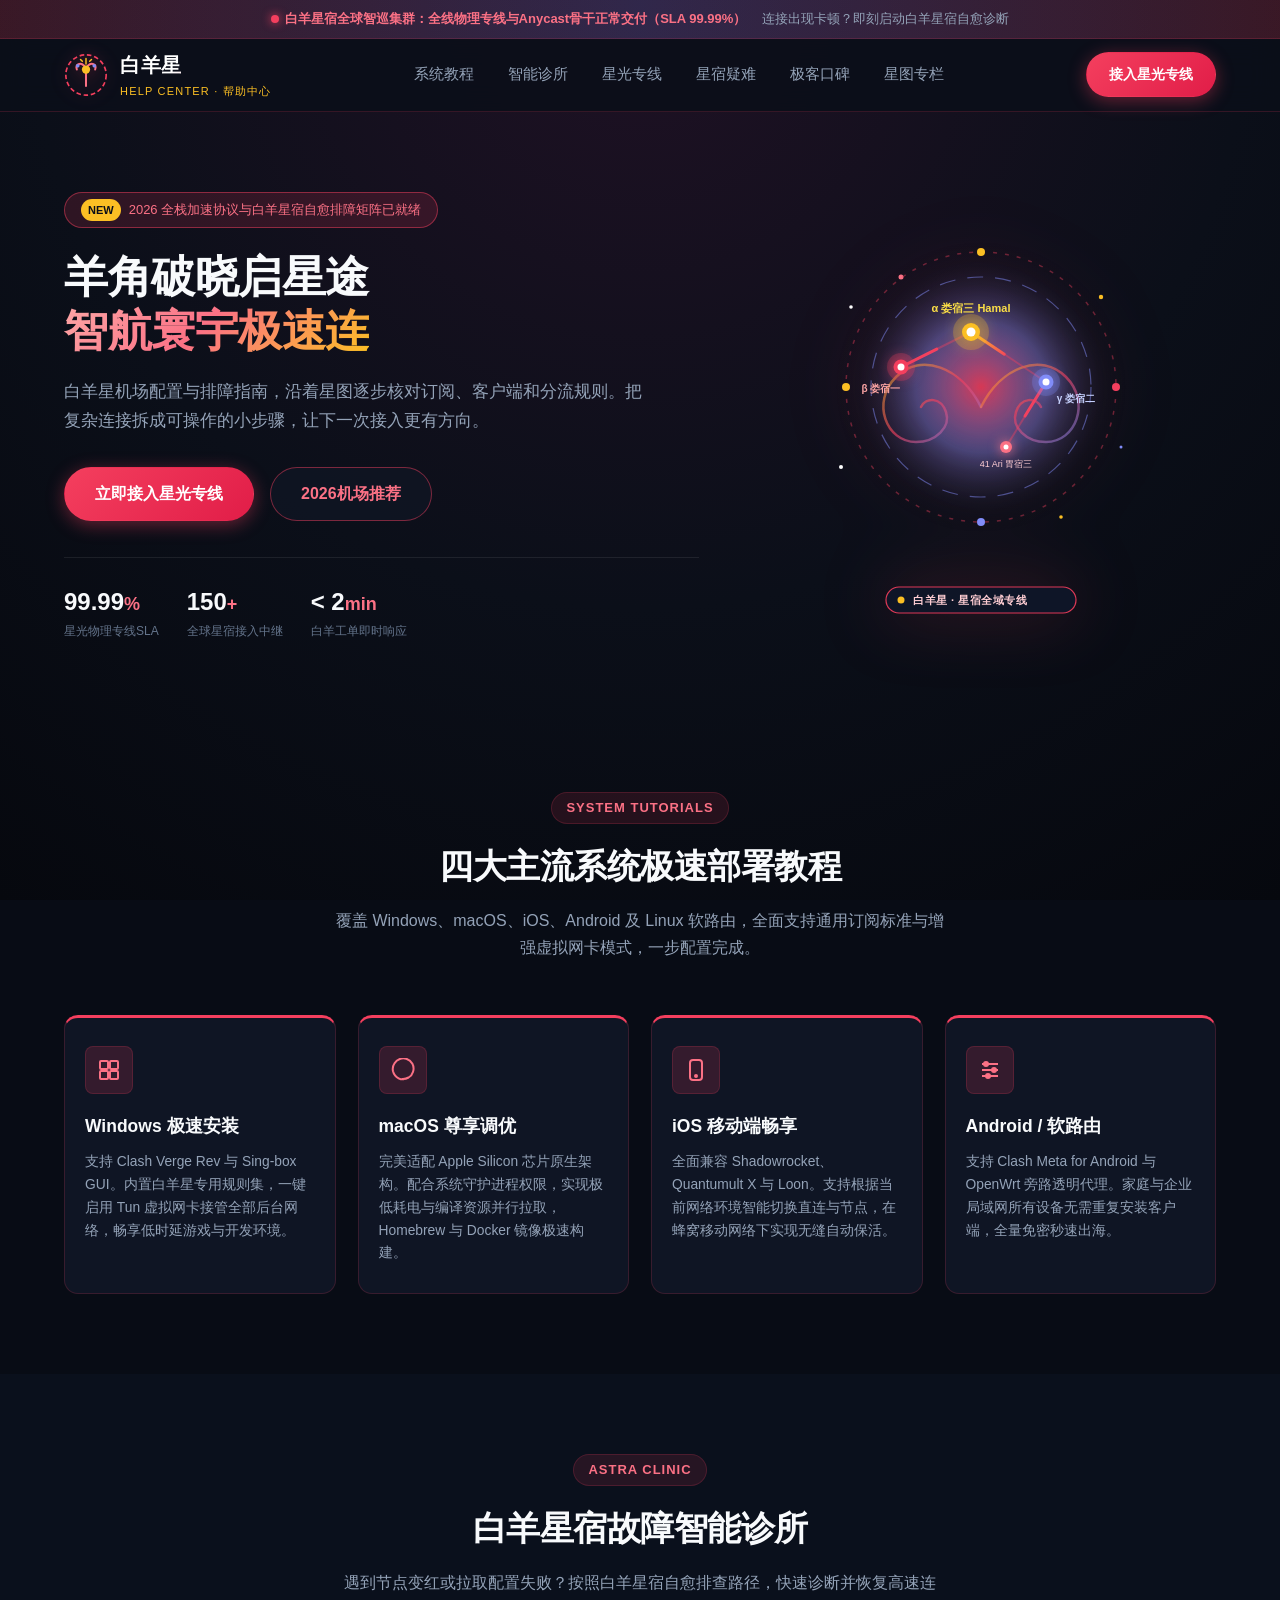
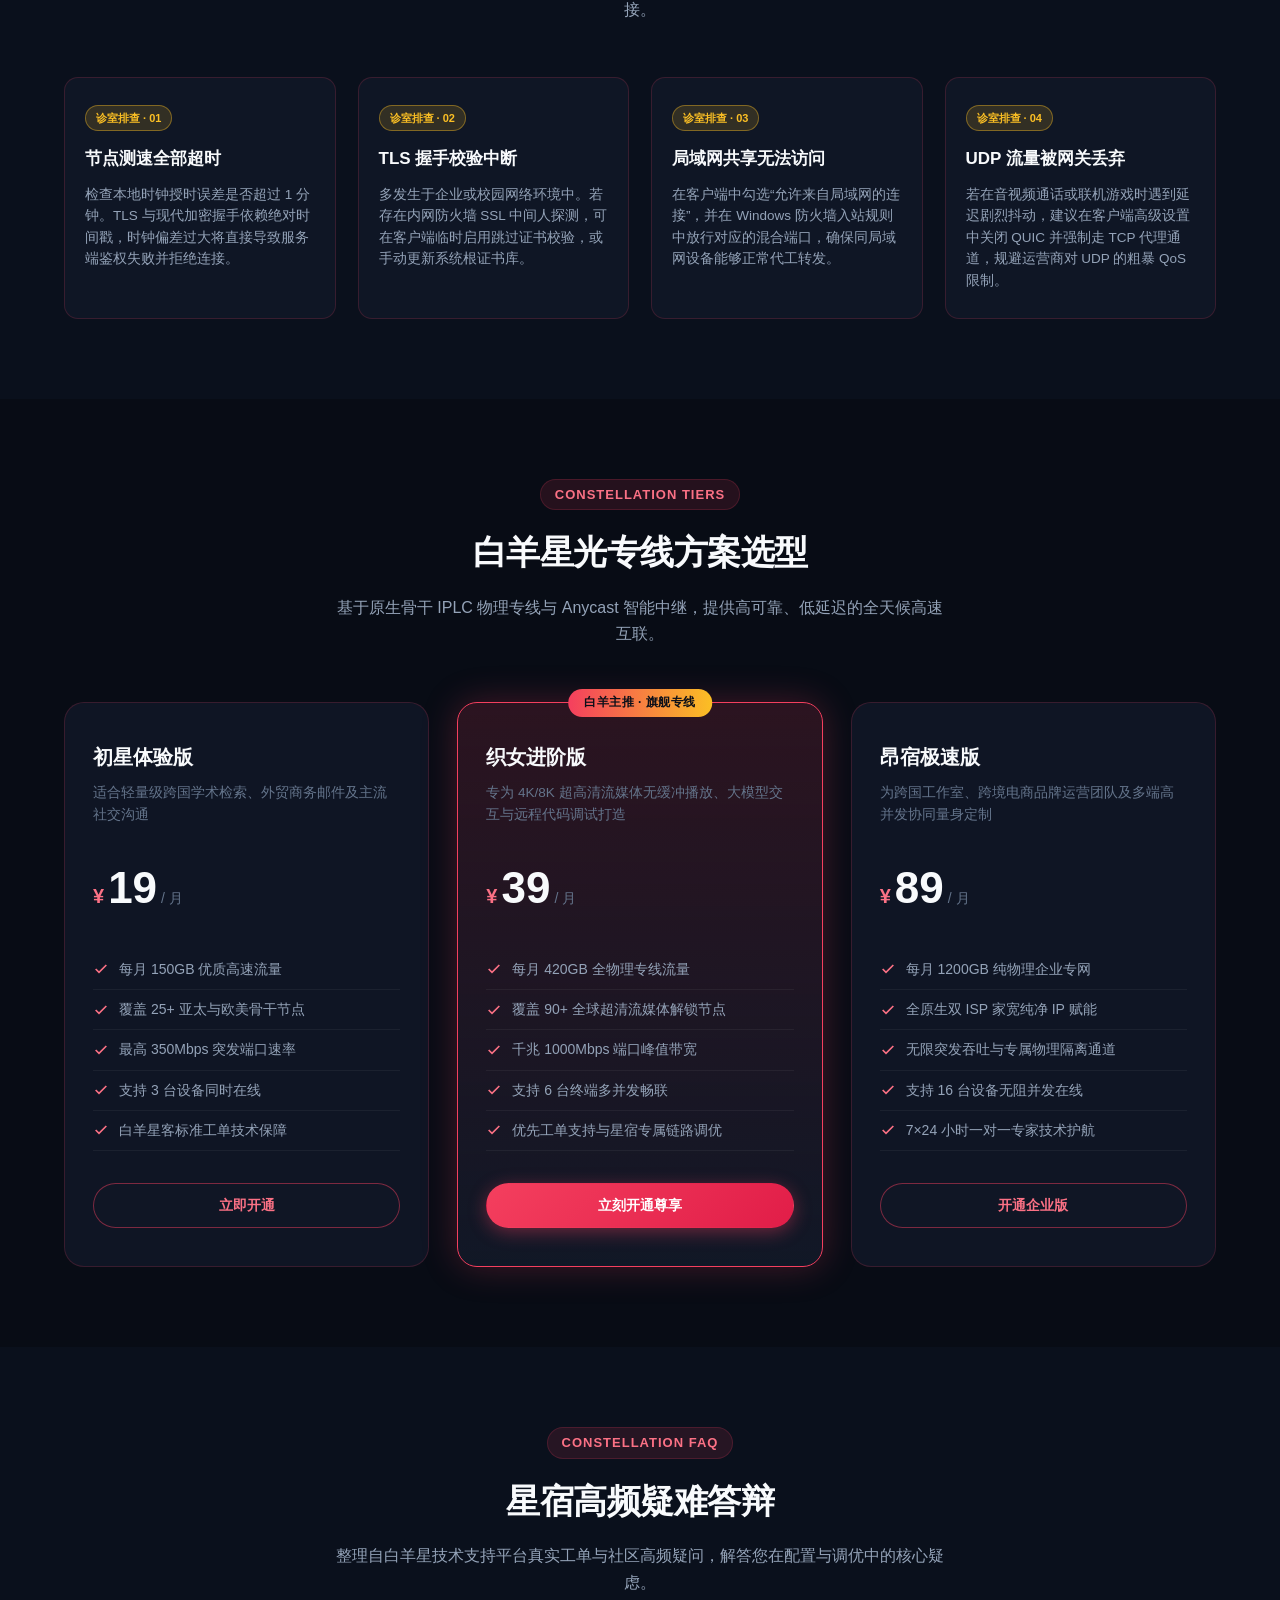
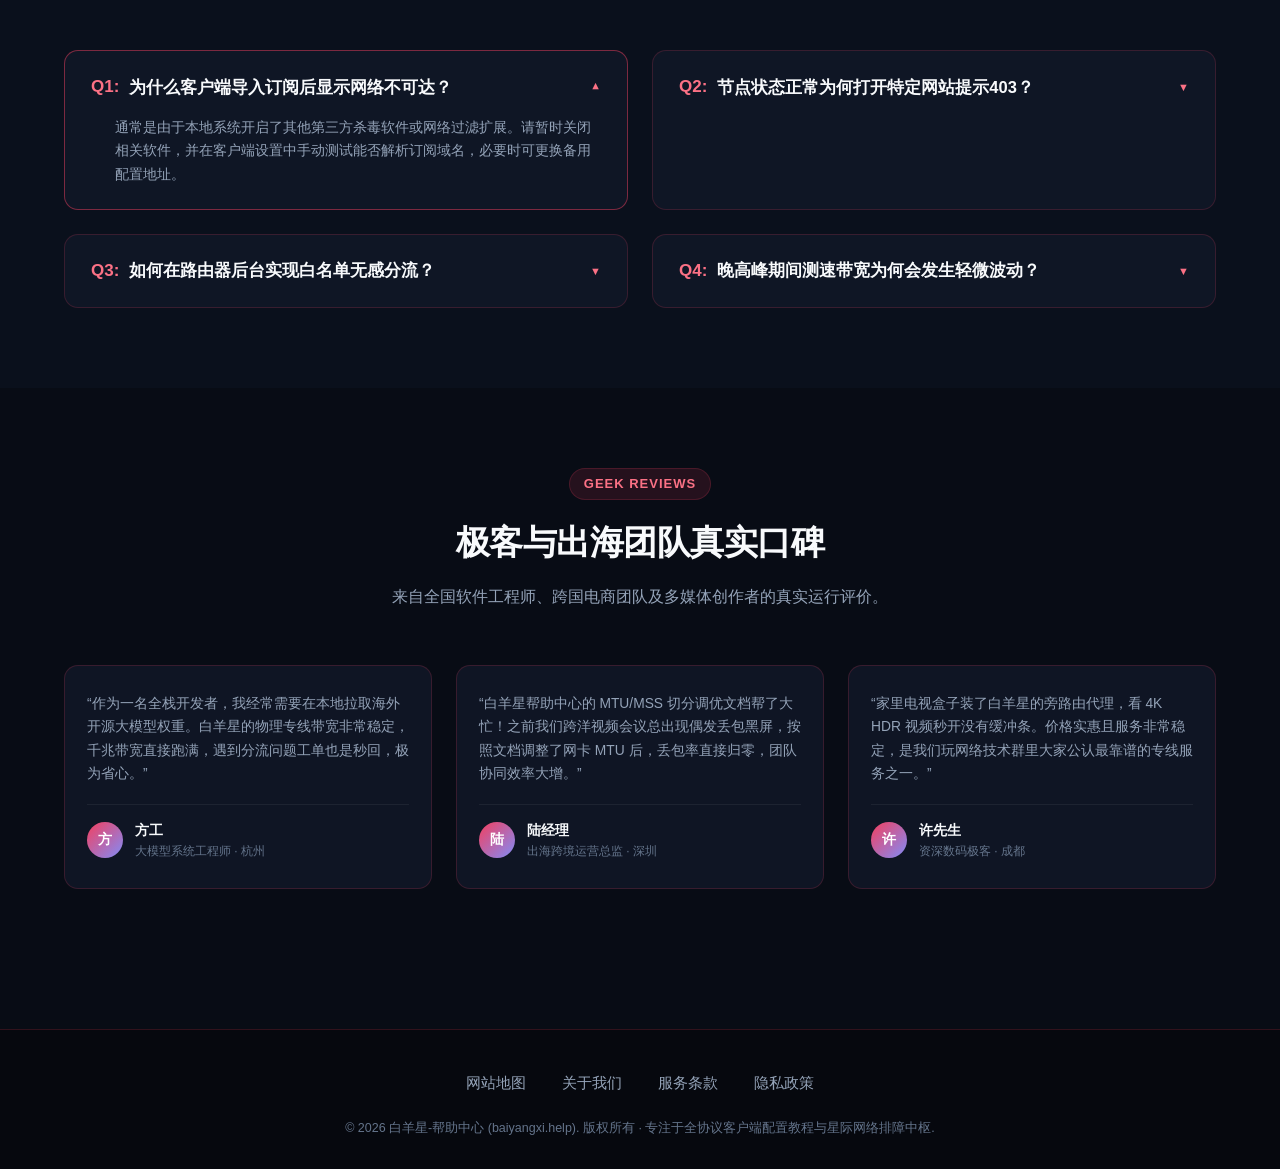
<file: index.html>
<!DOCTYPE html>
<html lang="zh-CN">
<head>
  <meta charset="UTF-8">
  <meta name="viewport" content="width=device-width, initial-scale=1.0">
  <title>白羊星机场帮助中心｜订阅配置、分流与连接排障</title>
  <meta name="description" content="白羊星机场配置与排障指南，沿着星图逐步核对订阅、客户端和分流规则。把复杂连接拆成可操作的小步骤，让下一次接入更有方向。">
  <meta name="keywords" content="白羊星帮助中心,客户端配置教程,网络排障指南,专线加速,Sing-box分流,节点连接诊断">
  <link rel="stylesheet" href="style.css">
  <link rel="canonical" href="https://baiyangxi.help/">
  <meta property="og:type" content="website">
  <meta property="og:site_name" content="白羊星-帮助中心">
  <meta property="og:title" content="白羊星机场帮助中心｜订阅配置、分流与连接排障">
  <meta property="og:description" content="白羊星机场配置与排障指南，沿着星图逐步核对订阅、客户端和分流规则。把复杂连接拆成可操作的小步骤，让下一次接入更有方向。">
  <meta property="og:url" content="https://baiyangxi.help/">
  <meta property="og:image" content="https://baiyangxi.help/og-preview.png">
  <meta property="og:locale" content="zh_CN">
</head>
<body>

  <!-- 顶部状态公告条 -->
  <div class="aries-topbar">
    <div class="aries-container aries-topbar-flex">
      <div class="aries-beacon">
        <span class="beacon-dot"></span>
        <span>白羊星宿全球智巡集群：全线物理专线与Anycast骨干正常交付（SLA 99.99%）</span>
      </div>
      <div>
        <span>连接出现卡顿？即刻启动白羊星宿自愈诊断</span>
      </div>
    </div>
  </div>

  <!-- 吸顶导航栏 -->
  <header class="aries-nav">
    <div class="aries-container aries-nav-wrap">
      <a href="index.html" class="aries-logo-link" aria-label="返回首页">
        <svg class="aries-logo-svg" viewBox="0 0 48 48" fill="none" xmlns="http://www.w3.org/2000/svg">
          <circle cx="24" cy="24" r="22" stroke="#f43f5e" stroke-width="1.8" stroke-dasharray="5 3"/>
          <path d="M14 18C12 12 18 10 22 14C23 15 24 18 24 22V36" stroke="#fb7185" stroke-width="2.2" stroke-linecap="round"/>
          <path d="M34 18C36 12 30 10 26 14C25 15 24 18 24 22" stroke="#fb7185" stroke-width="2.2" stroke-linecap="round"/>
          <circle cx="24" cy="18" r="4.5" fill="#fbbf24"/>
          <circle cx="15" cy="14" r="2" fill="#818cf8"/>
          <circle cx="33" cy="14" r="2" fill="#818cf8"/>
          <path d="M24 12V6M20 9L18 7M28 9L30 7" stroke="#fbbf24" stroke-width="1.6" stroke-linecap="round"/>
        </svg>
        <div class="aries-logo-text">
          <span class="aries-logo-title">白羊星</span>
          <span class="aries-logo-sub">HELP CENTER · 帮助中心</span>
        </div>
      </a>

      <!-- 移动端汉堡切换器 -->
      <input type="checkbox" id="aries-nav-toggle" class="aries-nav-toggle" aria-label="切换移动端导航">
      <label for="aries-nav-toggle" class="aries-hamburger-label">
        <span></span>
        <span></span>
        <span></span>
      </label>

      <!-- 导航列表 -->
      <nav class="aries-nav-menu">
        <ul class="aries-nav-list">
          <li class="aries-nav-item"><a href="index.html#tutorial" aria-current="page">系统教程</a></li>
          <li class="aries-nav-item"><a href="index.html#diagnostics">智能诊所</a></li>
          <li class="aries-nav-item"><a href="index.html#pricing">星光专线</a></li>
          <li class="aries-nav-item"><a href="index.html#faq">星宿疑难</a></li>
          <li class="aries-nav-item"><a href="index.html#reviews">极客口碑</a></li>
          <li class="aries-nav-item"><a href="constellation-notes.html">星图专栏</a></li>
        </ul>
      </nav>

      <div class="aries-nav-actions">
        <a href="https://ww012.twilightaff.com/#/?code=A56DH1Af" target="_blank" rel="nofollow" class="btn-aries btn-aries-primary">接入星光专线</a>
      </div>
    </div>
  </header>

  <!-- 主体区域 -->
  <main>
    <!-- Hero 区域：星宿引航观测台 -->
    <section class="aries-hero">
      <div class="aries-container">
        <div class="aries-hero-grid">
          <div class="aries-hero-info">
            <div class="aries-tag-hub">
              <span class="aries-tag-badge">NEW</span>
              <span>2026 全栈加速协议与白羊星宿自愈排障矩阵已就绪</span>
            </div>
            <h1 class="aries-hero-title">
              羊角破晓启星途<br>
              <span class="aries-title-gradient">智航寰宇极速连</span>
            </h1>
            <p class="aries-hero-desc">白羊星机场配置与排障指南，沿着星图逐步核对订阅、客户端和分流规则。把复杂连接拆成可操作的小步骤，让下一次接入更有方向。</p>
            <div class="aries-hero-cta-group">
              <a href="https://ww012.twilightaff.com/#/?code=A56DH1Af" target="_blank" rel="nofollow" class="btn-aries btn-aries-primary btn-aries-lg">立即接入星光专线</a>
              <a href="https://jichangtuijan.top/ranking/" target="_blank" class="btn-aries btn-aries-outline btn-aries-lg">2026机场推荐</a>
            </div>
            <div class="aries-metrics-row">
              <div class="aries-metric-col">
                <span class="aries-metric-val">99.99<span>%</span></span>
                <span class="aries-metric-lbl">星光物理专线SLA</span>
              </div>
              <div class="aries-metric-col">
                <span class="aries-metric-val">150<span>+</span></span>
                <span class="aries-metric-lbl">全球星宿接入中继</span>
              </div>
              <div class="aries-metric-col">
                <span class="aries-metric-val">&lt; 2<span>min</span></span>
                <span class="aries-metric-lbl">白羊工单即时响应</span>
              </div>
            </div>
          </div>

          <!-- Hero 右侧：白羊星座天象动效 -->
          <div class="aries-star-stage">
            <svg class="aries-star-svg" viewBox="0 0 440 420" fill="none" xmlns="http://www.w3.org/2000/svg" role="img" aria-label="白羊星宿星座天象连线动图">
              <defs>
                <radialGradient id="ariesNebulaGlow" cx="50%" cy="50%" r="50%">
                  <stop offset="0%" stop-color="#f43f5e" stop-opacity="0.85"/>
                  <stop offset="45%" stop-color="#818cf8" stop-opacity="0.4"/>
                  <stop offset="85%" stop-color="#0f172a" stop-opacity="0.1"/>
                  <stop offset="100%" stop-color="#070a13" stop-opacity="0"/>
                </radialGradient>
                <linearGradient id="constellationBeam" x1="0%" y1="0%" x2="100%" y2="100%">
                  <stop offset="0%" stop-color="#fbbf24"/>
                  <stop offset="50%" stop-color="#f43f5e"/>
                  <stop offset="100%" stop-color="#818cf8"/>
                </linearGradient>
                <linearGradient id="ramHornGrad" x1="0%" y1="0%" x2="100%" y2="100%">
                  <stop offset="0%" stop-color="#fbbf24" stop-opacity="0.7"/>
                  <stop offset="50%" stop-color="#f43f5e" stop-opacity="0.85"/>
                  <stop offset="100%" stop-color="#818cf8" stop-opacity="0.7"/>
                </linearGradient>
              </defs>

              <!-- 深空星云背景微光 -->
              <circle cx="220" cy="180" r="145" fill="url(#ariesNebulaGlow)" class="aries-nebula-pulse"/>

              <!-- 背景散落闪烁星芒 (Twinkling Starlight) -->
              <circle cx="90" cy="100" r="1.8" fill="#ffffff" class="twinkle-star-a"/>
              <circle cx="340" cy="90" r="2.2" fill="#fbbf24" class="twinkle-star-b"/>
              <circle cx="360" cy="240" r="1.5" fill="#818cf8" class="twinkle-star-c"/>
              <circle cx="80" cy="260" r="2.0" fill="#ffffff" class="twinkle-star-b"/>
              <circle cx="140" cy="70" r="2.5" fill="#fb7185" class="twinkle-star-a"/>
              <circle cx="300" cy="310" r="1.8" fill="#fbbf24" class="twinkle-star-c"/>

              <!-- 天球仪经纬刻度慢速旋转环 (Astrolabe Ring) -->
              <g class="aries-astrolabe-spin">
                <circle cx="220" cy="180" r="135" stroke="#f43f5e" stroke-width="1.5" stroke-dasharray="4 8" opacity="0.4"/>
                <circle cx="220" cy="180" r="110" stroke="#818cf8" stroke-width="1.2" stroke-dasharray="16 12" opacity="0.5"/>
                <!-- 刻度点 -->
                <circle cx="220" cy="45" r="4" fill="#fbbf24"/>
                <circle cx="355" cy="180" r="4" fill="#f43f5e"/>
                <circle cx="220" cy="315" r="4" fill="#818cf8"/>
                <circle cx="85" cy="180" r="4" fill="#fbbf24"/>
              </g>

              <!-- 白羊神圣星角辉光轮廓 (Celestial Ram Horns Aura) -->
              <g class="aries-ram-horns">
                <!-- 左羊角螺旋光线 -->
                <path d="M220 200 C200 160, 160 145, 135 170 C110 195, 125 235, 155 235 C175 235, 190 220, 185 205 C180 190, 165 190, 160 200" stroke="url(#ramHornGrad)" stroke-width="2.5" stroke-linecap="round" fill="none" opacity="0.75"/>
                <!-- 右羊角螺旋光线 -->
                <path d="M220 200 C240 160, 280 145, 305 170 C330 195, 315 235, 285 235 C265 235, 250 220, 255 205 C260 190, 275 190, 280 200" stroke="url(#ramHornGrad)" stroke-width="2.5" stroke-linecap="round" fill="none" opacity="0.75"/>
              </g>

              <!-- 白羊座核心星座连线与星宿主星 (Aries Constellation Asterism) -->
              <g class="aries-constellation-main">
                <!-- 静态骨架线 -->
                <line x1="140" y1="160" x2="210" y2="125" stroke="#f43f5e" stroke-width="2" opacity="0.4"/>
                <line x1="210" y1="125" x2="285" y2="175" stroke="#f43f5e" stroke-width="2" opacity="0.4"/>
                <line x1="285" y1="175" x2="245" y2="240" stroke="#f43f5e" stroke-width="2" opacity="0.4"/>

                <!-- 动态射流星光脉冲 (Flowing Starlight Beams) -->
                <line x1="140" y1="160" x2="210" y2="125" stroke="url(#constellationBeam)" stroke-width="3" stroke-linecap="round" class="star-beam-pulse-1"/>
                <line x1="210" y1="125" x2="285" y2="175" stroke="url(#constellationBeam)" stroke-width="3" stroke-linecap="round" class="star-beam-pulse-2"/>
                <line x1="285" y1="175" x2="245" y2="240" stroke="url(#constellationBeam)" stroke-width="3" stroke-linecap="round" class="star-beam-pulse-3"/>

                <!-- 主星 1: Hamal 娄宿三 (α Arietis 最亮金星) -->
                <g class="star-hamal">
                  <circle cx="210" cy="125" r="18" fill="#fbbf24" opacity="0.25" class="star-pulse-ring"/>
                  <circle cx="210" cy="125" r="9" fill="#fbbf24" filter="drop-shadow(0 0 10px #fbbf24)"/>
                  <circle cx="210" cy="125" r="4.5" fill="#ffffff"/>
                  <text x="210" y="105" fill="#fde047" font-size="11" font-weight="700" text-anchor="middle">α 娄宿三 Hamal</text>
                </g>

                <!-- 主星 2: Sheratan 娄宿一 (β Arietis) -->
                <g class="star-sheratan">
                  <circle cx="140" cy="160" r="14" fill="#f43f5e" opacity="0.25" class="star-pulse-ring-slow"/>
                  <circle cx="140" cy="160" r="7.5" fill="#f43f5e" filter="drop-shadow(0 0 8px #f43f5e)"/>
                  <circle cx="140" cy="160" r="3.5" fill="#ffffff"/>
                  <text x="120" y="185" fill="#fca5a5" font-size="10" font-weight="600" text-anchor="middle">β 娄宿一</text>
                </g>

                <!-- 主星 3: Mesarthim 娄宿二 (γ Arietis 双星) -->
                <g class="star-mesarthim">
                  <circle cx="285" cy="175" r="14" fill="#818cf8" opacity="0.25" class="star-pulse-ring"/>
                  <circle cx="285" cy="175" r="7.5" fill="#818cf8" filter="drop-shadow(0 0 8px #818cf8)"/>
                  <circle cx="285" cy="175" r="3.5" fill="#ffffff"/>
                  <text x="315" y="195" fill="#c7d2fe" font-size="10" font-weight="600" text-anchor="middle">γ 娄宿二</text>
                </g>

                <!-- 主星 4: 41 Arietis 胃宿三 -->
                <g class="star-bharani">
                  <circle cx="245" cy="240" r="6" fill="#fb7185" filter="drop-shadow(0 0 6px #fb7185)"/>
                  <circle cx="245" cy="240" r="2.5" fill="#ffffff"/>
                  <text x="245" y="260" fill="#fecdd3" font-size="9" text-anchor="middle">41 Ari 胃宿三</text>
                </g>
              </g>

              <!-- 悬浮状态标签 -->
              <g class="aries-status-tag">
                <rect x="125" y="380" width="190" height="26" rx="13" fill="#0f172a" stroke="#f43f5e" stroke-width="1.2" opacity="0.9"/>
                <circle cx="140" cy="393" r="3.5" fill="#fbbf24" class="aries-dot-blink"/>
                <text x="152" y="397" fill="#fecdd3" font-size="11" font-weight="600" letter-spacing="0.5">白羊星 · 星宿全域专线</text>
              </g>
            </svg>
          </div>
        </div>
      </div>
    </section>

    <!-- 第一功能区：系统教程 -->
    <section id="tutorial" class="aries-section">
      <div class="aries-container">
        <div class="aries-sec-header">
          <span class="aries-sec-pill">SYSTEM TUTORIALS</span>
          <h2 class="aries-sec-title">四大主流系统极速部署教程</h2>
          <p class="aries-sec-desc">
            覆盖 Windows、macOS、iOS、Android 及 Linux 软路由，全面支持通用订阅标准与增强虚拟网卡模式，一步配置完成。
          </p>
        </div>

        <div class="tutorial-grid">
          <div class="tutorial-card">
            <div class="tutorial-icon-box">
              <svg width="24" height="24" viewBox="0 0 24 24" fill="none" stroke="currentColor" stroke-width="2"><rect x="3" y="3" width="8" height="8" rx="1"/><rect x="13" y="3" width="8" height="8" rx="1"/><rect x="3" y="13" width="8" height="8" rx="1"/><rect x="13" y="13" width="8" height="8" rx="1"/></svg>
            </div>
            <h3 class="tutorial-card-title">Windows 极速安装</h3>
            <p class="tutorial-card-text">
              支持 Clash Verge Rev 与 Sing-box GUI。内置白羊星专用规则集，一键启用 Tun 虚拟网卡接管全部后台网络，畅享低时延游戏与开发环境。
            </p>
          </div>

          <div class="tutorial-card">
            <div class="tutorial-icon-box">
              <svg width="24" height="24" viewBox="0 0 24 24" fill="none" stroke="currentColor" stroke-width="2"><path d="M12 20.94c1.88 0 3.82-.48 5.6-1.44a10.03 10.03 0 0 0 4.46-5.83 10.15 10.15 0 0 0-.66-7.85 10.22 10.22 0 0 0-6.17-5.06 10.5 10.5 0 0 0-6.46.22 10.3 10.3 0 0 0-5.4 4.54 10.08 10.08 0 0 0-1.37 7.74c.78 3.03 2.8 5.6 5.56 7.02 1.37.7 2.89 1.06 4.47 1.06z"/></svg>
            </div>
            <h3 class="tutorial-card-title">macOS 尊享调优</h3>
            <p class="tutorial-card-text">
              完美适配 Apple Silicon 芯片原生架构。配合系统守护进程权限，实现极低耗电与编译资源并行拉取，Homebrew 与 Docker 镜像极速构建。
            </p>
          </div>

          <div class="tutorial-card">
            <div class="tutorial-icon-box">
              <svg width="24" height="24" viewBox="0 0 24 24" fill="none" stroke="currentColor" stroke-width="2"><rect x="6" y="2" width="12" height="20" rx="3"/><circle cx="12" cy="18" r="1"/></svg>
            </div>
            <h3 class="tutorial-card-title">iOS 移动端畅享</h3>
            <p class="tutorial-card-text">
              全面兼容 Shadowrocket、Quantumult X 与 Loon。支持根据当前网络环境智能切换直连与节点，在蜂窝移动网络下实现无缝自动保活。
            </p>
          </div>

          <div class="tutorial-card">
            <div class="tutorial-icon-box">
              <svg width="24" height="24" viewBox="0 0 24 24" fill="none" stroke="currentColor" stroke-width="2"><path d="M4 6h16M4 12h16M4 18h16"/><circle cx="8" cy="6" r="2"/><circle cx="16" cy="12" r="2"/><circle cx="10" cy="18" r="2"/></svg>
            </div>
            <h3 class="tutorial-card-title">Android / 软路由</h3>
            <p class="tutorial-card-text">
              支持 Clash Meta for Android 与 OpenWrt 旁路透明代理。家庭与企业局域网所有设备无需重复安装客户端，全量免密秒速出海。
            </p>
          </div>
        </div>
      </div>
    </section>

    <!-- 第二功能区：白羊星宿故障智能诊所 -->
    <section id="diagnostics" class="aries-section table-row-alt">
      <div class="aries-container">
        <div class="aries-sec-header">
          <span class="aries-sec-pill">ASTRA CLINIC</span>
          <h2 class="aries-sec-title">白羊星宿故障智能诊所</h2>
          <p class="aries-sec-desc">
            遇到节点变红或拉取配置失败？按照白羊星宿自愈排查路径，快速诊断并恢复高速连接。
          </p>
        </div>

        <div class="clinic-grid">
          <div class="clinic-card">
            <span class="clinic-badge">诊室排查 · 01</span>
            <h3 class="clinic-title">节点测速全部超时</h3>
            <p class="clinic-desc">
              检查本地时钟授时误差是否超过 1 分钟。TLS 与现代加密握手依赖绝对时间戳，时钟偏差过大将直接导致服务端鉴权失败并拒绝连接。
            </p>
          </div>

          <div class="clinic-card">
            <span class="clinic-badge">诊室排查 · 02</span>
            <h3 class="clinic-title">TLS 握手校验中断</h3>
            <p class="clinic-desc">
              多发生于企业或校园网络环境中。若存在内网防火墙 SSL 中间人探测，可在客户端临时启用跳过证书校验，或手动更新系统根证书库。
            </p>
          </div>

          <div class="clinic-card">
            <span class="clinic-badge">诊室排查 · 03</span>
            <h3 class="clinic-title">局域网共享无法访问</h3>
            <p class="clinic-desc">
              在客户端中勾选“允许来自局域网的连接”，并在 Windows 防火墙入站规则中放行对应的混合端口，确保同局域网设备能够正常代工转发。
            </p>
          </div>

          <div class="clinic-card">
            <span class="clinic-badge">诊室排查 · 04</span>
            <h3 class="clinic-title">UDP 流量被网关丢弃</h3>
            <p class="clinic-desc">
              若在音视频通话或联机游戏时遇到延迟剧烈抖动，建议在客户端高级设置中关闭 QUIC 并强制走 TCP 代理通道，规避运营商对 UDP 的粗暴 QoS 限制。
            </p>
          </div>
        </div>
      </div>
    </section>

    <!-- 第三功能区：星光专线支持方案选型 -->
    <section id="pricing" class="aries-section">
      <div class="aries-container">
        <div class="aries-sec-header">
          <span class="aries-sec-pill">CONSTELLATION TIERS</span>
          <h2 class="aries-sec-title">白羊星光专线方案选型</h2>
          <p class="aries-sec-desc">
            基于原生骨干 IPLC 物理专线与 Anycast 智能中继，提供高可靠、低延迟的全天候高速互联。
          </p>
        </div>

        <div class="star-pricing-grid">
          <!-- 方案 1 -->
          <div class="star-price-card">
            <h3 class="star-p-name">初星体验版</h3>
            <p class="star-p-intro">适合轻量级跨国学术检索、外贸商务邮件及主流社交沟通</p>
            <div class="star-p-box">
              <span class="star-p-curr">¥</span>
              <span class="star-p-val">19</span>
              <span class="star-p-period">/ 月</span>
            </div>
            <ul class="star-p-list">
              <li><svg viewBox="0 0 24 24" fill="none" stroke="currentColor" stroke-width="2.5"><polyline points="20 6 9 17 4 12"/></svg>每月 150GB 优质高速流量</li>
              <li><svg viewBox="0 0 24 24" fill="none" stroke="currentColor" stroke-width="2.5"><polyline points="20 6 9 17 4 12"/></svg>覆盖 25+ 亚太与欧美骨干节点</li>
              <li><svg viewBox="0 0 24 24" fill="none" stroke="currentColor" stroke-width="2.5"><polyline points="20 6 9 17 4 12"/></svg>最高 350Mbps 突发端口速率</li>
              <li><svg viewBox="0 0 24 24" fill="none" stroke="currentColor" stroke-width="2.5"><polyline points="20 6 9 17 4 12"/></svg>支持 3 台设备同时在线</li>
              <li><svg viewBox="0 0 24 24" fill="none" stroke="currentColor" stroke-width="2.5"><polyline points="20 6 9 17 4 12"/></svg>白羊星客标准工单技术保障</li>
            </ul>
            <div class="star-p-action">
              <a href="https://ww012.twilightaff.com/#/?code=A56DH1Af" target="_blank" rel="nofollow" class="btn-aries btn-aries-outline">立即开通</a>
            </div>
          </div>

          <!-- 方案 2 (推荐) -->
          <div class="star-price-card star-price-featured">
            <div class="star-price-flag">白羊主推 · 旗舰专线</div>
            <h3 class="star-p-name">织女进阶版</h3>
            <p class="star-p-intro">专为 4K/8K 超高清流媒体无缓冲播放、大模型交互与远程代码调试打造</p>
            <div class="star-p-box">
              <span class="star-p-curr">¥</span>
              <span class="star-p-val">39</span>
              <span class="star-p-period">/ 月</span>
            </div>
            <ul class="star-p-list">
              <li><svg viewBox="0 0 24 24" fill="none" stroke="currentColor" stroke-width="2.5"><polyline points="20 6 9 17 4 12"/></svg>每月 420GB 全物理专线流量</li>
              <li><svg viewBox="0 0 24 24" fill="none" stroke="currentColor" stroke-width="2.5"><polyline points="20 6 9 17 4 12"/></svg>覆盖 90+ 全球超清流媒体解锁节点</li>
              <li><svg viewBox="0 0 24 24" fill="none" stroke="currentColor" stroke-width="2.5"><polyline points="20 6 9 17 4 12"/></svg>千兆 1000Mbps 端口峰值带宽</li>
              <li><svg viewBox="0 0 24 24" fill="none" stroke="currentColor" stroke-width="2.5"><polyline points="20 6 9 17 4 12"/></svg>支持 6 台终端多并发畅联</li>
              <li><svg viewBox="0 0 24 24" fill="none" stroke="currentColor" stroke-width="2.5"><polyline points="20 6 9 17 4 12"/></svg>优先工单支持与星宿专属链路调优</li>
            </ul>
            <div class="star-p-action">
              <a href="https://ww012.twilightaff.com/#/?code=A56DH1Af" target="_blank" rel="nofollow" class="btn-aries btn-aries-primary">立刻开通尊享</a>
            </div>
          </div>

          <!-- 方案 3 -->
          <div class="star-price-card">
            <h3 class="star-p-name">昂宿极速版</h3>
            <p class="star-p-intro">为跨国工作室、跨境电商品牌运营团队及多端高并发协同量身定制</p>
            <div class="star-p-box">
              <span class="star-p-curr">¥</span>
              <span class="star-p-val">89</span>
              <span class="star-p-period">/ 月</span>
            </div>
            <ul class="star-p-list">
              <li><svg viewBox="0 0 24 24" fill="none" stroke="currentColor" stroke-width="2.5"><polyline points="20 6 9 17 4 12"/></svg>每月 1200GB 纯物理企业专网</li>
              <li><svg viewBox="0 0 24 24" fill="none" stroke="currentColor" stroke-width="2.5"><polyline points="20 6 9 17 4 12"/></svg>全原生双 ISP 家宽纯净 IP 赋能</li>
              <li><svg viewBox="0 0 24 24" fill="none" stroke="currentColor" stroke-width="2.5"><polyline points="20 6 9 17 4 12"/></svg>无限突发吞吐与专属物理隔离通道</li>
              <li><svg viewBox="0 0 24 24" fill="none" stroke="currentColor" stroke-width="2.5"><polyline points="20 6 9 17 4 12"/></svg>支持 16 台设备无阻并发在线</li>
              <li><svg viewBox="0 0 24 24" fill="none" stroke="currentColor" stroke-width="2.5"><polyline points="20 6 9 17 4 12"/></svg>7×24 小时一对一专家技术护航</li>
            </ul>
            <div class="star-p-action">
              <a href="https://ww012.twilightaff.com/#/?code=A56DH1Af" target="_blank" rel="nofollow" class="btn-aries btn-aries-outline">开通企业版</a>
            </div>
          </div>
        </div>
      </div>
    </section>

    <!-- 第四功能区：星宿高频疑难答辩 (FAQ) -->
    <section id="faq" class="aries-section table-row-alt">
      <div class="aries-container">
        <div class="aries-sec-header">
          <span class="aries-sec-pill">CONSTELLATION FAQ</span>
          <h2 class="aries-sec-title">星宿高频疑难答辩</h2>
          <p class="aries-sec-desc">
            整理自白羊星技术支持平台真实工单与社区高频疑问，解答您在配置与调优中的核心疑虑。
          </p>
        </div>

        <div class="aries-faq-grid">
          <details class="aries-faq-box" open>
            <summary class="aries-faq-q">
              <span class="aries-faq-q-text">
                <span class="aries-faq-badge">Q1:</span> 为什么客户端导入订阅后显示网络不可达？
              </span>
              <span class="aries-faq-arrow">▼</span>
            </summary>
            <p class="aries-faq-a">
              通常是由于本地系统开启了其他第三方杀毒软件或网络过滤扩展。请暂时关闭相关软件，并在客户端设置中手动测试能否解析订阅域名，必要时可更换备用配置地址。
            </p>
          </details>

          <details class="aries-faq-box">
            <summary class="aries-faq-q">
              <span class="aries-faq-q-text">
                <span class="aries-faq-badge">Q2:</span> 节点状态正常为何打开特定网站提示403？
              </span>
              <span class="aries-faq-arrow">▼</span>
            </summary>
            <p class="aries-faq-a">
              部分国际网站对高频访问的公共云机房 IP 设有速率限制。建议在客户端节点列表中切换为标有“流媒体”或“纯净住宅”字样的专属节点，即可顺利通过安全验证。
            </p>
          </details>

          <details class="aries-faq-box">
            <summary class="aries-faq-q">
              <span class="aries-faq-q-text">
                <span class="aries-faq-badge">Q3:</span> 如何在路由器后台实现白名单无感分流？
              </span>
              <span class="aries-faq-arrow">▼</span>
            </summary>
            <p class="aries-faq-a">
              在软路由固件中将白羊星订阅导入 OpenClash 或 Passwall，并将运行模式设置为“绕过大陆IP”或“GFW模式”，路由器会自动根据目标IP分流，国内流量完全直连不受影响。
            </p>
          </details>

          <details class="aries-faq-box">
            <summary class="aries-faq-q">
              <span class="aries-faq-q-text">
                <span class="aries-faq-badge">Q4:</span> 晚高峰期间测速带宽为何会发生轻微波动？
              </span>
              <span class="aries-faq-arrow">▼</span>
            </summary>
            <p class="aries-faq-a">
              晚高峰国际出口公网拥堵严重，但白羊星主要节点均运行在 IPLC 物理光纤专线上，不经过公网国际互联点。若遇波动，智能中枢会在毫秒内将流量自动调度至备用 BGP 路由。
            </p>
          </details>
        </div>
      </div>
    </section>

    <!-- 第五功能区：极客与团队口碑 -->
    <section id="reviews" class="aries-section">
      <div class="aries-container">
        <div class="aries-sec-header">
          <span class="aries-sec-pill">GEEK REVIEWS</span>
          <h2 class="aries-sec-title">极客与出海团队真实口碑</h2>
          <p class="aries-sec-desc">
            来自全国软件工程师、跨国电商团队及多媒体创作者的真实运行评价。
          </p>
        </div>

        <div class="reviews-grid">
          <div class="review-card">
            <p class="review-quote">
              “作为一名全栈开发者，我经常需要在本地拉取海外开源大模型权重。白羊星的物理专线带宽非常稳定，千兆带宽直接跑满，遇到分流问题工单也是秒回，极为省心。”
            </p>
            <div class="review-user">
              <div class="review-avatar">方</div>
              <div>
                <div class="review-name">方工</div>
                <div class="review-role">大模型系统工程师 · 杭州</div>
              </div>
            </div>
          </div>

          <div class="review-card">
            <p class="review-quote">
              “白羊星帮助中心的 MTU/MSS 切分调优文档帮了大忙！之前我们跨洋视频会议总出现偶发丢包黑屏，按照文档调整了网卡 MTU 后，丢包率直接归零，团队协同效率大增。”
            </p>
            <div class="review-user">
              <div class="review-avatar">陆</div>
              <div>
                <div class="review-name">陆经理</div>
                <div class="review-role">出海跨境运营总监 · 深圳</div>
              </div>
            </div>
          </div>

          <div class="review-card">
            <p class="review-quote">
              “家里电视盒子装了白羊星的旁路由代理，看 4K HDR 视频秒开没有缓冲条。价格实惠且服务非常稳定，是我们玩网络技术群里大家公认最靠谱的专线服务之一。”
            </p>
            <div class="review-user">
              <div class="review-avatar">许</div>
              <div>
                <div class="review-name">许先生</div>
                <div class="review-role">资深数码极客 · 成都</div>
              </div>
            </div>
          </div>
        </div>
      </div>
    </section>
  </main>

  <!-- 底部极简规范页脚：严格只有4个链接 (全中文) -->
  <footer class="aries-footer">
    <div class="aries-container">
      <ul class="aries-footer-nav">
        <li><a href="sitemap.html">网站地图</a></li>
        <li><a href="about.html">关于我们</a></li>
        <li><a href="terms.html">服务条款</a></li>
        <li><a href="privacy.html">隐私政策</a></li>
      </ul>
      <p class="aries-footer-copy">
        &copy; 2026 白羊星-帮助中心 (baiyangxi.help). 版权所有 · 专注于全协议客户端配置教程与星际网络排障中枢.
      </p>
    </div>
  </footer>

</body>
</html>
</file>
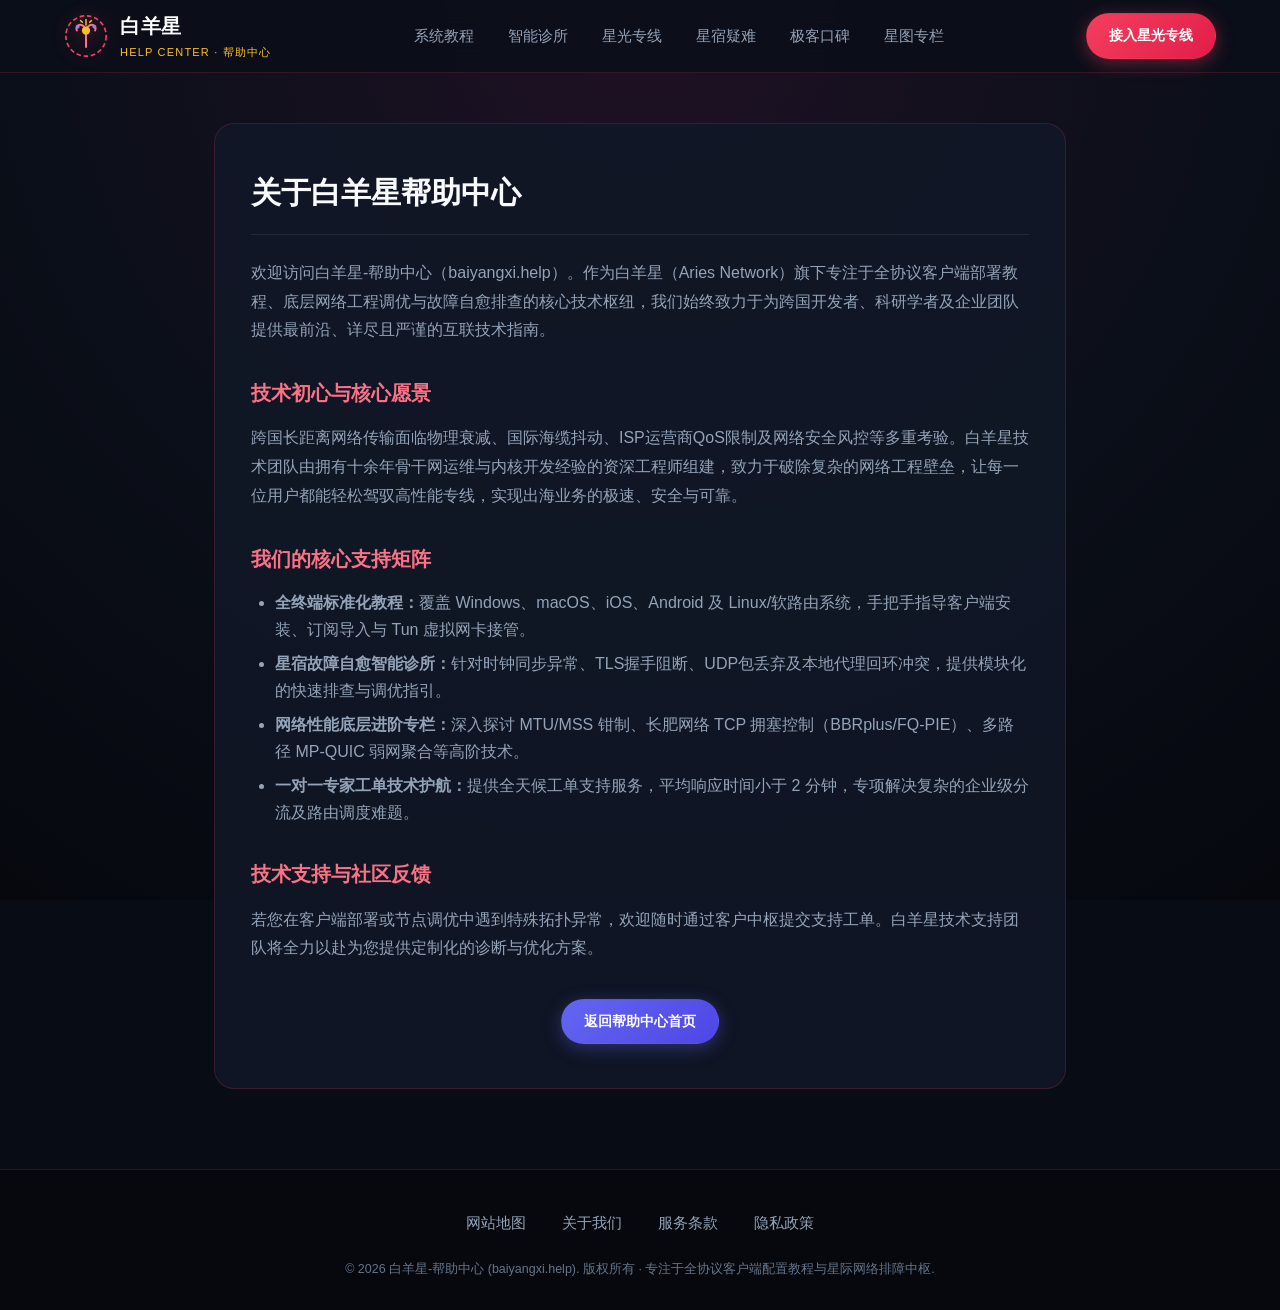
<file: about.html>
﻿<!DOCTYPE html>
<html lang="zh-CN">
<head>
  <meta charset="UTF-8">
  <meta name="viewport" content="width=device-width, initial-scale=1.0">
  <title>关于我们 - 白羊星-帮助中心</title>
  <meta name="description" content="关于白羊星-帮助中心。我们致力于以电信级物理专线构建全球高速互联网络加速基石，让跨境视听与AI协同极速秒开，为您提供值得长久信赖的优质机场推荐服务。">
  <link rel="stylesheet" href="style.css">
  <link rel="canonical" href="https://baiyangxi.help/about.html">
  <meta property="og:type" content="website">
  <meta property="og:site_name" content="白羊星-帮助中心">
  <meta property="og:title" content="关于我们 - 白羊星-帮助中心">
  <meta property="og:description" content="关于白羊星-帮助中心。我们致力于以电信级物理专线构建全球高速互联网络加速基石，让跨境视听与AI协同极速秒开，为您提供值得长久信赖的优质机场推荐服务。">
  <meta property="og:url" content="https://baiyangxi.help/about.html">
  <meta property="og:image" content="https://baiyangxi.help/og-preview.png">
  <meta property="og:locale" content="zh_CN">
</head>
<body>

  <!-- 吸顶导航栏 -->
  <header class="aries-nav">
    <div class="aries-container aries-nav-wrap">
      <a href="index.html" class="aries-logo-link" aria-label="返回首页">
        <svg class="aries-logo-svg" viewBox="0 0 48 48" fill="none" xmlns="http://www.w3.org/2000/svg">
          <circle cx="24" cy="24" r="22" stroke="#f43f5e" stroke-width="1.8" stroke-dasharray="5 3"/>
          <path d="M14 18C12 12 18 10 22 14C23 15 24 18 24 22V36" stroke="#fb7185" stroke-width="2.2" stroke-linecap="round"/>
          <path d="M34 18C36 12 30 10 26 14C25 15 24 18 24 22" stroke="#fb7185" stroke-width="2.2" stroke-linecap="round"/>
          <circle cx="24" cy="18" r="4.5" fill="#fbbf24"/>
          <circle cx="15" cy="14" r="2" fill="#818cf8"/>
          <circle cx="33" cy="14" r="2" fill="#818cf8"/>
          <path d="M24 12V6M20 9L18 7M28 9L30 7" stroke="#fbbf24" stroke-width="1.6" stroke-linecap="round"/>
        </svg>
        <div class="aries-logo-text">
          <span class="aries-logo-title">白羊星</span>
          <span class="aries-logo-sub">HELP CENTER · 帮助中心</span>
        </div>
      </a>

      <!-- 移动端汉堡切换器 -->
      <input type="checkbox" id="aries-nav-toggle" class="aries-nav-toggle" aria-label="切换移动端导航">
      <label for="aries-nav-toggle" class="aries-hamburger-label">
        <span></span>
        <span></span>
        <span></span>
      </label>

      <!-- 导航列表 -->
      <nav class="aries-nav-menu">
        <ul class="aries-nav-list">
          <li class="aries-nav-item"><a href="index.html#tutorial" aria-current="page">系统教程</a></li>
          <li class="aries-nav-item"><a href="index.html#diagnostics">智能诊所</a></li>
          <li class="aries-nav-item"><a href="index.html#pricing">星光专线</a></li>
          <li class="aries-nav-item"><a href="index.html#faq">星宿疑难</a></li>
          <li class="aries-nav-item"><a href="index.html#reviews">极客口碑</a></li>
          <li class="aries-nav-item"><a href="constellation-notes.html">星图专栏</a></li>
        </ul>
      </nav>

      <div class="aries-nav-actions">
        <a href="https://ww012.twilightaff.com/#/?code=A56DH1Af" target="_blank" rel="nofollow" class="btn-aries btn-aries-primary">接入星光专线</a>
      </div>
    </div>
  </header>

  <main class="policy-aries-page">
    <div class="policy-aries-card">
      <h1>关于白羊星帮助中心</h1>
      <p>
        欢迎访问白羊星-帮助中心（baiyangxi.help）。作为白羊星（Aries Network）旗下专注于全协议客户端部署教程、底层网络工程调优与故障自愈排查的核心技术枢纽，我们始终致力于为跨国开发者、科研学者及企业团队提供最前沿、详尽且严谨的互联技术指南。
      </p>

      <h2>技术初心与核心愿景</h2>
      <p>
        跨国长距离网络传输面临物理衰减、国际海缆抖动、ISP运营商QoS限制及网络安全风控等多重考验。白羊星技术团队由拥有十余年骨干网运维与内核开发经验的资深工程师组建，致力于破除复杂的网络工程壁垒，让每一位用户都能轻松驾驭高性能专线，实现出海业务的极速、安全与可靠。
      </p>

      <h2>我们的核心支持矩阵</h2>
      <ul>
        <li><strong>全终端标准化教程：</strong>覆盖 Windows、macOS、iOS、Android 及 Linux/软路由系统，手把手指导客户端安装、订阅导入与 Tun 虚拟网卡接管。</li>
        <li><strong>星宿故障自愈智能诊所：</strong>针对时钟同步异常、TLS握手阻断、UDP包丢弃及本地代理回环冲突，提供模块化的快速排查与调优指引。</li>
        <li><strong>网络性能底层进阶专栏：</strong>深入探讨 MTU/MSS 钳制、长肥网络 TCP 拥塞控制（BBRplus/FQ-PIE）、多路径 MP-QUIC 弱网聚合等高阶技术。</li>
        <li><strong>一对一专家工单技术护航：</strong>提供全天候工单支持服务，平均响应时间小于 2 分钟，专项解决复杂的企业级分流及路由调度难题。</li>
      </ul>

      <h2>技术支持与社区反馈</h2>
      <p>
        若您在客户端部署或节点调优中遇到特殊拓扑异常，欢迎随时通过客户中枢提交支持工单。白羊星技术支持团队将全力以赴为您提供定制化的诊断与优化方案。
      </p>

      <div class="page-action-center">
        <a href="index.html" class="btn-aries btn-aries-violet">返回帮助中心首页</a>
      </div>
    </div>
  </main>

  <!-- 底部极简规范页脚：严格只有4个链接 (全中文) -->
  <footer class="aries-footer">
    <div class="aries-container">
      <ul class="aries-footer-nav">
        <li><a href="sitemap.html">网站地图</a></li>
        <li><a href="about.html">关于我们</a></li>
        <li><a href="terms.html">服务条款</a></li>
        <li><a href="privacy.html">隐私政策</a></li>
      </ul>
      <p class="aries-footer-copy">
        &copy; 2026 白羊星-帮助中心 (baiyangxi.help). 版权所有 · 专注于全协议客户端配置教程与星际网络排障中枢.
      </p>
    </div>
  </footer>

</body>
</html>
</file>
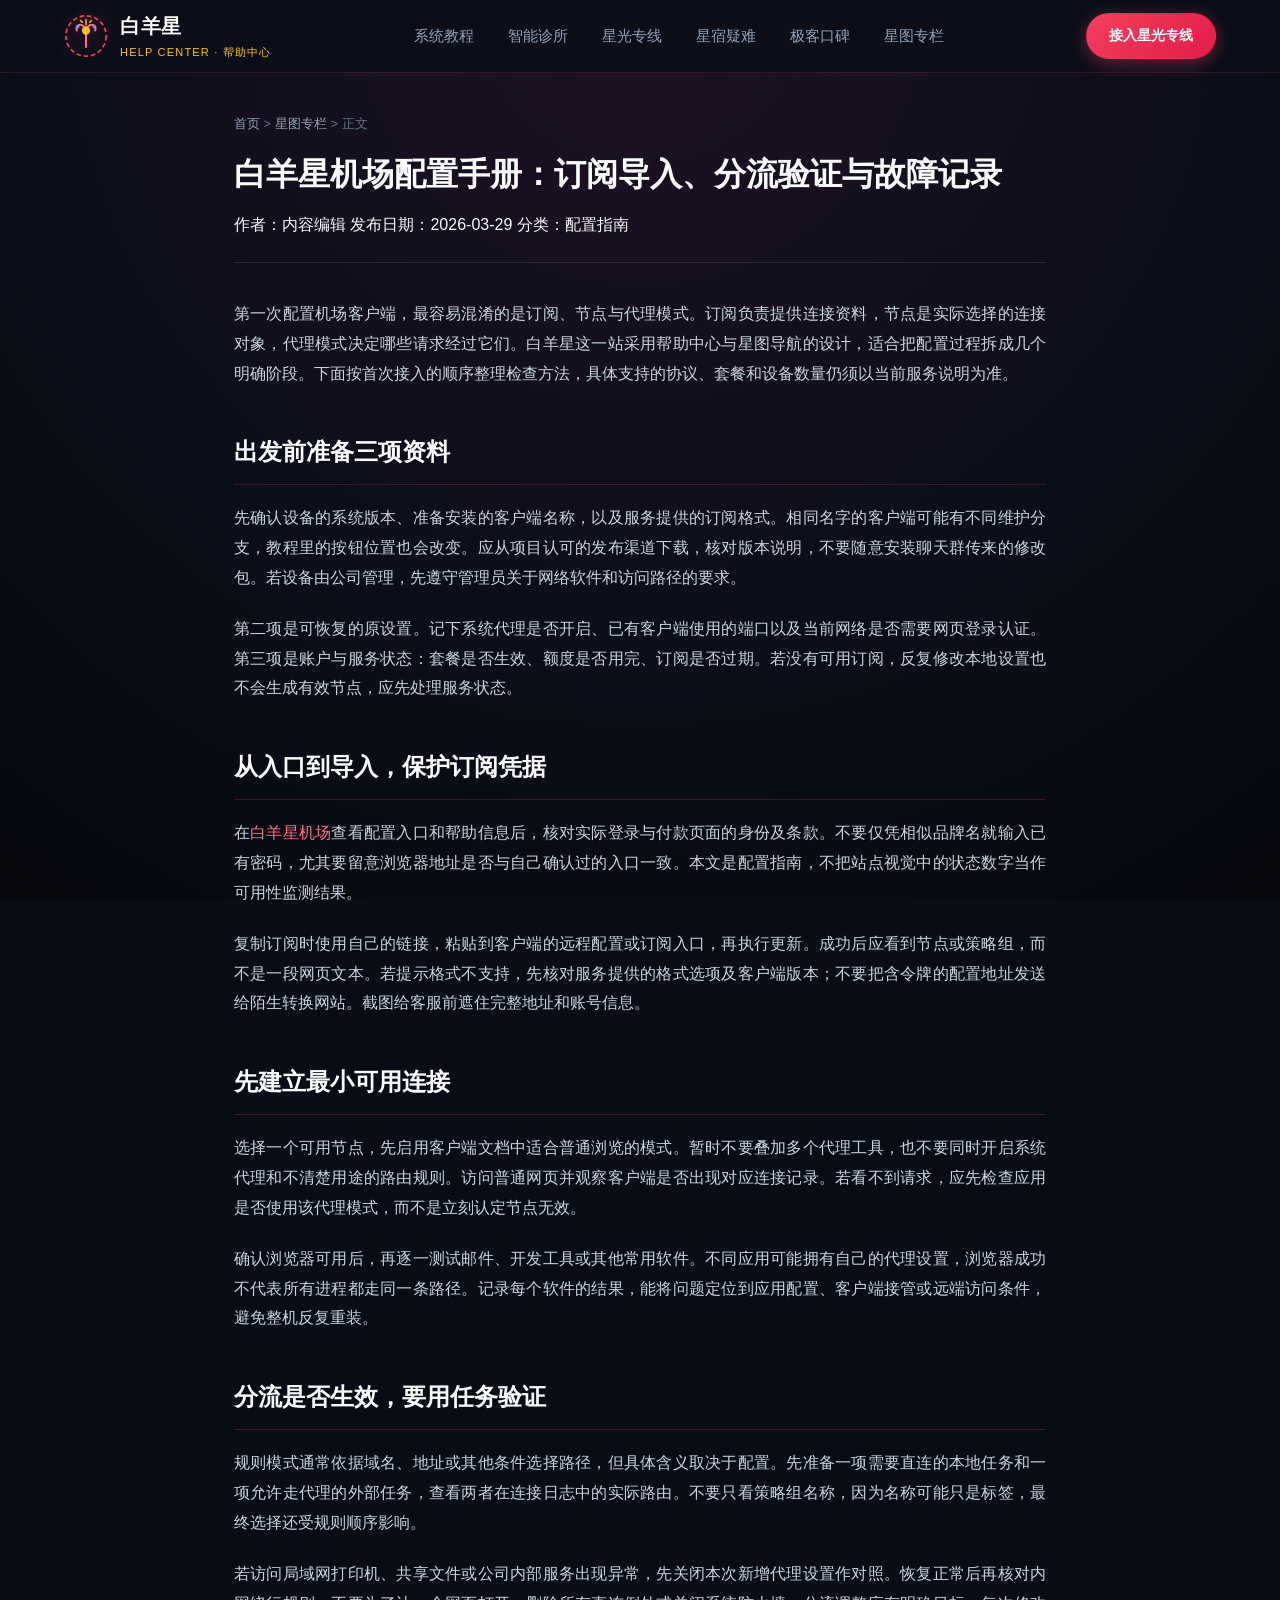
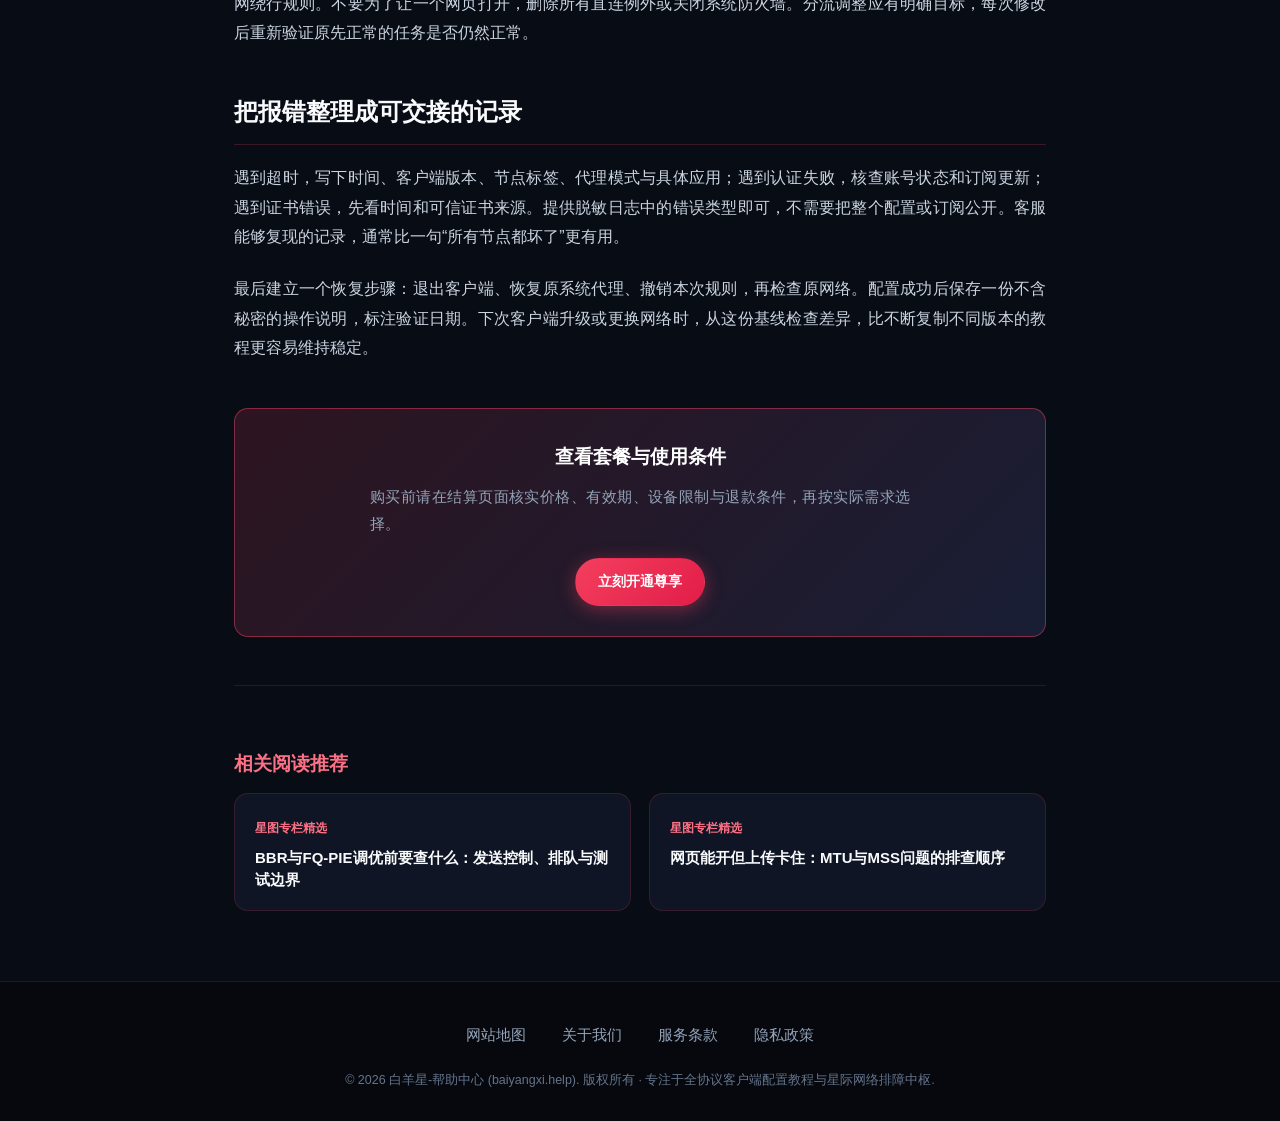
<file: aries-client-handbook-routing.html>
﻿<!DOCTYPE html>
<html lang="zh-CN">
<head>
  <meta charset="UTF-8">
  <meta name="viewport" content="width=device-width, initial-scale=1.0">
  <title>白羊星机场配置手册：订阅导入、分流验证与故障记录</title>
  <meta name="description" content="围绕白羊星机场订阅，从确认客户端格式到检验分流效果，建立能够恢复原状的配置流程。">
  <link rel="stylesheet" href="style.css">
  <link rel="canonical" href="https://baiyangxi.help/aries-client-handbook-routing.html">
  <meta property="og:type" content="article">
  <meta property="og:site_name" content="白羊星-帮助中心">
  <meta property="og:title" content="白羊星机场配置手册：订阅导入、分流验证与故障记录">
  <meta property="og:description" content="围绕白羊星机场订阅，从确认客户端格式到检验分流效果，建立能够恢复原状的配置流程。">
  <meta property="og:url" content="https://baiyangxi.help/aries-client-handbook-routing.html">
  <meta property="og:image" content="https://baiyangxi.help/og-preview.png">
  <meta property="og:locale" content="zh_CN">
  <script type="application/ld+json">{"@context": "https://schema.org", "@graph": [{"@type": "Article", "headline": "白羊星机场配置手册：订阅导入、分流验证与故障记录", "description": "围绕白羊星机场订阅，从确认客户端格式到检验分流效果，建立能够恢复原状的配置流程。", "author": {"@type": "Organization", "name": "白羊星"}, "publisher": {"@type": "Organization", "name": "白羊星-帮助中心"}, "mainEntityOfPage": "https://baiyangxi.help/aries-client-handbook-routing.html", "inLanguage": "zh-CN"}, {"@type": "BreadcrumbList", "itemListElement": [{"@type": "ListItem", "position": 1, "name": "首页", "item": "https://baiyangxi.help/"}, {"@type": "ListItem", "position": 2, "name": "星图专栏", "item": "https://baiyangxi.help/constellation-notes.html"}, {"@type": "ListItem", "position": 3, "name": "白羊星帮助中心全协议客户端配置指南：从订阅激活到智能路由", "item": "https://baiyangxi.help/aries-client-handbook-routing.html"}]}]}</script>
</head>
<body>

  <!-- 吸顶导航栏 -->
  <header class="aries-nav">
    <div class="aries-container aries-nav-wrap">
      <a href="index.html" class="aries-logo-link" aria-label="返回首页">
        <svg class="aries-logo-svg" viewBox="0 0 48 48" fill="none" xmlns="http://www.w3.org/2000/svg">
          <circle cx="24" cy="24" r="22" stroke="#f43f5e" stroke-width="1.8" stroke-dasharray="5 3"/>
          <path d="M14 18C12 12 18 10 22 14C23 15 24 18 24 22V36" stroke="#fb7185" stroke-width="2.2" stroke-linecap="round"/>
          <path d="M34 18C36 12 30 10 26 14C25 15 24 18 24 22" stroke="#fb7185" stroke-width="2.2" stroke-linecap="round"/>
          <circle cx="24" cy="18" r="4.5" fill="#fbbf24"/>
          <circle cx="15" cy="14" r="2" fill="#818cf8"/>
          <circle cx="33" cy="14" r="2" fill="#818cf8"/>
          <path d="M24 12V6M20 9L18 7M28 9L30 7" stroke="#fbbf24" stroke-width="1.6" stroke-linecap="round"/>
        </svg>
        <div class="aries-logo-text">
          <span class="aries-logo-title">白羊星</span>
          <span class="aries-logo-sub">HELP CENTER · 帮助中心</span>
        </div>
      </a>

      <!-- 移动端汉堡切换器 -->
      <input type="checkbox" id="aries-nav-toggle" class="aries-nav-toggle" aria-label="切换移动端导航">
      <label for="aries-nav-toggle" class="aries-hamburger-label">
        <span></span>
        <span></span>
        <span></span>
      </label>

      <!-- 导航列表 -->
      <nav class="aries-nav-menu">
        <ul class="aries-nav-list">
          <li class="aries-nav-item"><a href="index.html#tutorial" aria-current="page">系统教程</a></li>
          <li class="aries-nav-item"><a href="index.html#diagnostics">智能诊所</a></li>
          <li class="aries-nav-item"><a href="index.html#pricing">星光专线</a></li>
          <li class="aries-nav-item"><a href="index.html#faq">星宿疑难</a></li>
          <li class="aries-nav-item"><a href="index.html#reviews">极客口碑</a></li>
          <li class="aries-nav-item"><a href="constellation-notes.html">星图专栏</a></li>
        </ul>
      </nav>

      <div class="aries-nav-actions">
        <a href="https://ww012.twilightaff.com/#/?code=A56DH1Af" target="_blank" rel="nofollow" class="btn-aries btn-aries-primary">接入星光专线</a>
      </div>
    </div>
  </header>

  <main class="article-aries-container">
    <div class="article-aries-header">
      <div class="article-aries-breadcrumb">
        <a href="index.html">首页</a> &gt; <a href="constellation-notes.html">星图专栏</a> &gt; 正文
      </div>
      <h1 class="article-aries-headline">白羊星机场配置手册：订阅导入、分流验证与故障记录</h1>
      <div class="article-nexus-meta">
        <span>作者：内容编辑</span>
        <span>发布日期：2026-03-29</span>
        <span>分类：配置指南</span>
      </div>
    </div>

    <article class="article-aries-body">
<p>第一次配置机场客户端，最容易混淆的是订阅、节点与代理模式。订阅负责提供连接资料，节点是实际选择的连接对象，代理模式决定哪些请求经过它们。白羊星这一站采用帮助中心与星图导航的设计，适合把配置过程拆成几个明确阶段。下面按首次接入的顺序整理检查方法，具体支持的协议、套餐和设备数量仍须以当前服务说明为准。</p>
<h2>出发前准备三项资料</h2>
<p>先确认设备的系统版本、准备安装的客户端名称，以及服务提供的订阅格式。相同名字的客户端可能有不同维护分支，教程里的按钮位置也会改变。应从项目认可的发布渠道下载，核对版本说明，不要随意安装聊天群传来的修改包。若设备由公司管理，先遵守管理员关于网络软件和访问路径的要求。</p>
<p>第二项是可恢复的原设置。记下系统代理是否开启、已有客户端使用的端口以及当前网络是否需要网页登录认证。第三项是账户与服务状态：套餐是否生效、额度是否用完、订阅是否过期。若没有可用订阅，反复修改本地设置也不会生成有效节点，应先处理服务状态。</p>
<h2>从入口到导入，保护订阅凭据</h2>
<p>在<a href="https://baiyangxi.help/">白羊星机场</a>查看配置入口和帮助信息后，核对实际登录与付款页面的身份及条款。不要仅凭相似品牌名就输入已有密码，尤其要留意浏览器地址是否与自己确认过的入口一致。本文是配置指南，不把站点视觉中的状态数字当作可用性监测结果。</p>
<p>复制订阅时使用自己的链接，粘贴到客户端的远程配置或订阅入口，再执行更新。成功后应看到节点或策略组，而不是一段网页文本。若提示格式不支持，先核对服务提供的格式选项及客户端版本；不要把含令牌的配置地址发送给陌生转换网站。截图给客服前遮住完整地址和账号信息。</p>
<h2>先建立最小可用连接</h2>
<p>选择一个可用节点，先启用客户端文档中适合普通浏览的模式。暂时不要叠加多个代理工具，也不要同时开启系统代理和不清楚用途的路由规则。访问普通网页并观察客户端是否出现对应连接记录。若看不到请求，应先检查应用是否使用该代理模式，而不是立刻认定节点无效。</p>
<p>确认浏览器可用后，再逐一测试邮件、开发工具或其他常用软件。不同应用可能拥有自己的代理设置，浏览器成功不代表所有进程都走同一条路径。记录每个软件的结果，能将问题定位到应用配置、客户端接管或远端访问条件，避免整机反复重装。</p>
<h2>分流是否生效，要用任务验证</h2>
<p>规则模式通常依据域名、地址或其他条件选择路径，但具体含义取决于配置。先准备一项需要直连的本地任务和一项允许走代理的外部任务，查看两者在连接日志中的实际路由。不要只看策略组名称，因为名称可能只是标签，最终选择还受规则顺序影响。</p>
<p>若访问局域网打印机、共享文件或公司内部服务出现异常，先关闭本次新增代理设置作对照。恢复正常后再核对内网绕行规则。不要为了让一个网页打开，删除所有直连例外或关闭系统防火墙。分流调整应有明确目标，每次修改后重新验证原先正常的任务是否仍然正常。</p>
<h2>把报错整理成可交接的记录</h2>
<p>遇到超时，写下时间、客户端版本、节点标签、代理模式与具体应用；遇到认证失败，核查账号状态和订阅更新；遇到证书错误，先看时间和可信证书来源。提供脱敏日志中的错误类型即可，不需要把整个配置或订阅公开。客服能够复现的记录，通常比一句“所有节点都坏了”更有用。</p>
<p>最后建立一个恢复步骤：退出客户端、恢复原系统代理、撤销本次规则，再检查原网络。配置成功后保存一份不含秘密的操作说明，标注验证日期。下次客户端升级或更换网络时，从这份基线检查差异，比不断复制不同版本的教程更容易维持稳定。</p>
<div class="aries-cta-card">
        <h3>查看套餐与使用条件</h3>
        <p>购买前请在结算页面核实价格、有效期、设备限制与退款条件，再按实际需求选择。</p>
        <a href="https://ww012.twilightaff.com/#/?code=A56DH1Af" target="_blank" rel="nofollow" class="btn-aries btn-aries-primary">立刻开通尊享</a>
      </div>
          <!-- 相关阅读推荐 -->
      <section class="related-articles-sec">
        <h3 class="related-title">相关阅读推荐</h3>
        <div class="related-grid">
          <a href="bbr-plus-fq-pie-congestion-tuning.html" class="related-card">
            <span class="related-cat">星图专栏精选</span>
            <h4 class="related-heading">BBR与FQ-PIE调优前要查什么：发送控制、排队与测试边界</h4>
          </a>
          <a href="mtu-mss-clamping-packet-drop.html" class="related-card">
            <span class="related-cat">星图专栏精选</span>
            <h4 class="related-heading">网页能开但上传卡住：MTU与MSS问题的排查顺序</h4>
          </a>
        </div>
      </section>
    </article>
  </main>

  <!-- 底部极简规范页脚：严格只有4个链接 (全中文) -->
  <footer class="aries-footer">
    <div class="aries-container">
      <ul class="aries-footer-nav">
        <li><a href="sitemap.html">网站地图</a></li>
        <li><a href="about.html">关于我们</a></li>
        <li><a href="terms.html">服务条款</a></li>
        <li><a href="privacy.html">隐私政策</a></li>
      </ul>
      <p class="aries-footer-copy">
        &copy; 2026 白羊星-帮助中心 (baiyangxi.help). 版权所有 · 专注于全协议客户端配置教程与星际网络排障中枢.
      </p>
    </div>
  </footer>

</body>
</html>
</file>
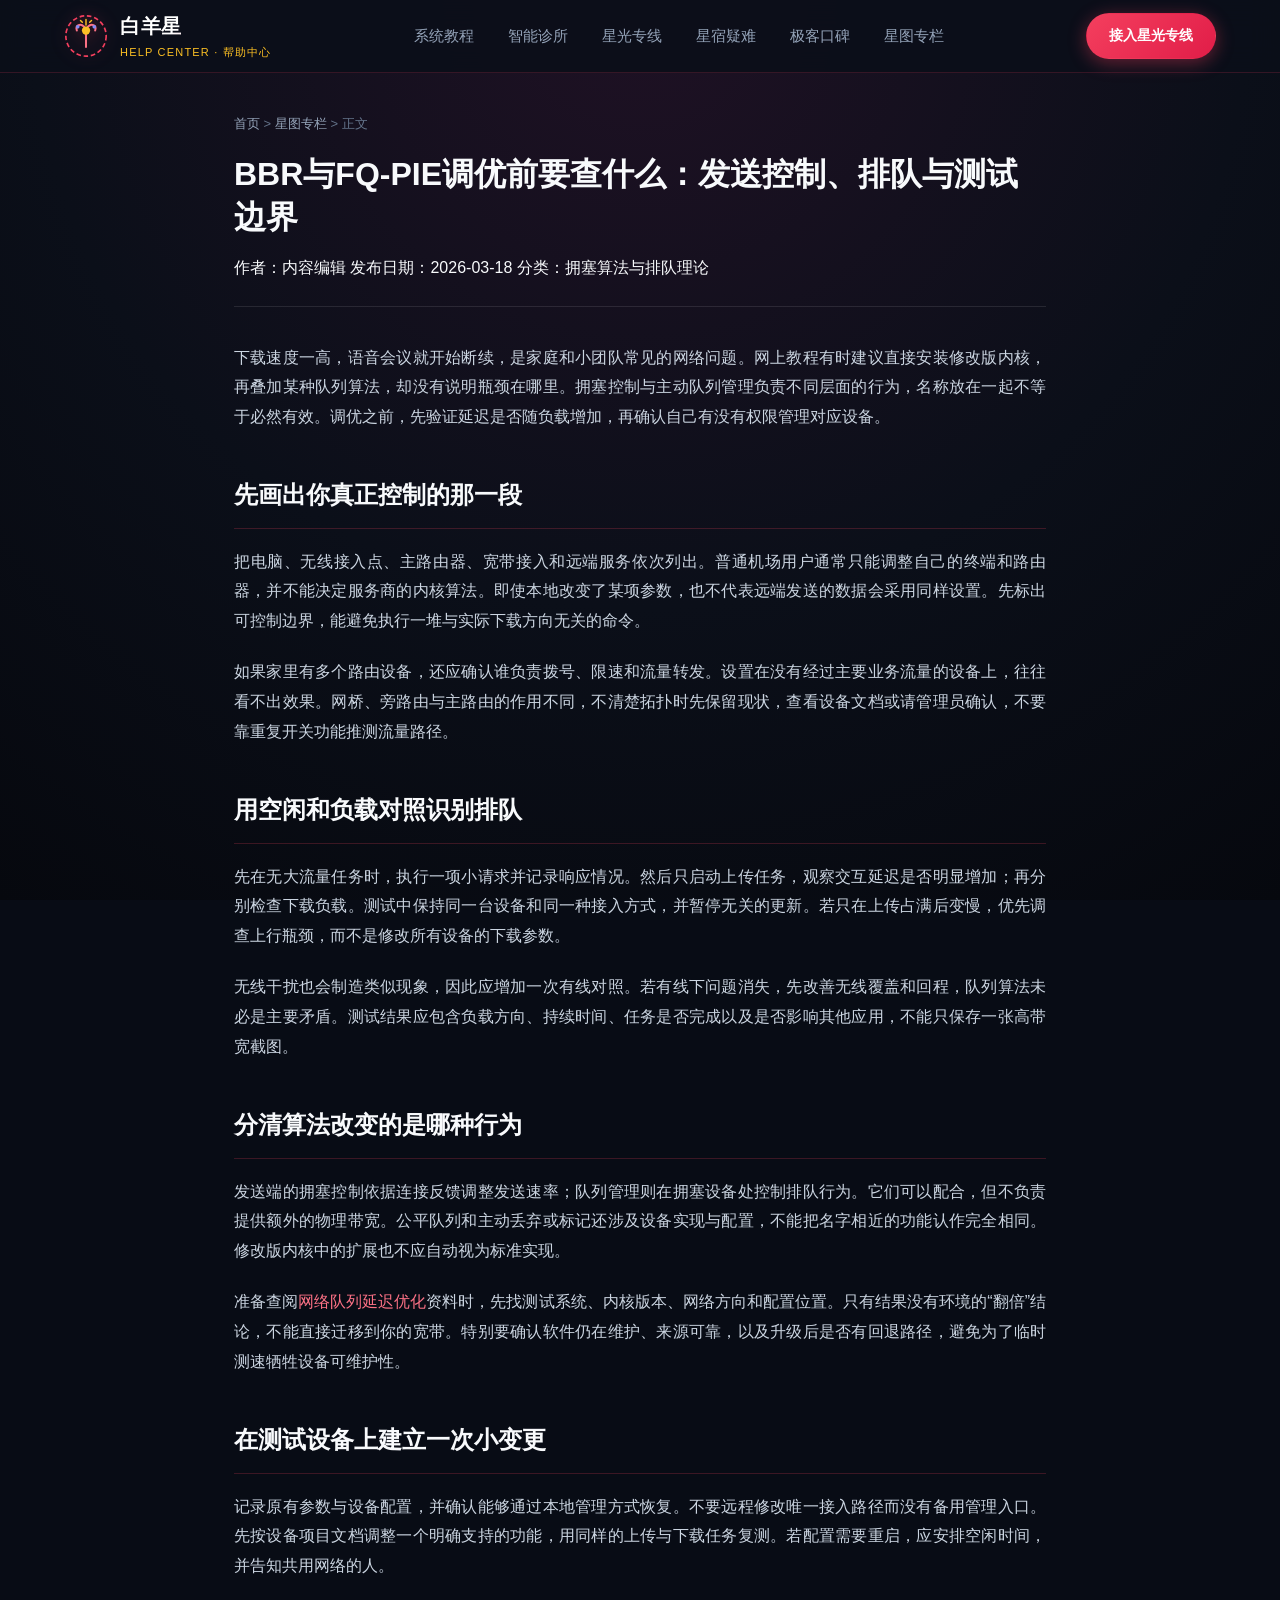
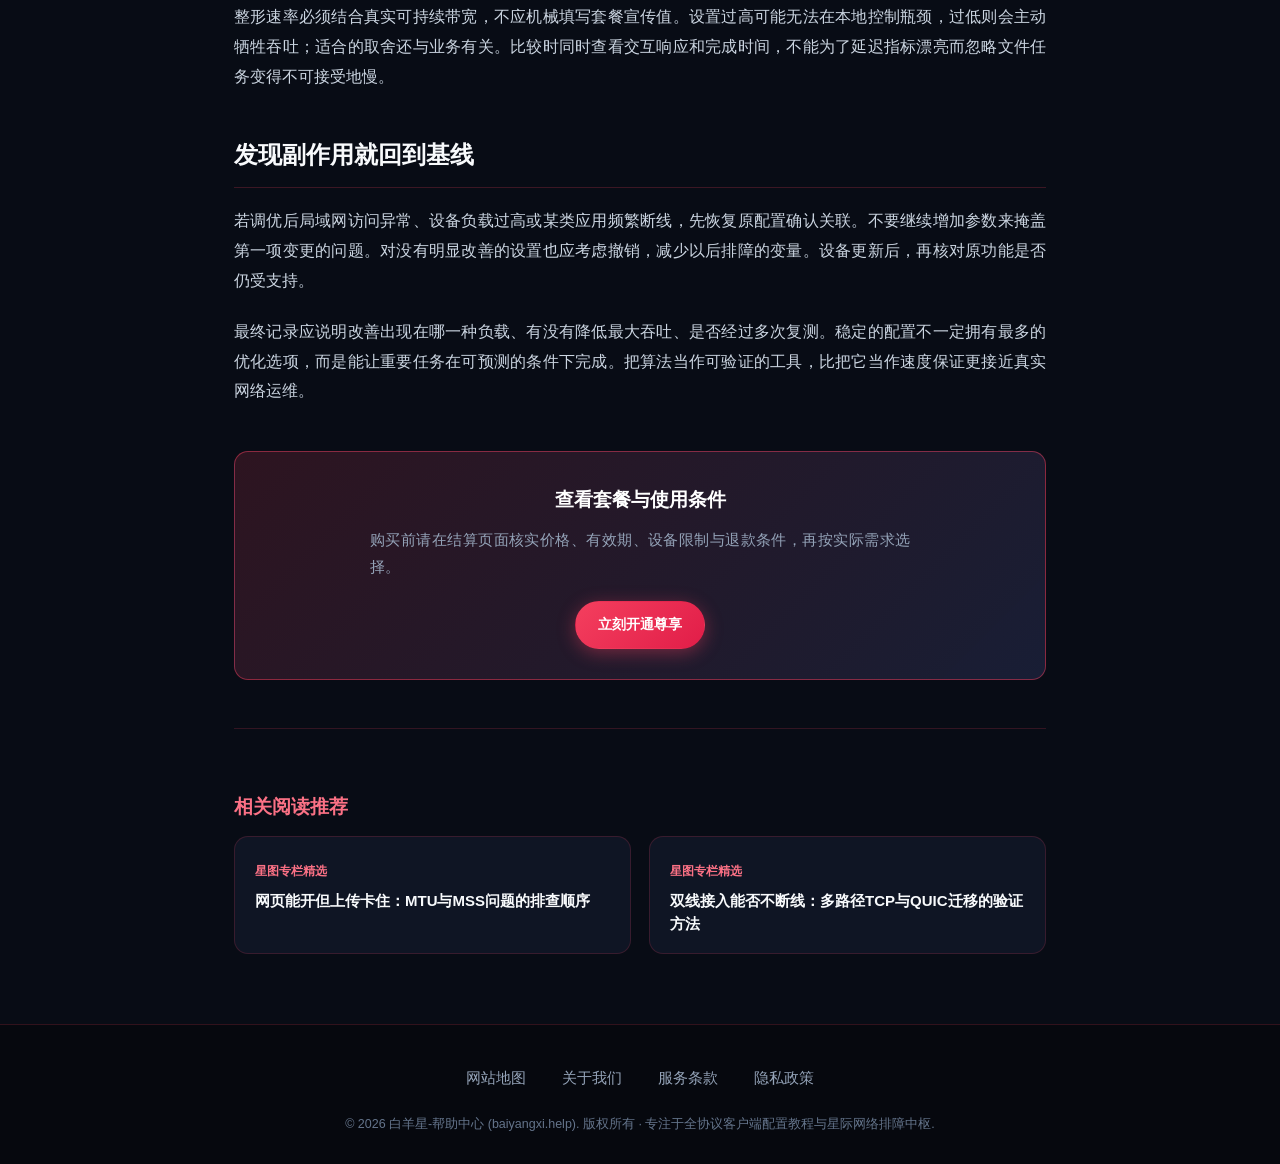
<file: bbr-plus-fq-pie-congestion-tuning.html>
﻿<!DOCTYPE html>
<html lang="zh-CN">
<head>
  <meta charset="UTF-8">
  <meta name="viewport" content="width=device-width, initial-scale=1.0">
  <title>BBR与FQ-PIE调优前要查什么：发送控制、排队与测试边界｜白羊星</title>
  <meta name="description" content="将拥塞控制和队列管理分开理解，先确认瓶颈位置，再在可回退的测试环境比较参数。">
  <link rel="stylesheet" href="style.css">
  <link rel="canonical" href="https://baiyangxi.help/bbr-plus-fq-pie-congestion-tuning.html">
  <meta property="og:type" content="article">
  <meta property="og:site_name" content="白羊星-帮助中心">
  <meta property="og:title" content="BBR与FQ-PIE调优前要查什么：发送控制、排队与测试边界｜白羊星">
  <meta property="og:description" content="将拥塞控制和队列管理分开理解，先确认瓶颈位置，再在可回退的测试环境比较参数。">
  <meta property="og:url" content="https://baiyangxi.help/bbr-plus-fq-pie-congestion-tuning.html">
  <meta property="og:image" content="https://baiyangxi.help/og-preview.png">
  <meta property="og:locale" content="zh_CN">
  <script type="application/ld+json">{"@context": "https://schema.org", "@graph": [{"@type": "Article", "headline": "BBR与FQ-PIE调优前要查什么：发送控制、排队与测试边界", "description": "将拥塞控制和队列管理分开理解，先确认瓶颈位置，再在可回退的测试环境比较参数。", "author": {"@type": "Organization", "name": "白羊星"}, "publisher": {"@type": "Organization", "name": "白羊星-帮助中心"}, "mainEntityOfPage": "https://baiyangxi.help/bbr-plus-fq-pie-congestion-tuning.html", "inLanguage": "zh-CN"}, {"@type": "BreadcrumbList", "itemListElement": [{"@type": "ListItem", "position": 1, "name": "首页", "item": "https://baiyangxi.help/"}, {"@type": "ListItem", "position": 2, "name": "星图专栏", "item": "https://baiyangxi.help/constellation-notes.html"}, {"@type": "ListItem", "position": 3, "name": "深度优化服务端与客户端拥塞算法：BBRplus与FQ-PIE队列实战", "item": "https://baiyangxi.help/bbr-plus-fq-pie-congestion-tuning.html"}]}]}</script>
</head>
<body>

  <!-- 吸顶导航栏 -->
  <header class="aries-nav">
    <div class="aries-container aries-nav-wrap">
      <a href="index.html" class="aries-logo-link" aria-label="返回首页">
        <svg class="aries-logo-svg" viewBox="0 0 48 48" fill="none" xmlns="http://www.w3.org/2000/svg">
          <circle cx="24" cy="24" r="22" stroke="#f43f5e" stroke-width="1.8" stroke-dasharray="5 3"/>
          <path d="M14 18C12 12 18 10 22 14C23 15 24 18 24 22V36" stroke="#fb7185" stroke-width="2.2" stroke-linecap="round"/>
          <path d="M34 18C36 12 30 10 26 14C25 15 24 18 24 22" stroke="#fb7185" stroke-width="2.2" stroke-linecap="round"/>
          <circle cx="24" cy="18" r="4.5" fill="#fbbf24"/>
          <circle cx="15" cy="14" r="2" fill="#818cf8"/>
          <circle cx="33" cy="14" r="2" fill="#818cf8"/>
          <path d="M24 12V6M20 9L18 7M28 9L30 7" stroke="#fbbf24" stroke-width="1.6" stroke-linecap="round"/>
        </svg>
        <div class="aries-logo-text">
          <span class="aries-logo-title">白羊星</span>
          <span class="aries-logo-sub">HELP CENTER · 帮助中心</span>
        </div>
      </a>

      <!-- 移动端汉堡切换器 -->
      <input type="checkbox" id="aries-nav-toggle" class="aries-nav-toggle" aria-label="切换移动端导航">
      <label for="aries-nav-toggle" class="aries-hamburger-label">
        <span></span>
        <span></span>
        <span></span>
      </label>

      <!-- 导航列表 -->
      <nav class="aries-nav-menu">
        <ul class="aries-nav-list">
          <li class="aries-nav-item"><a href="index.html#tutorial" aria-current="page">系统教程</a></li>
          <li class="aries-nav-item"><a href="index.html#diagnostics">智能诊所</a></li>
          <li class="aries-nav-item"><a href="index.html#pricing">星光专线</a></li>
          <li class="aries-nav-item"><a href="index.html#faq">星宿疑难</a></li>
          <li class="aries-nav-item"><a href="index.html#reviews">极客口碑</a></li>
          <li class="aries-nav-item"><a href="constellation-notes.html">星图专栏</a></li>
        </ul>
      </nav>

      <div class="aries-nav-actions">
        <a href="https://ww012.twilightaff.com/#/?code=A56DH1Af" target="_blank" rel="nofollow" class="btn-aries btn-aries-primary">接入星光专线</a>
      </div>
    </div>
  </header>

  <main class="article-aries-container">
    <div class="article-aries-header">
      <div class="article-aries-breadcrumb">
        <a href="index.html">首页</a> &gt; <a href="constellation-notes.html">星图专栏</a> &gt; 正文
      </div>
      <h1 class="article-aries-headline">BBR与FQ-PIE调优前要查什么：发送控制、排队与测试边界</h1>
      <div class="article-nexus-meta">
        <span>作者：内容编辑</span>
        <span>发布日期：2026-03-18</span>
        <span>分类：拥塞算法与排队理论</span>
      </div>
    </div>

    <article class="article-aries-body">
<p>下载速度一高，语音会议就开始断续，是家庭和小团队常见的网络问题。网上教程有时建议直接安装修改版内核，再叠加某种队列算法，却没有说明瓶颈在哪里。拥塞控制与主动队列管理负责不同层面的行为，名称放在一起不等于必然有效。调优之前，先验证延迟是否随负载增加，再确认自己有没有权限管理对应设备。</p>
<h2>先画出你真正控制的那一段</h2>
<p>把电脑、无线接入点、主路由器、宽带接入和远端服务依次列出。普通机场用户通常只能调整自己的终端和路由器，并不能决定服务商的内核算法。即使本地改变了某项参数，也不代表远端发送的数据会采用同样设置。先标出可控制边界，能避免执行一堆与实际下载方向无关的命令。</p>
<p>如果家里有多个路由设备，还应确认谁负责拨号、限速和流量转发。设置在没有经过主要业务流量的设备上，往往看不出效果。网桥、旁路由与主路由的作用不同，不清楚拓扑时先保留现状，查看设备文档或请管理员确认，不要靠重复开关功能推测流量路径。</p>
<h2>用空闲和负载对照识别排队</h2>
<p>先在无大流量任务时，执行一项小请求并记录响应情况。然后只启动上传任务，观察交互延迟是否明显增加；再分别检查下载负载。测试中保持同一台设备和同一种接入方式，并暂停无关的更新。若只在上传占满后变慢，优先调查上行瓶颈，而不是修改所有设备的下载参数。</p>
<p>无线干扰也会制造类似现象，因此应增加一次有线对照。若有线下问题消失，先改善无线覆盖和回程，队列算法未必是主要矛盾。测试结果应包含负载方向、持续时间、任务是否完成以及是否影响其他应用，不能只保存一张高带宽截图。</p>
<h2>分清算法改变的是哪种行为</h2>
<p>发送端的拥塞控制依据连接反馈调整发送速率；队列管理则在拥塞设备处控制排队行为。它们可以配合，但不负责提供额外的物理带宽。公平队列和主动丢弃或标记还涉及设备实现与配置，不能把名字相近的功能认作完全相同。修改版内核中的扩展也不应自动视为标准实现。</p>
<p>准备查阅<a href="https://jichangtuijan.top/">网络队列延迟优化</a>资料时，先找测试系统、内核版本、网络方向和配置位置。只有结果没有环境的“翻倍”结论，不能直接迁移到你的宽带。特别要确认软件仍在维护、来源可靠，以及升级后是否有回退路径，避免为了临时测速牺牲设备可维护性。</p>
<h2>在测试设备上建立一次小变更</h2>
<p>记录原有参数与设备配置，并确认能够通过本地管理方式恢复。不要远程修改唯一接入路径而没有备用管理入口。先按设备项目文档调整一个明确支持的功能，用同样的上传与下载任务复测。若配置需要重启，应安排空闲时间，并告知共用网络的人。</p>
<p>整形速率必须结合真实可持续带宽，不应机械填写套餐宣传值。设置过高可能无法在本地控制瓶颈，过低则会主动牺牲吞吐；适合的取舍还与业务有关。比较时同时查看交互响应和完成时间，不能为了延迟指标漂亮而忽略文件任务变得不可接受地慢。</p>
<h2>发现副作用就回到基线</h2>
<p>若调优后局域网访问异常、设备负载过高或某类应用频繁断线，先恢复原配置确认关联。不要继续增加参数来掩盖第一项变更的问题。对没有明显改善的设置也应考虑撤销，减少以后排障的变量。设备更新后，再核对原功能是否仍受支持。</p>
<p>最终记录应说明改善出现在哪一种负载、有没有降低最大吞吐、是否经过多次复测。稳定的配置不一定拥有最多的优化选项，而是能让重要任务在可预测的条件下完成。把算法当作可验证的工具，比把它当作速度保证更接近真实网络运维。</p>
<div class="aries-cta-card">
        <h3>查看套餐与使用条件</h3>
        <p>购买前请在结算页面核实价格、有效期、设备限制与退款条件，再按实际需求选择。</p>
        <a href="https://ww012.twilightaff.com/#/?code=A56DH1Af" target="_blank" rel="nofollow" class="btn-aries btn-aries-primary">立刻开通尊享</a>
      </div>
          <!-- 相关阅读推荐 -->
      <section class="related-articles-sec">
        <h3 class="related-title">相关阅读推荐</h3>
        <div class="related-grid">
          <a href="mtu-mss-clamping-packet-drop.html" class="related-card">
            <span class="related-cat">星图专栏精选</span>
            <h4 class="related-heading">网页能开但上传卡住：MTU与MSS问题的排查顺序</h4>
          </a>
          <a href="multipath-tcp-quic-failover-benchmark.html" class="related-card">
            <span class="related-cat">星图专栏精选</span>
            <h4 class="related-heading">双线接入能否不断线：多路径TCP与QUIC迁移的验证方法</h4>
          </a>
        </div>
      </section>
    </article>
  </main>

  <!-- 底部极简规范页脚：严格只有4个链接 (全中文) -->
  <footer class="aries-footer">
    <div class="aries-container">
      <ul class="aries-footer-nav">
        <li><a href="sitemap.html">网站地图</a></li>
        <li><a href="about.html">关于我们</a></li>
        <li><a href="terms.html">服务条款</a></li>
        <li><a href="privacy.html">隐私政策</a></li>
      </ul>
      <p class="aries-footer-copy">
        &copy; 2026 白羊星-帮助中心 (baiyangxi.help). 版权所有 · 专注于全协议客户端配置教程与星际网络排障中枢.
      </p>
    </div>
  </footer>

</body>
</html>
</file>
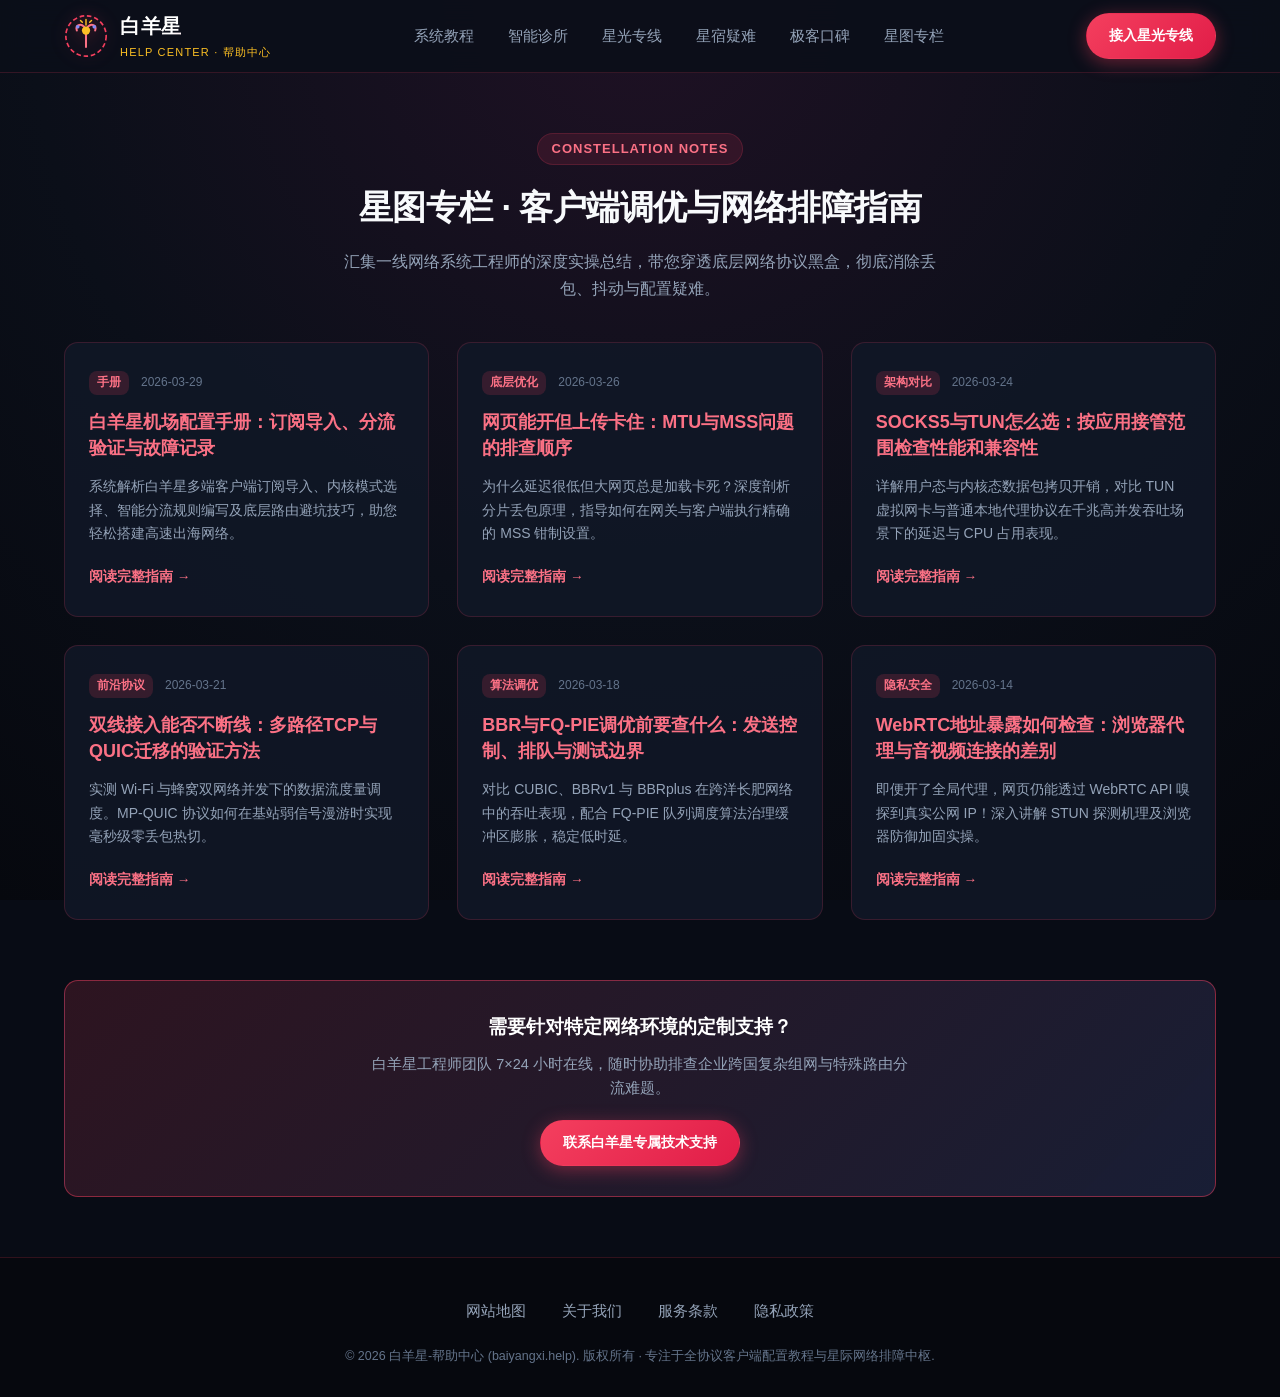
<file: constellation-notes.html>
﻿<!DOCTYPE html>
<html lang="zh-CN">
<head>
  <meta charset="UTF-8">
  <meta name="viewport" content="width=device-width, initial-scale=1.0">
  <title>星图专栏 · 客户端调优与网络排障指南 - 白羊星-帮助中心</title>
  <meta name="description" content="白羊星-帮助中心 星图专栏专栏。汇聚一线网络加速排障教程、协议评测与住宅IP科普，助您实现4K极速秒开，获取权威客观的科学机场推荐指南。">
  <link rel="stylesheet" href="style.css">
  <link rel="canonical" href="https://baiyangxi.help/constellation-notes.html">
  <meta property="og:type" content="website">
  <meta property="og:site_name" content="白羊星-帮助中心">
  <meta property="og:title" content="星图专栏 · 客户端调优与网络排障指南 - 白羊星-帮助中心">
  <meta property="og:description" content="白羊星-帮助中心 星图专栏专栏。汇聚一线网络加速排障教程、协议评测与住宅IP科普，助您实现4K极速秒开，获取权威客观的科学机场推荐指南。">
  <meta property="og:url" content="https://baiyangxi.help/constellation-notes.html">
  <meta property="og:image" content="https://baiyangxi.help/og-preview.png">
  <meta property="og:locale" content="zh_CN">
</head>
<body>

  <!-- 吸顶导航栏 -->
  <header class="aries-nav">
    <div class="aries-container aries-nav-wrap">
      <a href="index.html" class="aries-logo-link" aria-label="返回首页">
        <svg class="aries-logo-svg" viewBox="0 0 48 48" fill="none" xmlns="http://www.w3.org/2000/svg">
          <circle cx="24" cy="24" r="22" stroke="#f43f5e" stroke-width="1.8" stroke-dasharray="5 3"/>
          <path d="M14 18C12 12 18 10 22 14C23 15 24 18 24 22V36" stroke="#fb7185" stroke-width="2.2" stroke-linecap="round"/>
          <path d="M34 18C36 12 30 10 26 14C25 15 24 18 24 22" stroke="#fb7185" stroke-width="2.2" stroke-linecap="round"/>
          <circle cx="24" cy="18" r="4.5" fill="#fbbf24"/>
          <circle cx="15" cy="14" r="2" fill="#818cf8"/>
          <circle cx="33" cy="14" r="2" fill="#818cf8"/>
          <path d="M24 12V6M20 9L18 7M28 9L30 7" stroke="#fbbf24" stroke-width="1.6" stroke-linecap="round"/>
        </svg>
        <div class="aries-logo-text">
          <span class="aries-logo-title">白羊星</span>
          <span class="aries-logo-sub">HELP CENTER · 帮助中心</span>
        </div>
      </a>

      <!-- 移动端汉堡切换器 -->
      <input type="checkbox" id="aries-nav-toggle" class="aries-nav-toggle" aria-label="切换移动端导航">
      <label for="aries-nav-toggle" class="aries-hamburger-label">
        <span></span>
        <span></span>
        <span></span>
      </label>

      <!-- 导航列表 -->
      <nav class="aries-nav-menu">
        <ul class="aries-nav-list">
          <li class="aries-nav-item"><a href="index.html#tutorial" aria-current="page">系统教程</a></li>
          <li class="aries-nav-item"><a href="index.html#diagnostics">智能诊所</a></li>
          <li class="aries-nav-item"><a href="index.html#pricing">星光专线</a></li>
          <li class="aries-nav-item"><a href="index.html#faq">星宿疑难</a></li>
          <li class="aries-nav-item"><a href="index.html#reviews">极客口碑</a></li>
          <li class="aries-nav-item"><a href="constellation-notes.html">星图专栏</a></li>
        </ul>
      </nav>

      <div class="aries-nav-actions">
        <a href="https://ww012.twilightaff.com/#/?code=A56DH1Af" target="_blank" rel="nofollow" class="btn-aries btn-aries-primary">接入星光专线</a>
      </div>
    </div>
  </header>

  <main>
    <div class="notes-header">
      <div class="aries-container">
        <span class="aries-sec-pill">CONSTELLATION NOTES</span>
        <h1 class="aries-sec-title">星图专栏 · 客户端调优与网络排障指南</h1>
        <p class="aries-sec-desc">
          汇集一线网络系统工程师的深度实操总结，带您穿透底层网络协议黑盒，彻底消除丢包、抖动与配置疑难。
        </p>
      </div>
    </div>

    <div class="aries-container">
      <div class="notes-grid">
        <!-- 文章 1 -->
        <article class="notes-card">
          <div class="notes-card-meta">
            <span class="notes-card-tag">手册</span>
            <span>2026-03-29</span>
          </div>
          <h2 class="notes-card-title">
            <a href="aries-client-handbook-routing.html">白羊星机场配置手册：订阅导入、分流验证与故障记录</a>
          </h2>
          <p class="notes-card-excerpt">
            系统解析白羊星多端客户端订阅导入、内核模式选择、智能分流规则编写及底层路由避坑技巧，助您轻松搭建高速出海网络。
          </p>
          <a href="aries-client-handbook-routing.html" class="notes-card-readmore">阅读完整指南 &rarr;</a>
        </article>

        <!-- 文章 2 -->
        <article class="notes-card">
          <div class="notes-card-meta">
            <span class="notes-card-tag">底层优化</span>
            <span>2026-03-26</span>
          </div>
          <h2 class="notes-card-title">
            <a href="mtu-mss-clamping-packet-drop.html">网页能开但上传卡住：MTU与MSS问题的排查顺序</a>
          </h2>
          <p class="notes-card-excerpt">
            为什么延迟很低但大网页总是加载卡死？深度剖析分片丢包原理，指导如何在网关与客户端执行精确的 MSS 钳制设置。
          </p>
          <a href="mtu-mss-clamping-packet-drop.html" class="notes-card-readmore">阅读完整指南 &rarr;</a>
        </article>

        <!-- 文章 3 -->
        <article class="notes-card">
          <div class="notes-card-meta">
            <span class="notes-card-tag">架构对比</span>
            <span>2026-03-24</span>
          </div>
          <h2 class="notes-card-title">
            <a href="socks5-tun-virtual-adapter-latency.html">SOCKS5与TUN怎么选：按应用接管范围检查性能和兼容性</a>
          </h2>
          <p class="notes-card-excerpt">
            详解用户态与内核态数据包拷贝开销，对比 TUN 虚拟网卡与普通本地代理协议在千兆高并发吞吐场景下的延迟与 CPU 占用表现。
          </p>
          <a href="socks5-tun-virtual-adapter-latency.html" class="notes-card-readmore">阅读完整指南 &rarr;</a>
        </article>

        <!-- 文章 4 -->
        <article class="notes-card">
          <div class="notes-card-meta">
            <span class="notes-card-tag">前沿协议</span>
            <span>2026-03-21</span>
          </div>
          <h2 class="notes-card-title">
            <a href="multipath-tcp-quic-failover-benchmark.html">双线接入能否不断线：多路径TCP与QUIC迁移的验证方法</a>
          </h2>
          <p class="notes-card-excerpt">
            实测 Wi-Fi 与蜂窝双网络并发下的数据流度量调度。MP-QUIC 协议如何在基站弱信号漫游时实现毫秒级零丢包热切。
          </p>
          <a href="multipath-tcp-quic-failover-benchmark.html" class="notes-card-readmore">阅读完整指南 &rarr;</a>
        </article>

        <!-- 文章 5 -->
        <article class="notes-card">
          <div class="notes-card-meta">
            <span class="notes-card-tag">算法调优</span>
            <span>2026-03-18</span>
          </div>
          <h2 class="notes-card-title">
            <a href="bbr-plus-fq-pie-congestion-tuning.html">BBR与FQ-PIE调优前要查什么：发送控制、排队与测试边界</a>
          </h2>
          <p class="notes-card-excerpt">
            对比 CUBIC、BBRv1 与 BBRplus 在跨洋长肥网络中的吞吐表现，配合 FQ-PIE 队列调度算法治理缓冲区膨胀，稳定低时延。
          </p>
          <a href="bbr-plus-fq-pie-congestion-tuning.html" class="notes-card-readmore">阅读完整指南 &rarr;</a>
        </article>

        <!-- 文章 6 -->
        <article class="notes-card">
          <div class="notes-card-meta">
            <span class="notes-card-tag">隐私安全</span>
            <span>2026-03-14</span>
          </div>
          <h2 class="notes-card-title">
            <a href="nat-traversal-p2p-webrtc-leak-audit.html">WebRTC地址暴露如何检查：浏览器代理与音视频连接的差别</a>
          </h2>
          <p class="notes-card-excerpt">
            即便开了全局代理，网页仍能透过 WebRTC API 嗅探到真实公网 IP！深入讲解 STUN 探测机理及浏览器防御加固实操。
          </p>
          <a href="nat-traversal-p2p-webrtc-leak-audit.html" class="notes-card-readmore">阅读完整指南 &rarr;</a>
        </article>
      </div>

      <div class="aries-cta-card">
        <h3>需要针对特定网络环境的定制支持？</h3>
        <p>白羊星工程师团队 7×24 小时在线，随时协助排查企业跨国复杂组网与特殊路由分流难题。</p>
        <a href="https://ww012.twilightaff.com/#/?code=A56DH1Af" target="_blank" rel="nofollow" class="btn-aries btn-aries-primary">联系白羊星专属技术支持</a>
      </div>
    </div>
  </main>

  <!-- 底部极简规范页脚：严格只有4个链接 (全中文) -->
  <footer class="aries-footer">
    <div class="aries-container">
      <ul class="aries-footer-nav">
        <li><a href="sitemap.html">网站地图</a></li>
        <li><a href="about.html">关于我们</a></li>
        <li><a href="terms.html">服务条款</a></li>
        <li><a href="privacy.html">隐私政策</a></li>
      </ul>
      <p class="aries-footer-copy">
        &copy; 2026 白羊星-帮助中心 (baiyangxi.help). 版权所有 · 专注于全协议客户端配置教程与星际网络排障中枢.
      </p>
    </div>
  </footer>

</body>
</html>
</file>
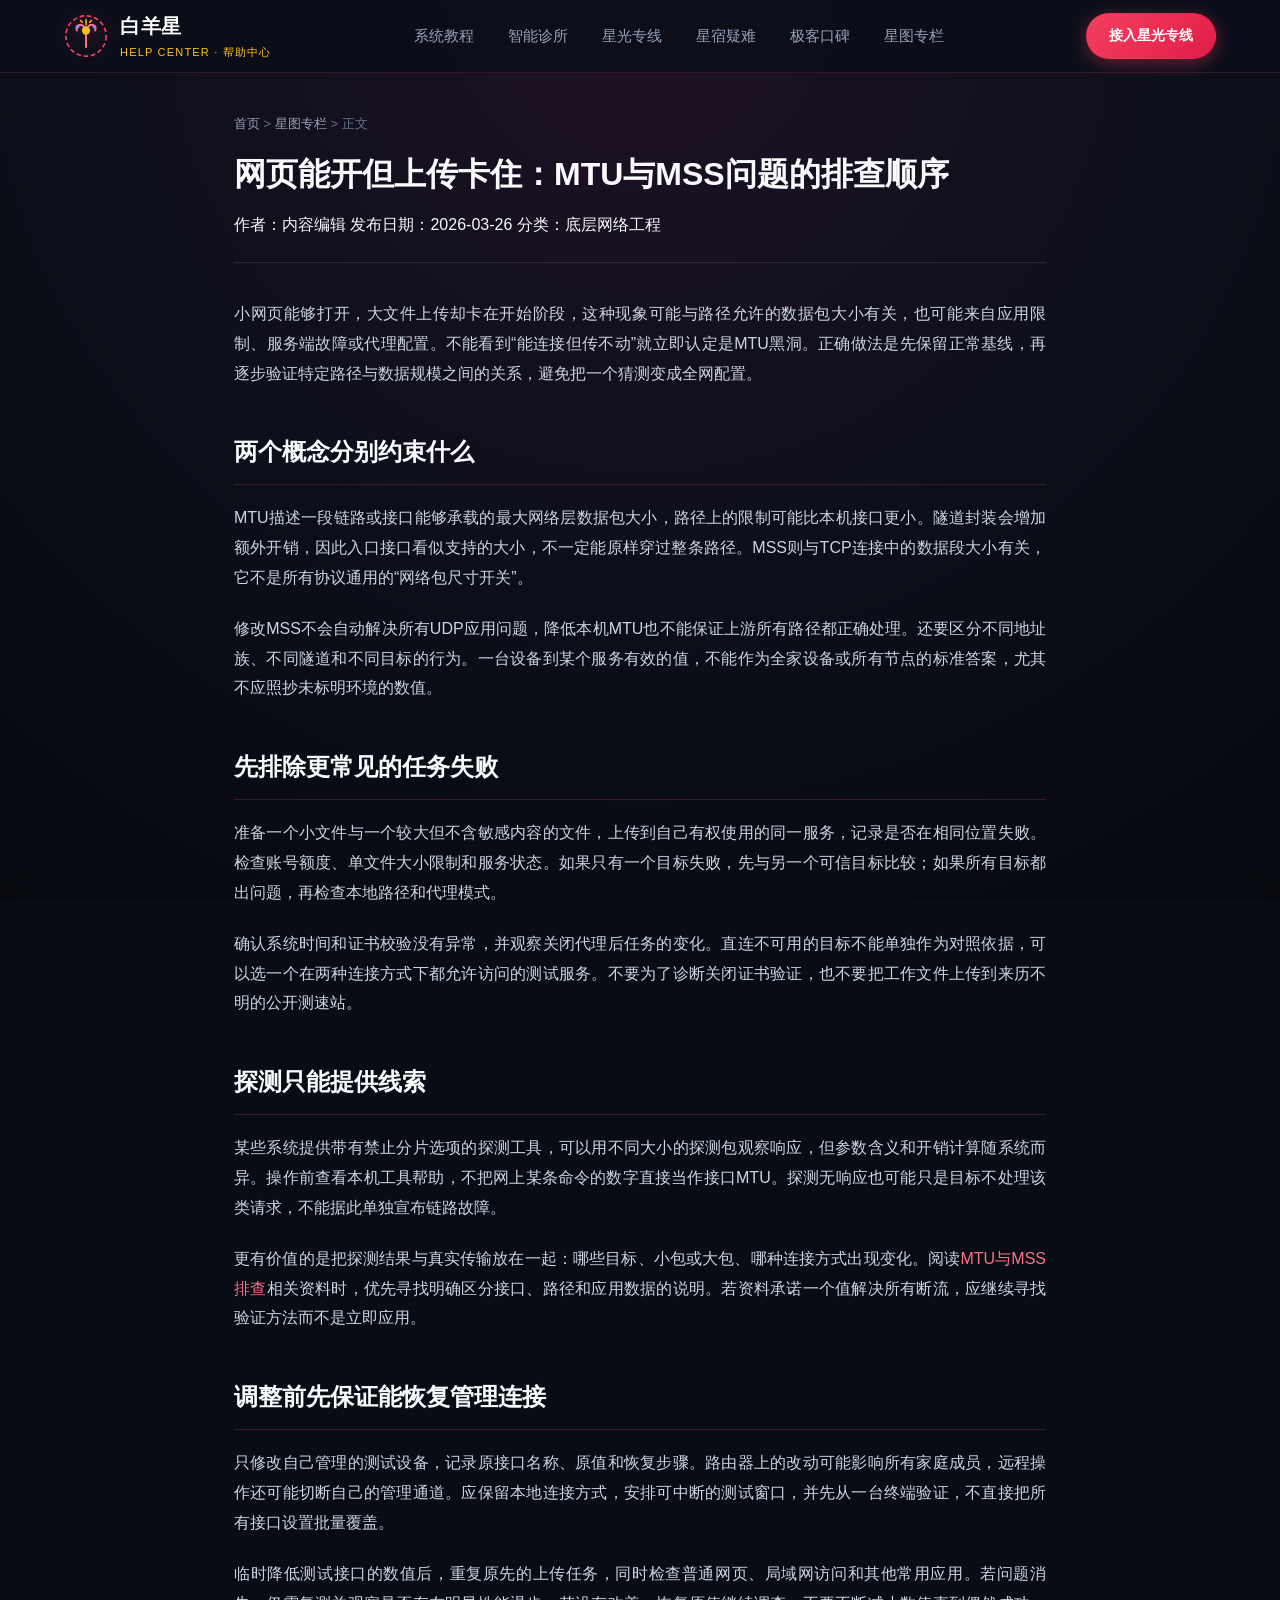
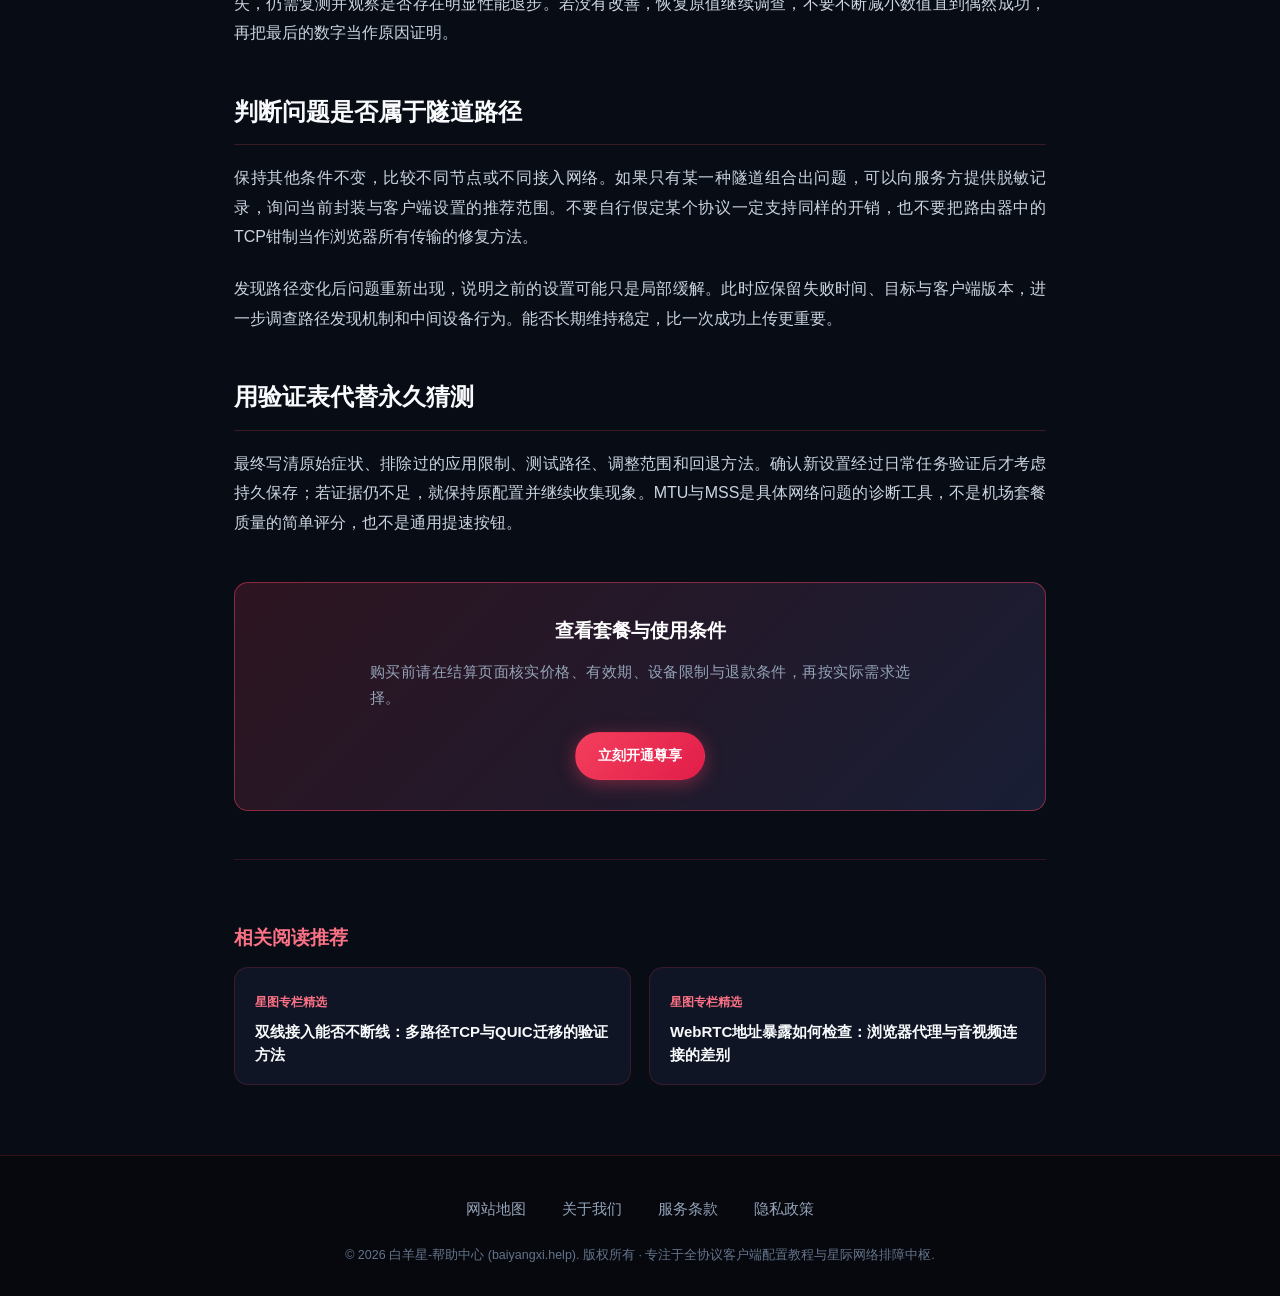
<file: mtu-mss-clamping-packet-drop.html>
﻿<!DOCTYPE html>
<html lang="zh-CN">
<head>
  <meta charset="UTF-8">
  <meta name="viewport" content="width=device-width, initial-scale=1.0">
  <title>网页能开但上传卡住：MTU与MSS问题的排查顺序｜白羊星</title>
  <meta name="description" content="解释路径MTU和TCP MSS的作用，用小包与真实传输对照缩小范围，避免套用固定数值。">
  <link rel="stylesheet" href="style.css">
  <link rel="canonical" href="https://baiyangxi.help/mtu-mss-clamping-packet-drop.html">
  <meta property="og:type" content="article">
  <meta property="og:site_name" content="白羊星-帮助中心">
  <meta property="og:title" content="网页能开但上传卡住：MTU与MSS问题的排查顺序｜白羊星">
  <meta property="og:description" content="解释路径MTU和TCP MSS的作用，用小包与真实传输对照缩小范围，避免套用固定数值。">
  <meta property="og:url" content="https://baiyangxi.help/mtu-mss-clamping-packet-drop.html">
  <meta property="og:image" content="https://baiyangxi.help/og-preview.png">
  <meta property="og:locale" content="zh_CN">
  <script type="application/ld+json">{"@context": "https://schema.org", "@graph": [{"@type": "Article", "headline": "网页能开但上传卡住：MTU与MSS问题的排查顺序", "description": "解释路径MTU和TCP MSS的作用，用小包与真实传输对照缩小范围，避免套用固定数值。", "author": {"@type": "Organization", "name": "白羊星"}, "publisher": {"@type": "Organization", "name": "白羊星-帮助中心"}, "mainEntityOfPage": "https://baiyangxi.help/mtu-mss-clamping-packet-drop.html", "inLanguage": "zh-CN"}, {"@type": "BreadcrumbList", "itemListElement": [{"@type": "ListItem", "position": 1, "name": "首页", "item": "https://baiyangxi.help/"}, {"@type": "ListItem", "position": 2, "name": "星图专栏", "item": "https://baiyangxi.help/constellation-notes.html"}, {"@type": "ListItem", "position": 3, "name": "跨国网络MTU最佳切分与MSS钳制实战：消灭巨型帧引发的静默丢包", "item": "https://baiyangxi.help/mtu-mss-clamping-packet-drop.html"}]}]}</script>
</head>
<body>

  <!-- 吸顶导航栏 -->
  <header class="aries-nav">
    <div class="aries-container aries-nav-wrap">
      <a href="index.html" class="aries-logo-link" aria-label="返回首页">
        <svg class="aries-logo-svg" viewBox="0 0 48 48" fill="none" xmlns="http://www.w3.org/2000/svg">
          <circle cx="24" cy="24" r="22" stroke="#f43f5e" stroke-width="1.8" stroke-dasharray="5 3"/>
          <path d="M14 18C12 12 18 10 22 14C23 15 24 18 24 22V36" stroke="#fb7185" stroke-width="2.2" stroke-linecap="round"/>
          <path d="M34 18C36 12 30 10 26 14C25 15 24 18 24 22" stroke="#fb7185" stroke-width="2.2" stroke-linecap="round"/>
          <circle cx="24" cy="18" r="4.5" fill="#fbbf24"/>
          <circle cx="15" cy="14" r="2" fill="#818cf8"/>
          <circle cx="33" cy="14" r="2" fill="#818cf8"/>
          <path d="M24 12V6M20 9L18 7M28 9L30 7" stroke="#fbbf24" stroke-width="1.6" stroke-linecap="round"/>
        </svg>
        <div class="aries-logo-text">
          <span class="aries-logo-title">白羊星</span>
          <span class="aries-logo-sub">HELP CENTER · 帮助中心</span>
        </div>
      </a>

      <!-- 移动端汉堡切换器 -->
      <input type="checkbox" id="aries-nav-toggle" class="aries-nav-toggle" aria-label="切换移动端导航">
      <label for="aries-nav-toggle" class="aries-hamburger-label">
        <span></span>
        <span></span>
        <span></span>
      </label>

      <!-- 导航列表 -->
      <nav class="aries-nav-menu">
        <ul class="aries-nav-list">
          <li class="aries-nav-item"><a href="index.html#tutorial" aria-current="page">系统教程</a></li>
          <li class="aries-nav-item"><a href="index.html#diagnostics">智能诊所</a></li>
          <li class="aries-nav-item"><a href="index.html#pricing">星光专线</a></li>
          <li class="aries-nav-item"><a href="index.html#faq">星宿疑难</a></li>
          <li class="aries-nav-item"><a href="index.html#reviews">极客口碑</a></li>
          <li class="aries-nav-item"><a href="constellation-notes.html">星图专栏</a></li>
        </ul>
      </nav>

      <div class="aries-nav-actions">
        <a href="https://ww012.twilightaff.com/#/?code=A56DH1Af" target="_blank" rel="nofollow" class="btn-aries btn-aries-primary">接入星光专线</a>
      </div>
    </div>
  </header>

  <main class="article-aries-container">
    <div class="article-aries-header">
      <div class="article-aries-breadcrumb">
        <a href="index.html">首页</a> &gt; <a href="constellation-notes.html">星图专栏</a> &gt; 正文
      </div>
      <h1 class="article-aries-headline">网页能开但上传卡住：MTU与MSS问题的排查顺序</h1>
      <div class="article-nexus-meta">
        <span>作者：内容编辑</span>
        <span>发布日期：2026-03-26</span>
        <span>分类：底层网络工程</span>
      </div>
    </div>

    <article class="article-aries-body">
<p>小网页能够打开，大文件上传却卡在开始阶段，这种现象可能与路径允许的数据包大小有关，也可能来自应用限制、服务端故障或代理配置。不能看到“能连接但传不动”就立即认定是MTU黑洞。正确做法是先保留正常基线，再逐步验证特定路径与数据规模之间的关系，避免把一个猜测变成全网配置。</p>
<h2>两个概念分别约束什么</h2>
<p>MTU描述一段链路或接口能够承载的最大网络层数据包大小，路径上的限制可能比本机接口更小。隧道封装会增加额外开销，因此入口接口看似支持的大小，不一定能原样穿过整条路径。MSS则与TCP连接中的数据段大小有关，它不是所有协议通用的“网络包尺寸开关”。</p>
<p>修改MSS不会自动解决所有UDP应用问题，降低本机MTU也不能保证上游所有路径都正确处理。还要区分不同地址族、不同隧道和不同目标的行为。一台设备到某个服务有效的值，不能作为全家设备或所有节点的标准答案，尤其不应照抄未标明环境的数值。</p>
<h2>先排除更常见的任务失败</h2>
<p>准备一个小文件与一个较大但不含敏感内容的文件，上传到自己有权使用的同一服务，记录是否在相同位置失败。检查账号额度、单文件大小限制和服务状态。如果只有一个目标失败，先与另一个可信目标比较；如果所有目标都出问题，再检查本地路径和代理模式。</p>
<p>确认系统时间和证书校验没有异常，并观察关闭代理后任务的变化。直连不可用的目标不能单独作为对照依据，可以选一个在两种连接方式下都允许访问的测试服务。不要为了诊断关闭证书验证，也不要把工作文件上传到来历不明的公开测速站。</p>
<h2>探测只能提供线索</h2>
<p>某些系统提供带有禁止分片选项的探测工具，可以用不同大小的探测包观察响应，但参数含义和开销计算随系统而异。操作前查看本机工具帮助，不把网上某条命令的数字直接当作接口MTU。探测无响应也可能只是目标不处理该类请求，不能据此单独宣布链路故障。</p>
<p>更有价值的是把探测结果与真实传输放在一起：哪些目标、小包或大包、哪种连接方式出现变化。阅读<a href="https://jichangtuijan.top/">MTU与MSS排查</a>相关资料时，优先寻找明确区分接口、路径和应用数据的说明。若资料承诺一个值解决所有断流，应继续寻找验证方法而不是立即应用。</p>
<h2>调整前先保证能恢复管理连接</h2>
<p>只修改自己管理的测试设备，记录原接口名称、原值和恢复步骤。路由器上的改动可能影响所有家庭成员，远程操作还可能切断自己的管理通道。应保留本地连接方式，安排可中断的测试窗口，并先从一台终端验证，不直接把所有接口设置批量覆盖。</p>
<p>临时降低测试接口的数值后，重复原先的上传任务，同时检查普通网页、局域网访问和其他常用应用。若问题消失，仍需复测并观察是否存在明显性能退步。若没有改善，恢复原值继续调查，不要不断减小数值直到偶然成功，再把最后的数字当作原因证明。</p>
<h2>判断问题是否属于隧道路径</h2>
<p>保持其他条件不变，比较不同节点或不同接入网络。如果只有某一种隧道组合出问题，可以向服务方提供脱敏记录，询问当前封装与客户端设置的推荐范围。不要自行假定某个协议一定支持同样的开销，也不要把路由器中的TCP钳制当作浏览器所有传输的修复方法。</p>
<p>发现路径变化后问题重新出现，说明之前的设置可能只是局部缓解。此时应保留失败时间、目标与客户端版本，进一步调查路径发现机制和中间设备行为。能否长期维持稳定，比一次成功上传更重要。</p>
<h2>用验证表代替永久猜测</h2>
<p>最终写清原始症状、排除过的应用限制、测试路径、调整范围和回退方法。确认新设置经过日常任务验证后才考虑持久保存；若证据仍不足，就保持原配置并继续收集现象。MTU与MSS是具体网络问题的诊断工具，不是机场套餐质量的简单评分，也不是通用提速按钮。</p>
<div class="aries-cta-card">
        <h3>查看套餐与使用条件</h3>
        <p>购买前请在结算页面核实价格、有效期、设备限制与退款条件，再按实际需求选择。</p>
        <a href="https://ww012.twilightaff.com/#/?code=A56DH1Af" target="_blank" rel="nofollow" class="btn-aries btn-aries-primary">立刻开通尊享</a>
      </div>
          <!-- 相关阅读推荐 -->
      <section class="related-articles-sec">
        <h3 class="related-title">相关阅读推荐</h3>
        <div class="related-grid">
          <a href="multipath-tcp-quic-failover-benchmark.html" class="related-card">
            <span class="related-cat">星图专栏精选</span>
            <h4 class="related-heading">双线接入能否不断线：多路径TCP与QUIC迁移的验证方法</h4>
          </a>
          <a href="nat-traversal-p2p-webrtc-leak-audit.html" class="related-card">
            <span class="related-cat">星图专栏精选</span>
            <h4 class="related-heading">WebRTC地址暴露如何检查：浏览器代理与音视频连接的差别</h4>
          </a>
        </div>
      </section>
    </article>
  </main>

  <!-- 底部极简规范页脚：严格只有4个链接 (全中文) -->
  <footer class="aries-footer">
    <div class="aries-container">
      <ul class="aries-footer-nav">
        <li><a href="sitemap.html">网站地图</a></li>
        <li><a href="about.html">关于我们</a></li>
        <li><a href="terms.html">服务条款</a></li>
        <li><a href="privacy.html">隐私政策</a></li>
      </ul>
      <p class="aries-footer-copy">
        &copy; 2026 白羊星-帮助中心 (baiyangxi.help). 版权所有 · 专注于全协议客户端配置教程与星际网络排障中枢.
      </p>
    </div>
  </footer>

</body>
</html>
</file>
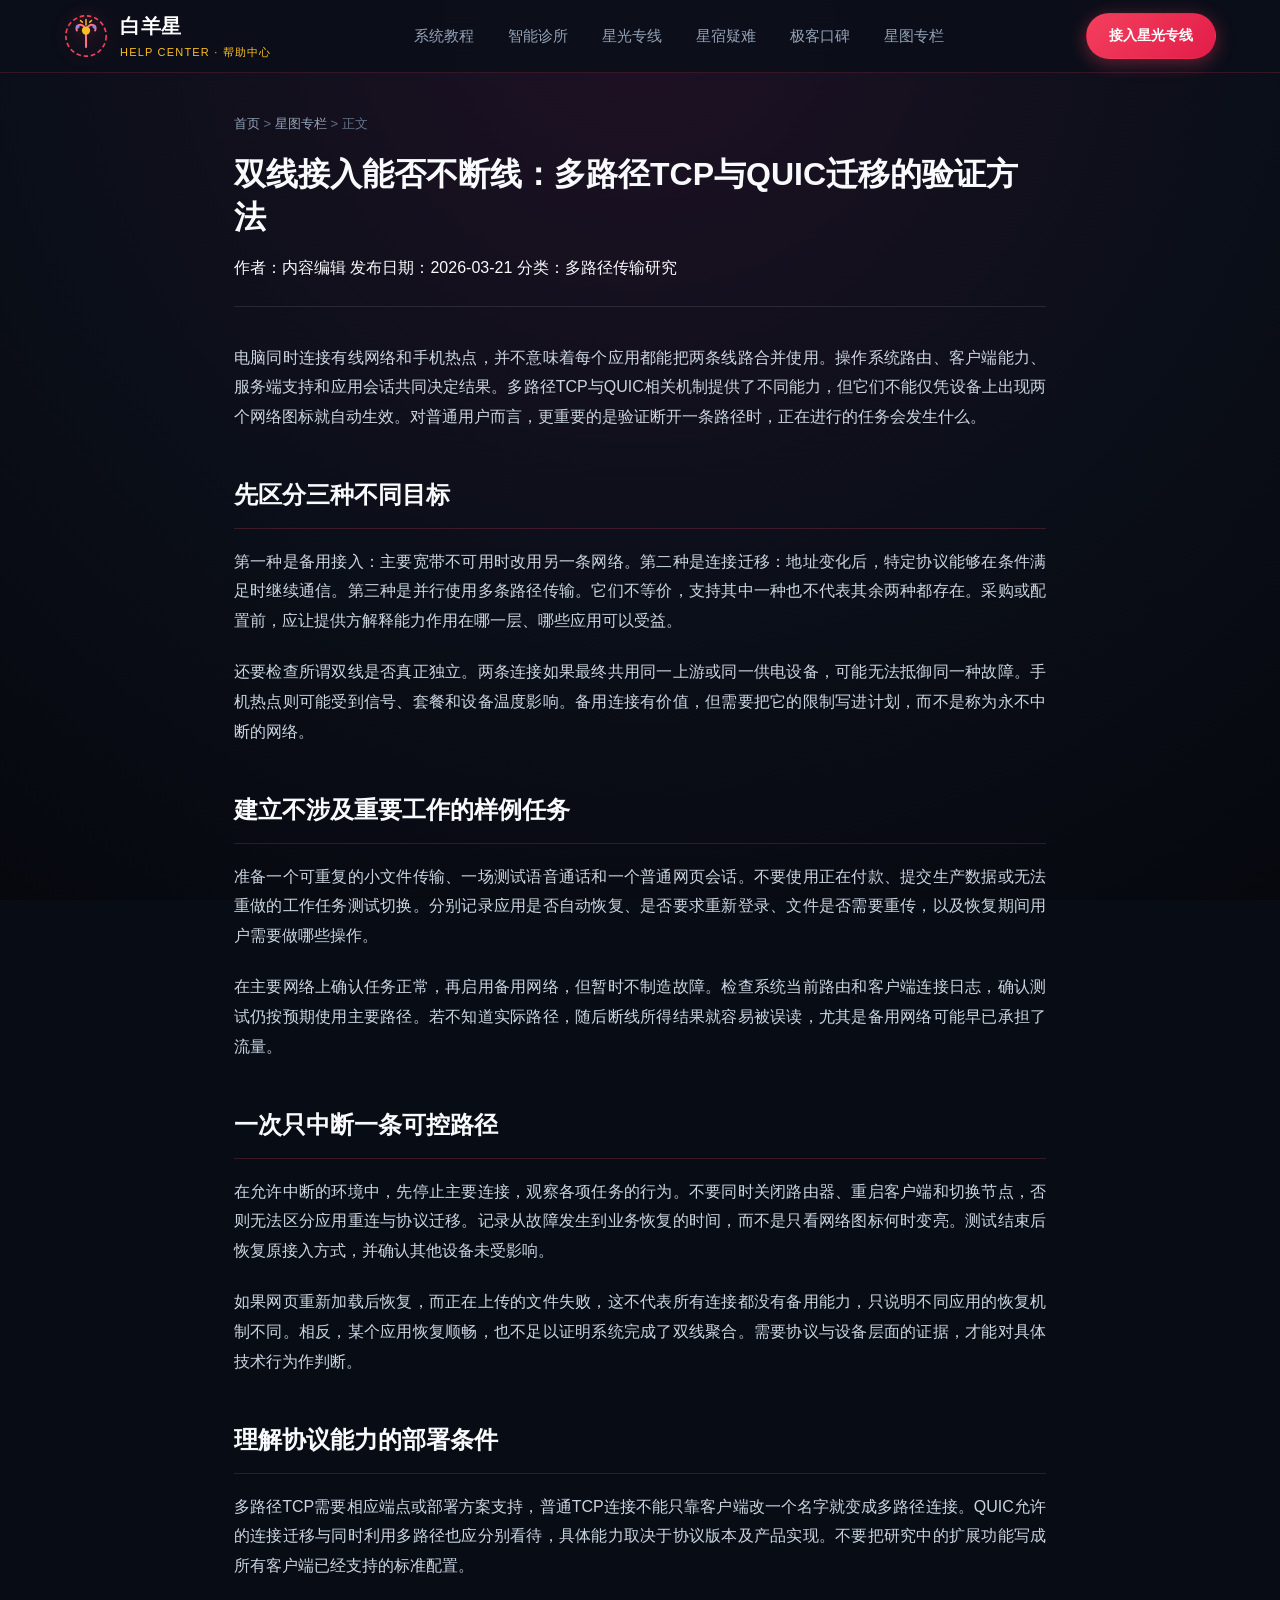
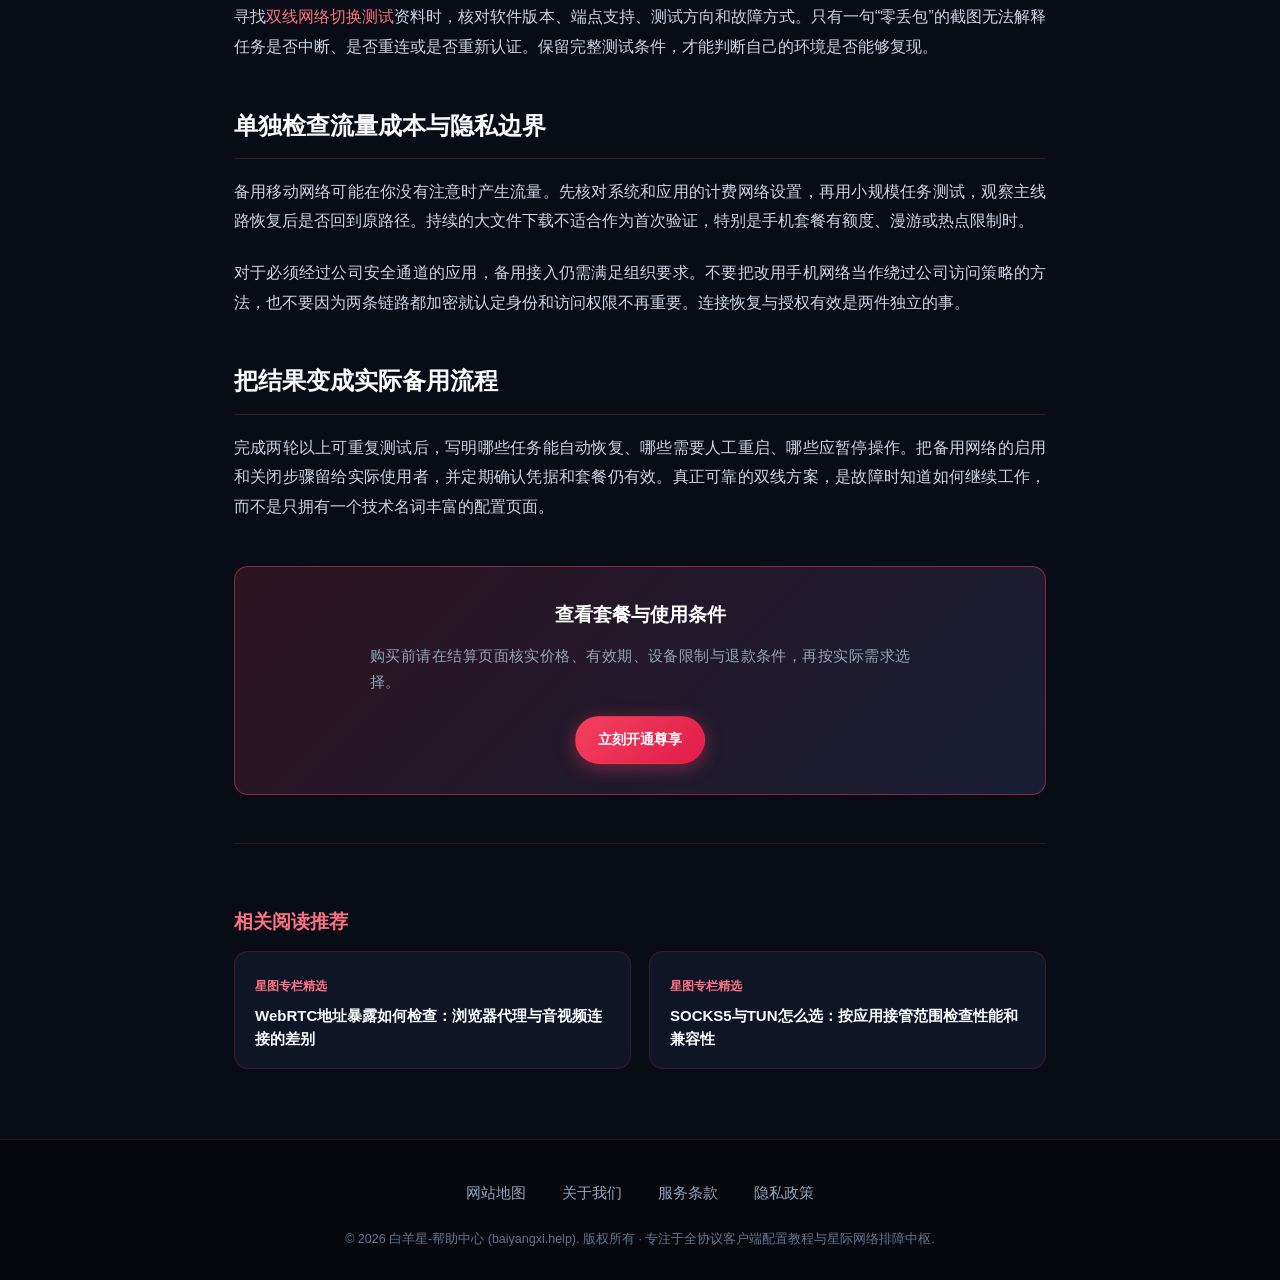
<file: multipath-tcp-quic-failover-benchmark.html>
﻿<!DOCTYPE html>
<html lang="zh-CN">
<head>
  <meta charset="UTF-8">
  <meta name="viewport" content="width=device-width, initial-scale=1.0">
  <title>双线接入能否不断线：多路径TCP与QUIC迁移的验证方法｜白羊星</title>
  <meta name="description" content="区分多链路、协议迁移与带宽聚合，设计手机热点和宽带切换测试，记录业务恢复而非只看连接图标。">
  <link rel="stylesheet" href="style.css">
  <link rel="canonical" href="https://baiyangxi.help/multipath-tcp-quic-failover-benchmark.html">
  <meta property="og:type" content="article">
  <meta property="og:site_name" content="白羊星-帮助中心">
  <meta property="og:title" content="双线接入能否不断线：多路径TCP与QUIC迁移的验证方法｜白羊星">
  <meta property="og:description" content="区分多链路、协议迁移与带宽聚合，设计手机热点和宽带切换测试，记录业务恢复而非只看连接图标。">
  <meta property="og:url" content="https://baiyangxi.help/multipath-tcp-quic-failover-benchmark.html">
  <meta property="og:image" content="https://baiyangxi.help/og-preview.png">
  <meta property="og:locale" content="zh_CN">
  <script type="application/ld+json">{"@context": "https://schema.org", "@graph": [{"@type": "Article", "headline": "双线接入能否不断线：多路径TCP与QUIC迁移的验证方法", "description": "区分多链路、协议迁移与带宽聚合，设计手机热点和宽带切换测试，记录业务恢复而非只看连接图标。", "author": {"@type": "Organization", "name": "白羊星"}, "publisher": {"@type": "Organization", "name": "白羊星-帮助中心"}, "mainEntityOfPage": "https://baiyangxi.help/multipath-tcp-quic-failover-benchmark.html", "inLanguage": "zh-CN"}, {"@type": "BreadcrumbList", "itemListElement": [{"@type": "ListItem", "position": 1, "name": "首页", "item": "https://baiyangxi.help/"}, {"@type": "ListItem", "position": 2, "name": "星图专栏", "item": "https://baiyangxi.help/constellation-notes.html"}, {"@type": "ListItem", "position": 3, "name": "多路径TCP与MP-QUIC在弱网环境下的表现：跨运营商双线聚合实测", "item": "https://baiyangxi.help/multipath-tcp-quic-failover-benchmark.html"}]}]}</script>
</head>
<body>

  <!-- 吸顶导航栏 -->
  <header class="aries-nav">
    <div class="aries-container aries-nav-wrap">
      <a href="index.html" class="aries-logo-link" aria-label="返回首页">
        <svg class="aries-logo-svg" viewBox="0 0 48 48" fill="none" xmlns="http://www.w3.org/2000/svg">
          <circle cx="24" cy="24" r="22" stroke="#f43f5e" stroke-width="1.8" stroke-dasharray="5 3"/>
          <path d="M14 18C12 12 18 10 22 14C23 15 24 18 24 22V36" stroke="#fb7185" stroke-width="2.2" stroke-linecap="round"/>
          <path d="M34 18C36 12 30 10 26 14C25 15 24 18 24 22" stroke="#fb7185" stroke-width="2.2" stroke-linecap="round"/>
          <circle cx="24" cy="18" r="4.5" fill="#fbbf24"/>
          <circle cx="15" cy="14" r="2" fill="#818cf8"/>
          <circle cx="33" cy="14" r="2" fill="#818cf8"/>
          <path d="M24 12V6M20 9L18 7M28 9L30 7" stroke="#fbbf24" stroke-width="1.6" stroke-linecap="round"/>
        </svg>
        <div class="aries-logo-text">
          <span class="aries-logo-title">白羊星</span>
          <span class="aries-logo-sub">HELP CENTER · 帮助中心</span>
        </div>
      </a>

      <!-- 移动端汉堡切换器 -->
      <input type="checkbox" id="aries-nav-toggle" class="aries-nav-toggle" aria-label="切换移动端导航">
      <label for="aries-nav-toggle" class="aries-hamburger-label">
        <span></span>
        <span></span>
        <span></span>
      </label>

      <!-- 导航列表 -->
      <nav class="aries-nav-menu">
        <ul class="aries-nav-list">
          <li class="aries-nav-item"><a href="index.html#tutorial" aria-current="page">系统教程</a></li>
          <li class="aries-nav-item"><a href="index.html#diagnostics">智能诊所</a></li>
          <li class="aries-nav-item"><a href="index.html#pricing">星光专线</a></li>
          <li class="aries-nav-item"><a href="index.html#faq">星宿疑难</a></li>
          <li class="aries-nav-item"><a href="index.html#reviews">极客口碑</a></li>
          <li class="aries-nav-item"><a href="constellation-notes.html">星图专栏</a></li>
        </ul>
      </nav>

      <div class="aries-nav-actions">
        <a href="https://ww012.twilightaff.com/#/?code=A56DH1Af" target="_blank" rel="nofollow" class="btn-aries btn-aries-primary">接入星光专线</a>
      </div>
    </div>
  </header>

  <main class="article-aries-container">
    <div class="article-aries-header">
      <div class="article-aries-breadcrumb">
        <a href="index.html">首页</a> &gt; <a href="constellation-notes.html">星图专栏</a> &gt; 正文
      </div>
      <h1 class="article-aries-headline">双线接入能否不断线：多路径TCP与QUIC迁移的验证方法</h1>
      <div class="article-nexus-meta">
        <span>作者：内容编辑</span>
        <span>发布日期：2026-03-21</span>
        <span>分类：多路径传输研究</span>
      </div>
    </div>

    <article class="article-aries-body">
<p>电脑同时连接有线网络和手机热点，并不意味着每个应用都能把两条线路合并使用。操作系统路由、客户端能力、服务端支持和应用会话共同决定结果。多路径TCP与QUIC相关机制提供了不同能力，但它们不能仅凭设备上出现两个网络图标就自动生效。对普通用户而言，更重要的是验证断开一条路径时，正在进行的任务会发生什么。</p>
<h2>先区分三种不同目标</h2>
<p>第一种是备用接入：主要宽带不可用时改用另一条网络。第二种是连接迁移：地址变化后，特定协议能够在条件满足时继续通信。第三种是并行使用多条路径传输。它们不等价，支持其中一种也不代表其余两种都存在。采购或配置前，应让提供方解释能力作用在哪一层、哪些应用可以受益。</p>
<p>还要检查所谓双线是否真正独立。两条连接如果最终共用同一上游或同一供电设备，可能无法抵御同一种故障。手机热点则可能受到信号、套餐和设备温度影响。备用连接有价值，但需要把它的限制写进计划，而不是称为永不中断的网络。</p>
<h2>建立不涉及重要工作的样例任务</h2>
<p>准备一个可重复的小文件传输、一场测试语音通话和一个普通网页会话。不要使用正在付款、提交生产数据或无法重做的工作任务测试切换。分别记录应用是否自动恢复、是否要求重新登录、文件是否需要重传，以及恢复期间用户需要做哪些操作。</p>
<p>在主要网络上确认任务正常，再启用备用网络，但暂时不制造故障。检查系统当前路由和客户端连接日志，确认测试仍按预期使用主要路径。若不知道实际路径，随后断线所得结果就容易被误读，尤其是备用网络可能早已承担了流量。</p>
<h2>一次只中断一条可控路径</h2>
<p>在允许中断的环境中，先停止主要连接，观察各项任务的行为。不要同时关闭路由器、重启客户端和切换节点，否则无法区分应用重连与协议迁移。记录从故障发生到业务恢复的时间，而不是只看网络图标何时变亮。测试结束后恢复原接入方式，并确认其他设备未受影响。</p>
<p>如果网页重新加载后恢复，而正在上传的文件失败，这不代表所有连接都没有备用能力，只说明不同应用的恢复机制不同。相反，某个应用恢复顺畅，也不足以证明系统完成了双线聚合。需要协议与设备层面的证据，才能对具体技术行为作判断。</p>
<h2>理解协议能力的部署条件</h2>
<p>多路径TCP需要相应端点或部署方案支持，普通TCP连接不能只靠客户端改一个名字就变成多路径连接。QUIC允许的连接迁移与同时利用多路径也应分别看待，具体能力取决于协议版本及产品实现。不要把研究中的扩展功能写成所有客户端已经支持的标准配置。</p>
<p>寻找<a href="https://jichangtuijan.top/">双线网络切换测试</a>资料时，核对软件版本、端点支持、测试方向和故障方式。只有一句“零丢包”的截图无法解释任务是否中断、是否重连或是否重新认证。保留完整测试条件，才能判断自己的环境是否能够复现。</p>
<h2>单独检查流量成本与隐私边界</h2>
<p>备用移动网络可能在你没有注意时产生流量。先核对系统和应用的计费网络设置，再用小规模任务测试，观察主线路恢复后是否回到原路径。持续的大文件下载不适合作为首次验证，特别是手机套餐有额度、漫游或热点限制时。</p>
<p>对于必须经过公司安全通道的应用，备用接入仍需满足组织要求。不要把改用手机网络当作绕过公司访问策略的方法，也不要因为两条链路都加密就认定身份和访问权限不再重要。连接恢复与授权有效是两件独立的事。</p>
<h2>把结果变成实际备用流程</h2>
<p>完成两轮以上可重复测试后，写明哪些任务能自动恢复、哪些需要人工重启、哪些应暂停操作。把备用网络的启用和关闭步骤留给实际使用者，并定期确认凭据和套餐仍有效。真正可靠的双线方案，是故障时知道如何继续工作，而不是只拥有一个技术名词丰富的配置页面。</p>
<div class="aries-cta-card">
        <h3>查看套餐与使用条件</h3>
        <p>购买前请在结算页面核实价格、有效期、设备限制与退款条件，再按实际需求选择。</p>
        <a href="https://ww012.twilightaff.com/#/?code=A56DH1Af" target="_blank" rel="nofollow" class="btn-aries btn-aries-primary">立刻开通尊享</a>
      </div>
          <!-- 相关阅读推荐 -->
      <section class="related-articles-sec">
        <h3 class="related-title">相关阅读推荐</h3>
        <div class="related-grid">
          <a href="nat-traversal-p2p-webrtc-leak-audit.html" class="related-card">
            <span class="related-cat">星图专栏精选</span>
            <h4 class="related-heading">WebRTC地址暴露如何检查：浏览器代理与音视频连接的差别</h4>
          </a>
          <a href="socks5-tun-virtual-adapter-latency.html" class="related-card">
            <span class="related-cat">星图专栏精选</span>
            <h4 class="related-heading">SOCKS5与TUN怎么选：按应用接管范围检查性能和兼容性</h4>
          </a>
        </div>
      </section>
    </article>
  </main>

  <!-- 底部极简规范页脚：严格只有4个链接 (全中文) -->
  <footer class="aries-footer">
    <div class="aries-container">
      <ul class="aries-footer-nav">
        <li><a href="sitemap.html">网站地图</a></li>
        <li><a href="about.html">关于我们</a></li>
        <li><a href="terms.html">服务条款</a></li>
        <li><a href="privacy.html">隐私政策</a></li>
      </ul>
      <p class="aries-footer-copy">
        &copy; 2026 白羊星-帮助中心 (baiyangxi.help). 版权所有 · 专注于全协议客户端配置教程与星际网络排障中枢.
      </p>
    </div>
  </footer>

</body>
</html>
</file>
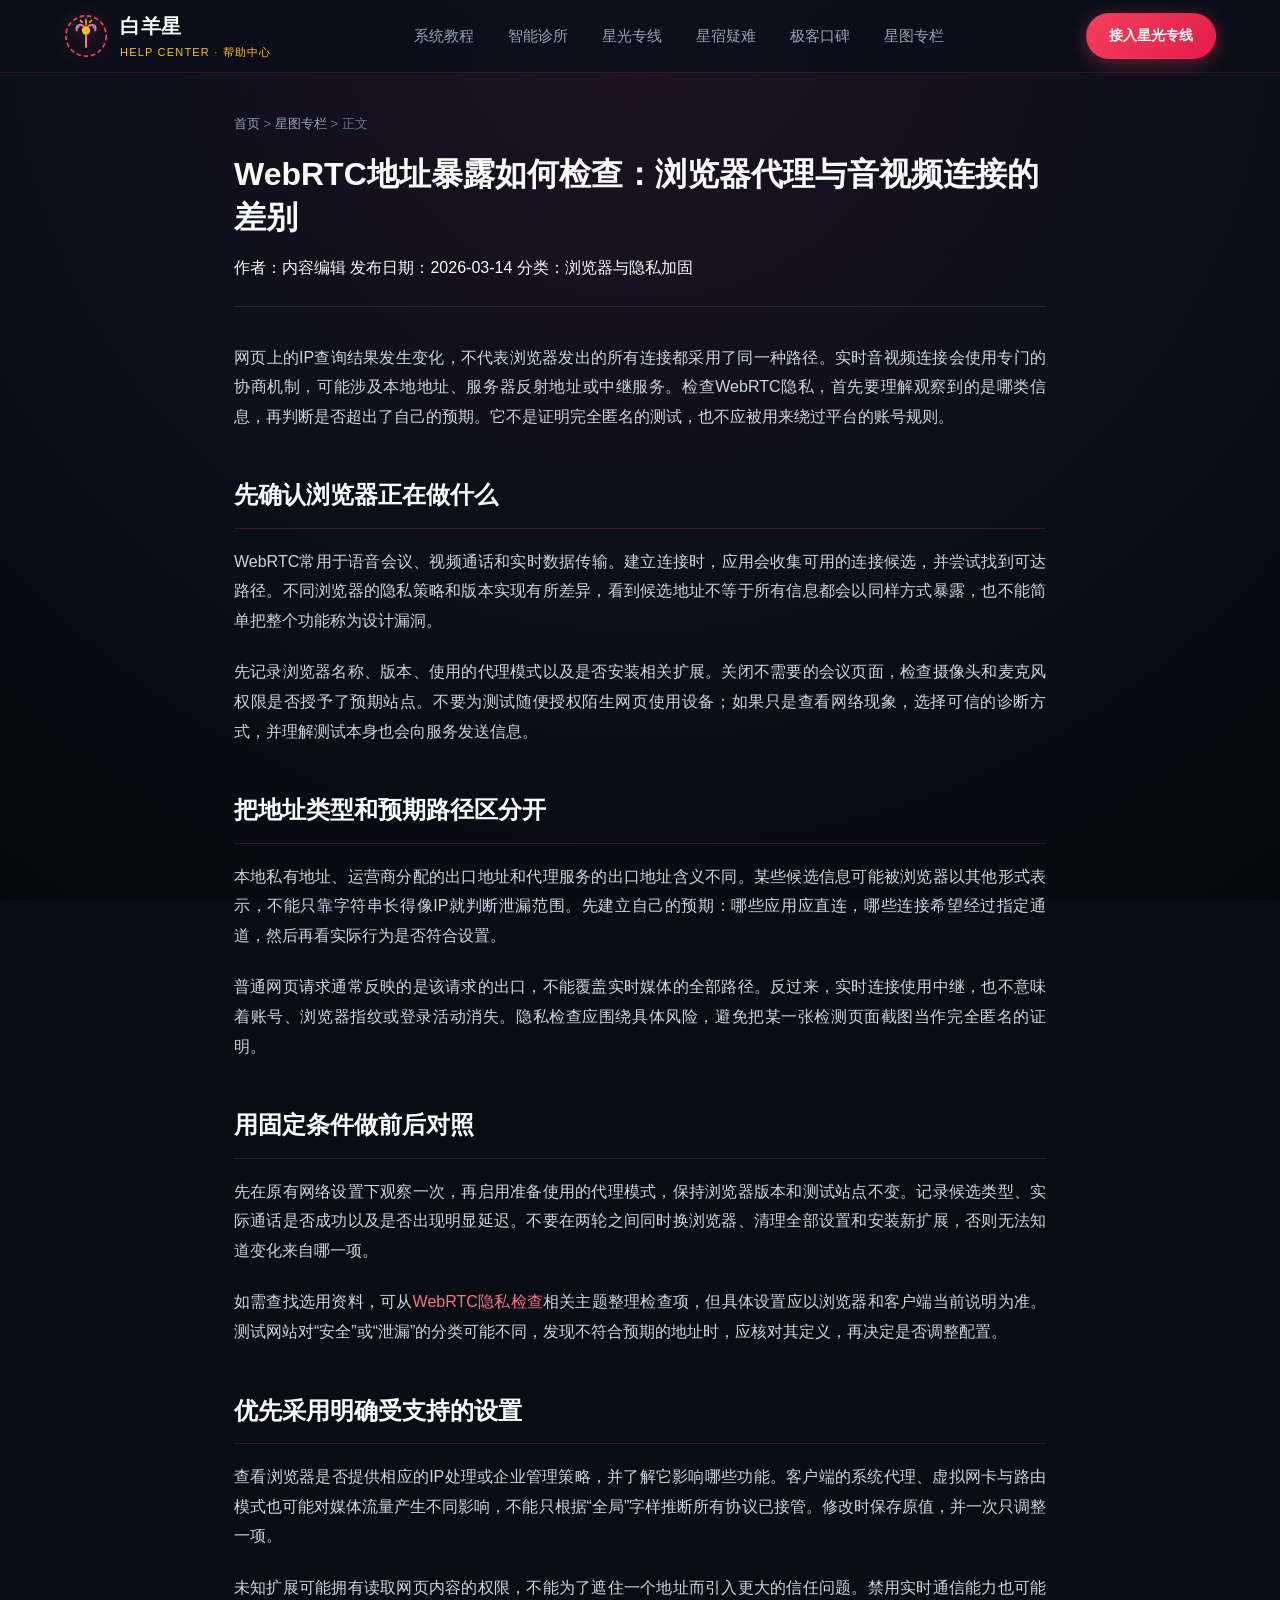
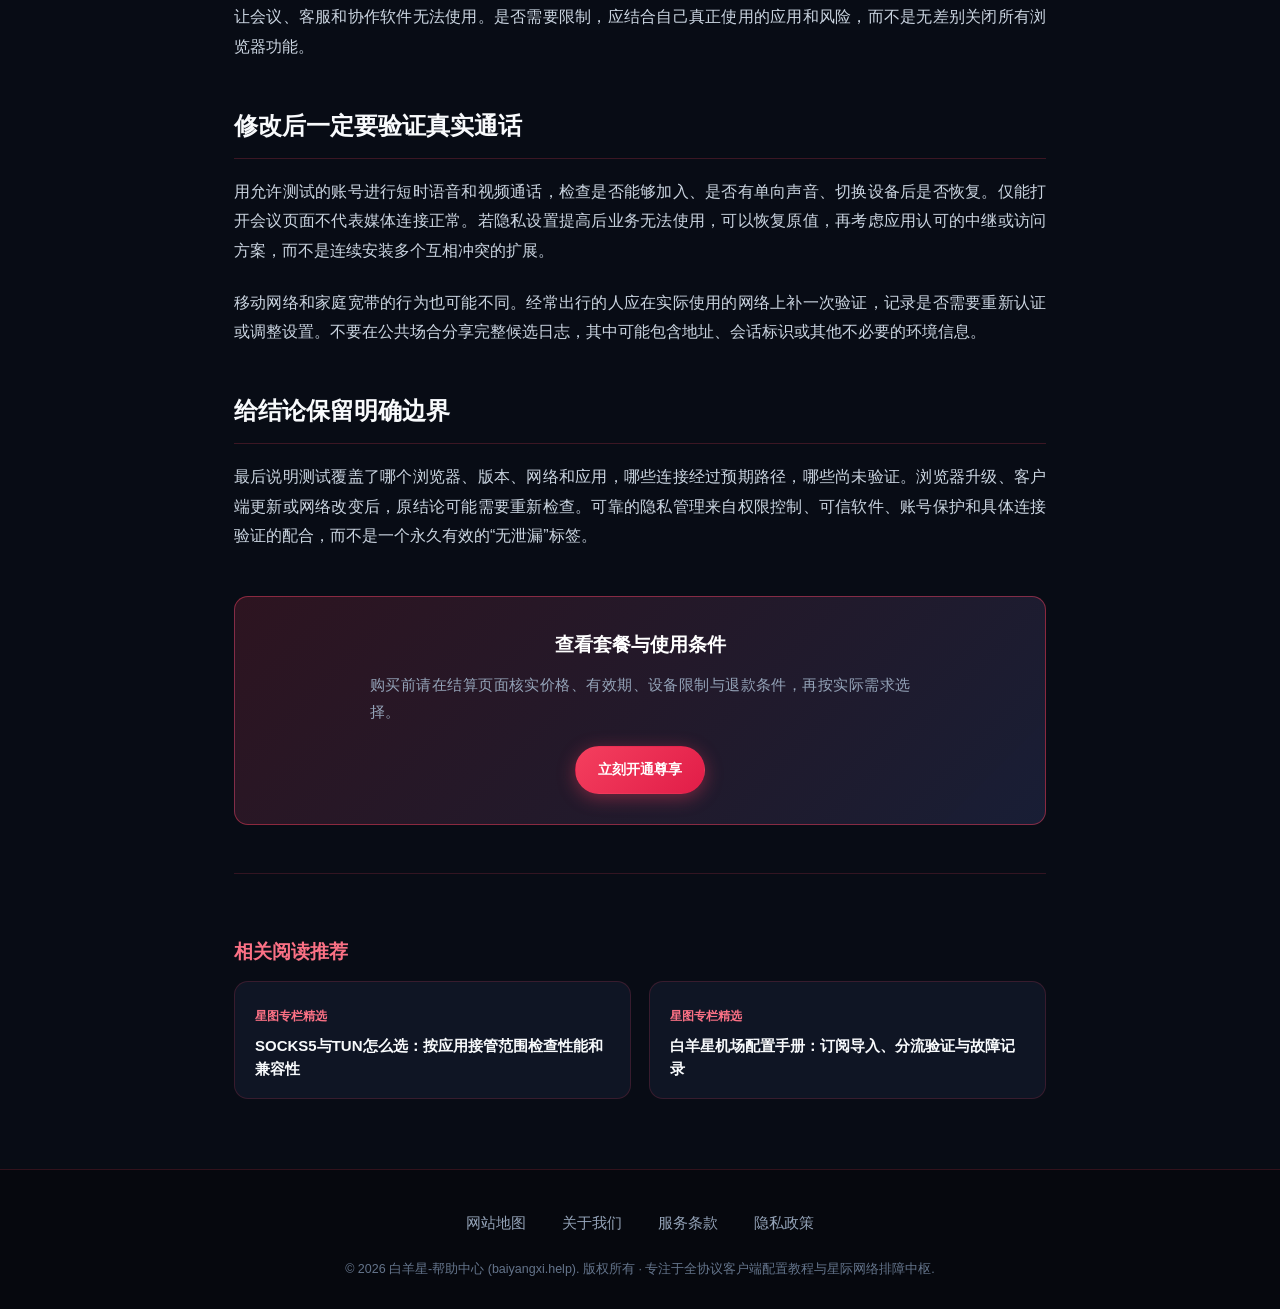
<file: nat-traversal-p2p-webrtc-leak-audit.html>
﻿<!DOCTYPE html>
<html lang="zh-CN">
<head>
  <meta charset="UTF-8">
  <meta name="viewport" content="width=device-width, initial-scale=1.0">
  <title>WebRTC地址暴露如何检查：浏览器代理与音视频连接的差别｜白羊星</title>
  <meta name="description" content="识别WebRTC候选地址和网络路径，结合浏览器权限与真实通话验证隐私设置，避免只凭IP网页下结论。">
  <link rel="stylesheet" href="style.css">
  <link rel="canonical" href="https://baiyangxi.help/nat-traversal-p2p-webrtc-leak-audit.html">
  <meta property="og:type" content="article">
  <meta property="og:site_name" content="白羊星-帮助中心">
  <meta property="og:title" content="WebRTC地址暴露如何检查：浏览器代理与音视频连接的差别｜白羊星">
  <meta property="og:description" content="识别WebRTC候选地址和网络路径，结合浏览器权限与真实通话验证隐私设置，避免只凭IP网页下结论。">
  <meta property="og:url" content="https://baiyangxi.help/nat-traversal-p2p-webrtc-leak-audit.html">
  <meta property="og:image" content="https://baiyangxi.help/og-preview.png">
  <meta property="og:locale" content="zh_CN">
  <script type="application/ld+json">{"@context": "https://schema.org", "@graph": [{"@type": "Article", "headline": "WebRTC地址暴露如何检查：浏览器代理与音视频连接的差别", "description": "识别WebRTC候选地址和网络路径，结合浏览器权限与真实通话验证隐私设置，避免只凭IP网页下结论。", "author": {"@type": "Organization", "name": "白羊星"}, "publisher": {"@type": "Organization", "name": "白羊星-帮助中心"}, "mainEntityOfPage": "https://baiyangxi.help/nat-traversal-p2p-webrtc-leak-audit.html", "inLanguage": "zh-CN"}, {"@type": "BreadcrumbList", "itemListElement": [{"@type": "ListItem", "position": 1, "name": "首页", "item": "https://baiyangxi.help/"}, {"@type": "ListItem", "position": 2, "name": "星图专栏", "item": "https://baiyangxi.help/constellation-notes.html"}, {"@type": "ListItem", "position": 3, "name": "WebRTC真实公网IP泄漏排查与STUN/TURN穿透环境下的代理加固", "item": "https://baiyangxi.help/nat-traversal-p2p-webrtc-leak-audit.html"}]}]}</script>
</head>
<body>

  <!-- 吸顶导航栏 -->
  <header class="aries-nav">
    <div class="aries-container aries-nav-wrap">
      <a href="index.html" class="aries-logo-link" aria-label="返回首页">
        <svg class="aries-logo-svg" viewBox="0 0 48 48" fill="none" xmlns="http://www.w3.org/2000/svg">
          <circle cx="24" cy="24" r="22" stroke="#f43f5e" stroke-width="1.8" stroke-dasharray="5 3"/>
          <path d="M14 18C12 12 18 10 22 14C23 15 24 18 24 22V36" stroke="#fb7185" stroke-width="2.2" stroke-linecap="round"/>
          <path d="M34 18C36 12 30 10 26 14C25 15 24 18 24 22" stroke="#fb7185" stroke-width="2.2" stroke-linecap="round"/>
          <circle cx="24" cy="18" r="4.5" fill="#fbbf24"/>
          <circle cx="15" cy="14" r="2" fill="#818cf8"/>
          <circle cx="33" cy="14" r="2" fill="#818cf8"/>
          <path d="M24 12V6M20 9L18 7M28 9L30 7" stroke="#fbbf24" stroke-width="1.6" stroke-linecap="round"/>
        </svg>
        <div class="aries-logo-text">
          <span class="aries-logo-title">白羊星</span>
          <span class="aries-logo-sub">HELP CENTER · 帮助中心</span>
        </div>
      </a>

      <!-- 移动端汉堡切换器 -->
      <input type="checkbox" id="aries-nav-toggle" class="aries-nav-toggle" aria-label="切换移动端导航">
      <label for="aries-nav-toggle" class="aries-hamburger-label">
        <span></span>
        <span></span>
        <span></span>
      </label>

      <!-- 导航列表 -->
      <nav class="aries-nav-menu">
        <ul class="aries-nav-list">
          <li class="aries-nav-item"><a href="index.html#tutorial" aria-current="page">系统教程</a></li>
          <li class="aries-nav-item"><a href="index.html#diagnostics">智能诊所</a></li>
          <li class="aries-nav-item"><a href="index.html#pricing">星光专线</a></li>
          <li class="aries-nav-item"><a href="index.html#faq">星宿疑难</a></li>
          <li class="aries-nav-item"><a href="index.html#reviews">极客口碑</a></li>
          <li class="aries-nav-item"><a href="constellation-notes.html">星图专栏</a></li>
        </ul>
      </nav>

      <div class="aries-nav-actions">
        <a href="https://ww012.twilightaff.com/#/?code=A56DH1Af" target="_blank" rel="nofollow" class="btn-aries btn-aries-primary">接入星光专线</a>
      </div>
    </div>
  </header>

  <main class="article-aries-container">
    <div class="article-aries-header">
      <div class="article-aries-breadcrumb">
        <a href="index.html">首页</a> &gt; <a href="constellation-notes.html">星图专栏</a> &gt; 正文
      </div>
      <h1 class="article-aries-headline">WebRTC地址暴露如何检查：浏览器代理与音视频连接的差别</h1>
      <div class="article-nexus-meta">
        <span>作者：内容编辑</span>
        <span>发布日期：2026-03-14</span>
        <span>分类：浏览器与隐私加固</span>
      </div>
    </div>

    <article class="article-aries-body">
<p>网页上的IP查询结果发生变化，不代表浏览器发出的所有连接都采用了同一种路径。实时音视频连接会使用专门的协商机制，可能涉及本地地址、服务器反射地址或中继服务。检查WebRTC隐私，首先要理解观察到的是哪类信息，再判断是否超出了自己的预期。它不是证明完全匿名的测试，也不应被用来绕过平台的账号规则。</p>
<h2>先确认浏览器正在做什么</h2>
<p>WebRTC常用于语音会议、视频通话和实时数据传输。建立连接时，应用会收集可用的连接候选，并尝试找到可达路径。不同浏览器的隐私策略和版本实现有所差异，看到候选地址不等于所有信息都会以同样方式暴露，也不能简单把整个功能称为设计漏洞。</p>
<p>先记录浏览器名称、版本、使用的代理模式以及是否安装相关扩展。关闭不需要的会议页面，检查摄像头和麦克风权限是否授予了预期站点。不要为测试随便授权陌生网页使用设备；如果只是查看网络现象，选择可信的诊断方式，并理解测试本身也会向服务发送信息。</p>
<h2>把地址类型和预期路径区分开</h2>
<p>本地私有地址、运营商分配的出口地址和代理服务的出口地址含义不同。某些候选信息可能被浏览器以其他形式表示，不能只靠字符串长得像IP就判断泄漏范围。先建立自己的预期：哪些应用应直连，哪些连接希望经过指定通道，然后再看实际行为是否符合设置。</p>
<p>普通网页请求通常反映的是该请求的出口，不能覆盖实时媒体的全部路径。反过来，实时连接使用中继，也不意味着账号、浏览器指纹或登录活动消失。隐私检查应围绕具体风险，避免把某一张检测页面截图当作完全匿名的证明。</p>
<h2>用固定条件做前后对照</h2>
<p>先在原有网络设置下观察一次，再启用准备使用的代理模式，保持浏览器版本和测试站点不变。记录候选类型、实际通话是否成功以及是否出现明显延迟。不要在两轮之间同时换浏览器、清理全部设置和安装新扩展，否则无法知道变化来自哪一项。</p>
<p>如需查找选用资料，可从<a href="https://jichangtuijan.top/">WebRTC隐私检查</a>相关主题整理检查项，但具体设置应以浏览器和客户端当前说明为准。测试网站对“安全”或“泄漏”的分类可能不同，发现不符合预期的地址时，应核对其定义，再决定是否调整配置。</p>
<h2>优先采用明确受支持的设置</h2>
<p>查看浏览器是否提供相应的IP处理或企业管理策略，并了解它影响哪些功能。客户端的系统代理、虚拟网卡与路由模式也可能对媒体流量产生不同影响，不能只根据“全局”字样推断所有协议已接管。修改时保存原值，并一次只调整一项。</p>
<p>未知扩展可能拥有读取网页内容的权限，不能为了遮住一个地址而引入更大的信任问题。禁用实时通信能力也可能让会议、客服和协作软件无法使用。是否需要限制，应结合自己真正使用的应用和风险，而不是无差别关闭所有浏览器功能。</p>
<h2>修改后一定要验证真实通话</h2>
<p>用允许测试的账号进行短时语音和视频通话，检查是否能够加入、是否有单向声音、切换设备后是否恢复。仅能打开会议页面不代表媒体连接正常。若隐私设置提高后业务无法使用，可以恢复原值，再考虑应用认可的中继或访问方案，而不是连续安装多个互相冲突的扩展。</p>
<p>移动网络和家庭宽带的行为也可能不同。经常出行的人应在实际使用的网络上补一次验证，记录是否需要重新认证或调整设置。不要在公共场合分享完整候选日志，其中可能包含地址、会话标识或其他不必要的环境信息。</p>
<h2>给结论保留明确边界</h2>
<p>最后说明测试覆盖了哪个浏览器、版本、网络和应用，哪些连接经过预期路径，哪些尚未验证。浏览器升级、客户端更新或网络改变后，原结论可能需要重新检查。可靠的隐私管理来自权限控制、可信软件、账号保护和具体连接验证的配合，而不是一个永久有效的“无泄漏”标签。</p>
<div class="aries-cta-card">
        <h3>查看套餐与使用条件</h3>
        <p>购买前请在结算页面核实价格、有效期、设备限制与退款条件，再按实际需求选择。</p>
        <a href="https://ww012.twilightaff.com/#/?code=A56DH1Af" target="_blank" rel="nofollow" class="btn-aries btn-aries-primary">立刻开通尊享</a>
      </div>
          <!-- 相关阅读推荐 -->
      <section class="related-articles-sec">
        <h3 class="related-title">相关阅读推荐</h3>
        <div class="related-grid">
          <a href="socks5-tun-virtual-adapter-latency.html" class="related-card">
            <span class="related-cat">星图专栏精选</span>
            <h4 class="related-heading">SOCKS5与TUN怎么选：按应用接管范围检查性能和兼容性</h4>
          </a>
          <a href="aries-client-handbook-routing.html" class="related-card">
            <span class="related-cat">星图专栏精选</span>
            <h4 class="related-heading">白羊星机场配置手册：订阅导入、分流验证与故障记录</h4>
          </a>
        </div>
      </section>
    </article>
  </main>

  <!-- 底部极简规范页脚：严格只有4个链接 (全中文) -->
  <footer class="aries-footer">
    <div class="aries-container">
      <ul class="aries-footer-nav">
        <li><a href="sitemap.html">网站地图</a></li>
        <li><a href="about.html">关于我们</a></li>
        <li><a href="terms.html">服务条款</a></li>
        <li><a href="privacy.html">隐私政策</a></li>
      </ul>
      <p class="aries-footer-copy">
        &copy; 2026 白羊星-帮助中心 (baiyangxi.help). 版权所有 · 专注于全协议客户端配置教程与星际网络排障中枢.
      </p>
    </div>
  </footer>

</body>
</html>
</file>
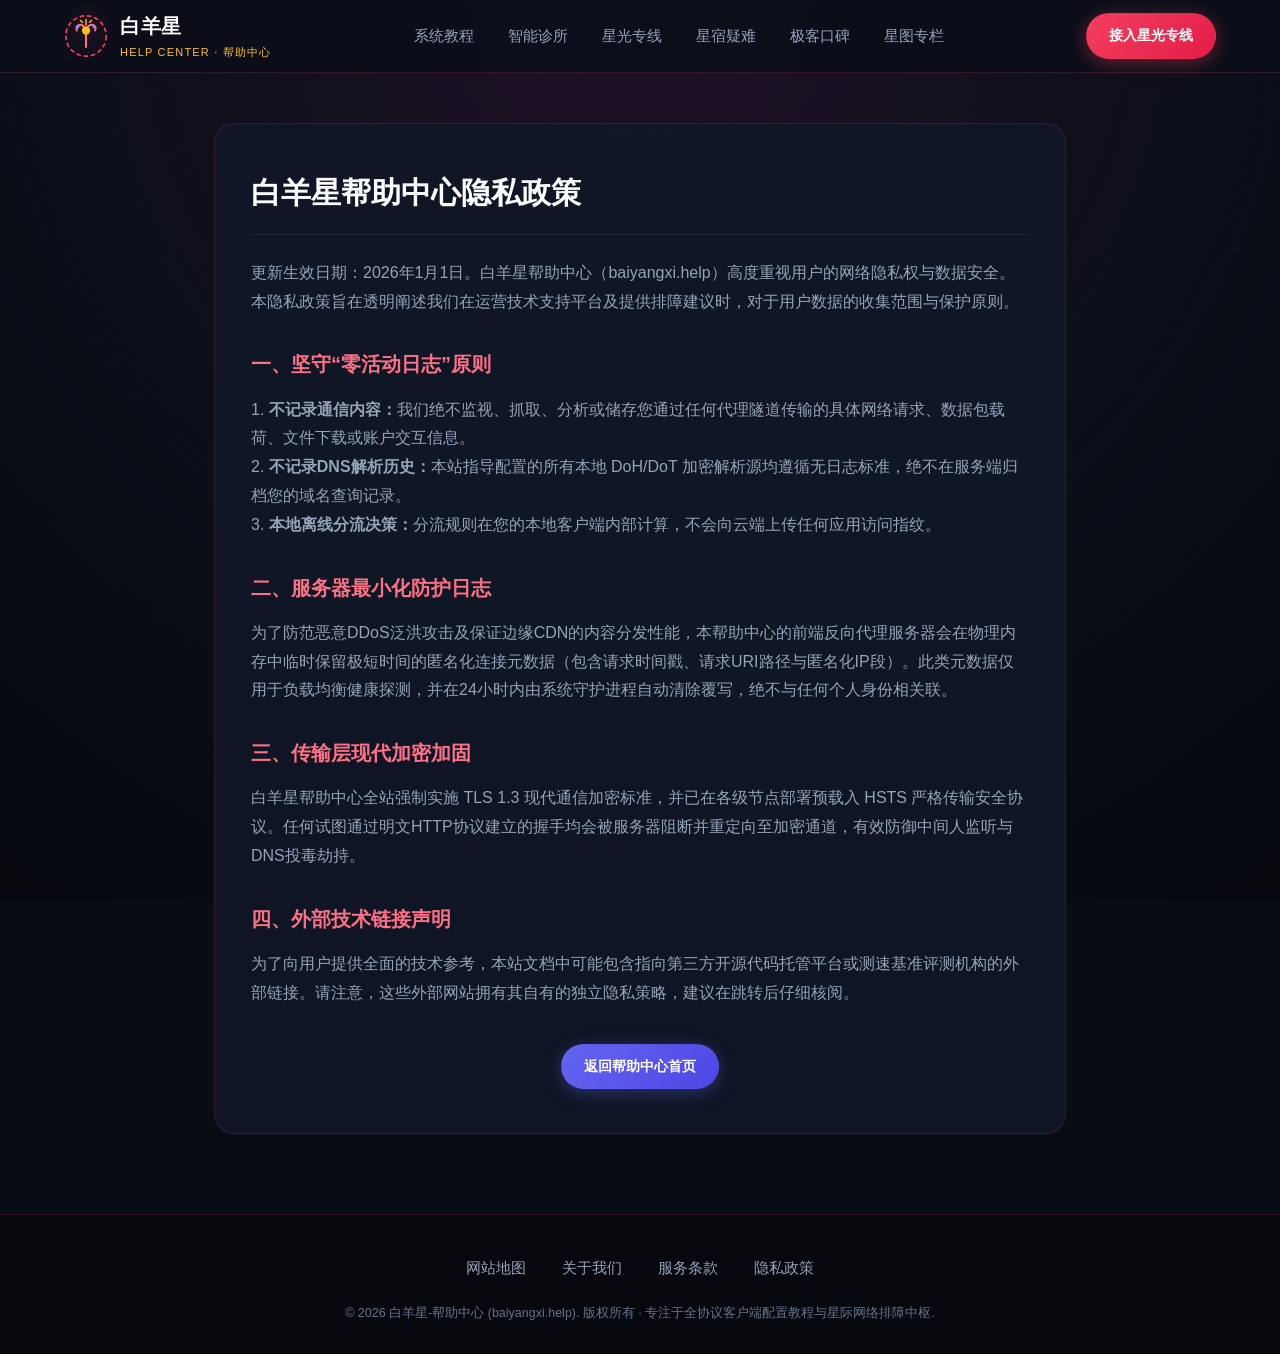
<file: privacy.html>
﻿<!DOCTYPE html>
<html lang="zh-CN">
<head>
  <meta charset="UTF-8">
  <meta name="viewport" content="width=device-width, initial-scale=1.0">
  <title>隐私政策 - 白羊星-帮助中心</title>
  <meta name="description" content="白羊星-帮助中心隐私保护政策。严格践行内存无盘运行与零用户行为日志存储，全力守护您的网络加速隐私安全，畅享极速秒开的卓越机场推荐体验。">
  <link rel="stylesheet" href="style.css">
  <link rel="canonical" href="https://baiyangxi.help/privacy.html">
  <meta property="og:type" content="website">
  <meta property="og:site_name" content="白羊星-帮助中心">
  <meta property="og:title" content="隐私政策 - 白羊星-帮助中心">
  <meta property="og:description" content="白羊星-帮助中心隐私保护政策。严格践行内存无盘运行与零用户行为日志存储，全力守护您的网络加速隐私安全，畅享极速秒开的卓越机场推荐体验。">
  <meta property="og:url" content="https://baiyangxi.help/privacy.html">
  <meta property="og:image" content="https://baiyangxi.help/og-preview.png">
  <meta property="og:locale" content="zh_CN">
</head>
<body>

  <!-- 吸顶导航栏 -->
  <header class="aries-nav">
    <div class="aries-container aries-nav-wrap">
      <a href="index.html" class="aries-logo-link" aria-label="返回首页">
        <svg class="aries-logo-svg" viewBox="0 0 48 48" fill="none" xmlns="http://www.w3.org/2000/svg">
          <circle cx="24" cy="24" r="22" stroke="#f43f5e" stroke-width="1.8" stroke-dasharray="5 3"/>
          <path d="M14 18C12 12 18 10 22 14C23 15 24 18 24 22V36" stroke="#fb7185" stroke-width="2.2" stroke-linecap="round"/>
          <path d="M34 18C36 12 30 10 26 14C25 15 24 18 24 22" stroke="#fb7185" stroke-width="2.2" stroke-linecap="round"/>
          <circle cx="24" cy="18" r="4.5" fill="#fbbf24"/>
          <circle cx="15" cy="14" r="2" fill="#818cf8"/>
          <circle cx="33" cy="14" r="2" fill="#818cf8"/>
          <path d="M24 12V6M20 9L18 7M28 9L30 7" stroke="#fbbf24" stroke-width="1.6" stroke-linecap="round"/>
        </svg>
        <div class="aries-logo-text">
          <span class="aries-logo-title">白羊星</span>
          <span class="aries-logo-sub">HELP CENTER · 帮助中心</span>
        </div>
      </a>

      <!-- 移动端汉堡切换器 -->
      <input type="checkbox" id="aries-nav-toggle" class="aries-nav-toggle" aria-label="切换移动端导航">
      <label for="aries-nav-toggle" class="aries-hamburger-label">
        <span></span>
        <span></span>
        <span></span>
      </label>

      <!-- 导航列表 -->
      <nav class="aries-nav-menu">
        <ul class="aries-nav-list">
          <li class="aries-nav-item"><a href="index.html#tutorial" aria-current="page">系统教程</a></li>
          <li class="aries-nav-item"><a href="index.html#diagnostics">智能诊所</a></li>
          <li class="aries-nav-item"><a href="index.html#pricing">星光专线</a></li>
          <li class="aries-nav-item"><a href="index.html#faq">星宿疑难</a></li>
          <li class="aries-nav-item"><a href="index.html#reviews">极客口碑</a></li>
          <li class="aries-nav-item"><a href="constellation-notes.html">星图专栏</a></li>
        </ul>
      </nav>

      <div class="aries-nav-actions">
        <a href="https://ww012.twilightaff.com/#/?code=A56DH1Af" target="_blank" rel="nofollow" class="btn-aries btn-aries-primary">接入星光专线</a>
      </div>
    </div>
  </header>

  <main class="policy-aries-page">
    <div class="policy-aries-card">
      <h1>白羊星帮助中心隐私政策</h1>
      <p>
        更新生效日期：2026年1月1日。白羊星帮助中心（baiyangxi.help）高度重视用户的网络隐私权与数据安全。本隐私政策旨在透明阐述我们在运营技术支持平台及提供排障建议时，对于用户数据的收集范围与保护原则。
      </p>

      <h2>一、坚守“零活动日志”原则</h2>
      <p>
        1. <strong>不记录通信内容：</strong>我们绝不监视、抓取、分析或储存您通过任何代理隧道传输的具体网络请求、数据包载荷、文件下载或账户交互信息。<br>
        2. <strong>不记录DNS解析历史：</strong>本站指导配置的所有本地 DoH/DoT 加密解析源均遵循无日志标准，绝不在服务端归档您的域名查询记录。<br>
        3. <strong>本地离线分流决策：</strong>分流规则在您的本地客户端内部计算，不会向云端上传任何应用访问指纹。
      </p>

      <h2>二、服务器最小化防护日志</h2>
      <p>
        为了防范恶意DDoS泛洪攻击及保证边缘CDN的内容分发性能，本帮助中心的前端反向代理服务器会在物理内存中临时保留极短时间的匿名化连接元数据（包含请求时间戳、请求URI路径与匿名化IP段）。此类元数据仅用于负载均衡健康探测，并在24小时内由系统守护进程自动清除覆写，绝不与任何个人身份相关联。
      </p>

      <h2>三、传输层现代加密加固</h2>
      <p>
        白羊星帮助中心全站强制实施 TLS 1.3 现代通信加密标准，并已在各级节点部署预载入 HSTS 严格传输安全协议。任何试图通过明文HTTP协议建立的握手均会被服务器阻断并重定向至加密通道，有效防御中间人监听与DNS投毒劫持。
      </p>

      <h2>四、外部技术链接声明</h2>
      <p>
        为了向用户提供全面的技术参考，本站文档中可能包含指向第三方开源代码托管平台或测速基准评测机构的外部链接。请注意，这些外部网站拥有其自有的独立隐私策略，建议在跳转后仔细核阅。
      </p>

      <div class="page-action-center">
        <a href="index.html" class="btn-aries btn-aries-violet">返回帮助中心首页</a>
      </div>
    </div>
  </main>

  <!-- 底部极简规范页脚：严格只有4个链接 (全中文) -->
  <footer class="aries-footer">
    <div class="aries-container">
      <ul class="aries-footer-nav">
        <li><a href="sitemap.html">网站地图</a></li>
        <li><a href="about.html">关于我们</a></li>
        <li><a href="terms.html">服务条款</a></li>
        <li><a href="privacy.html">隐私政策</a></li>
      </ul>
      <p class="aries-footer-copy">
        &copy; 2026 白羊星-帮助中心 (baiyangxi.help). 版权所有 · 专注于全协议客户端配置教程与星际网络排障中枢.
      </p>
    </div>
  </footer>

</body>
</html>
</file>
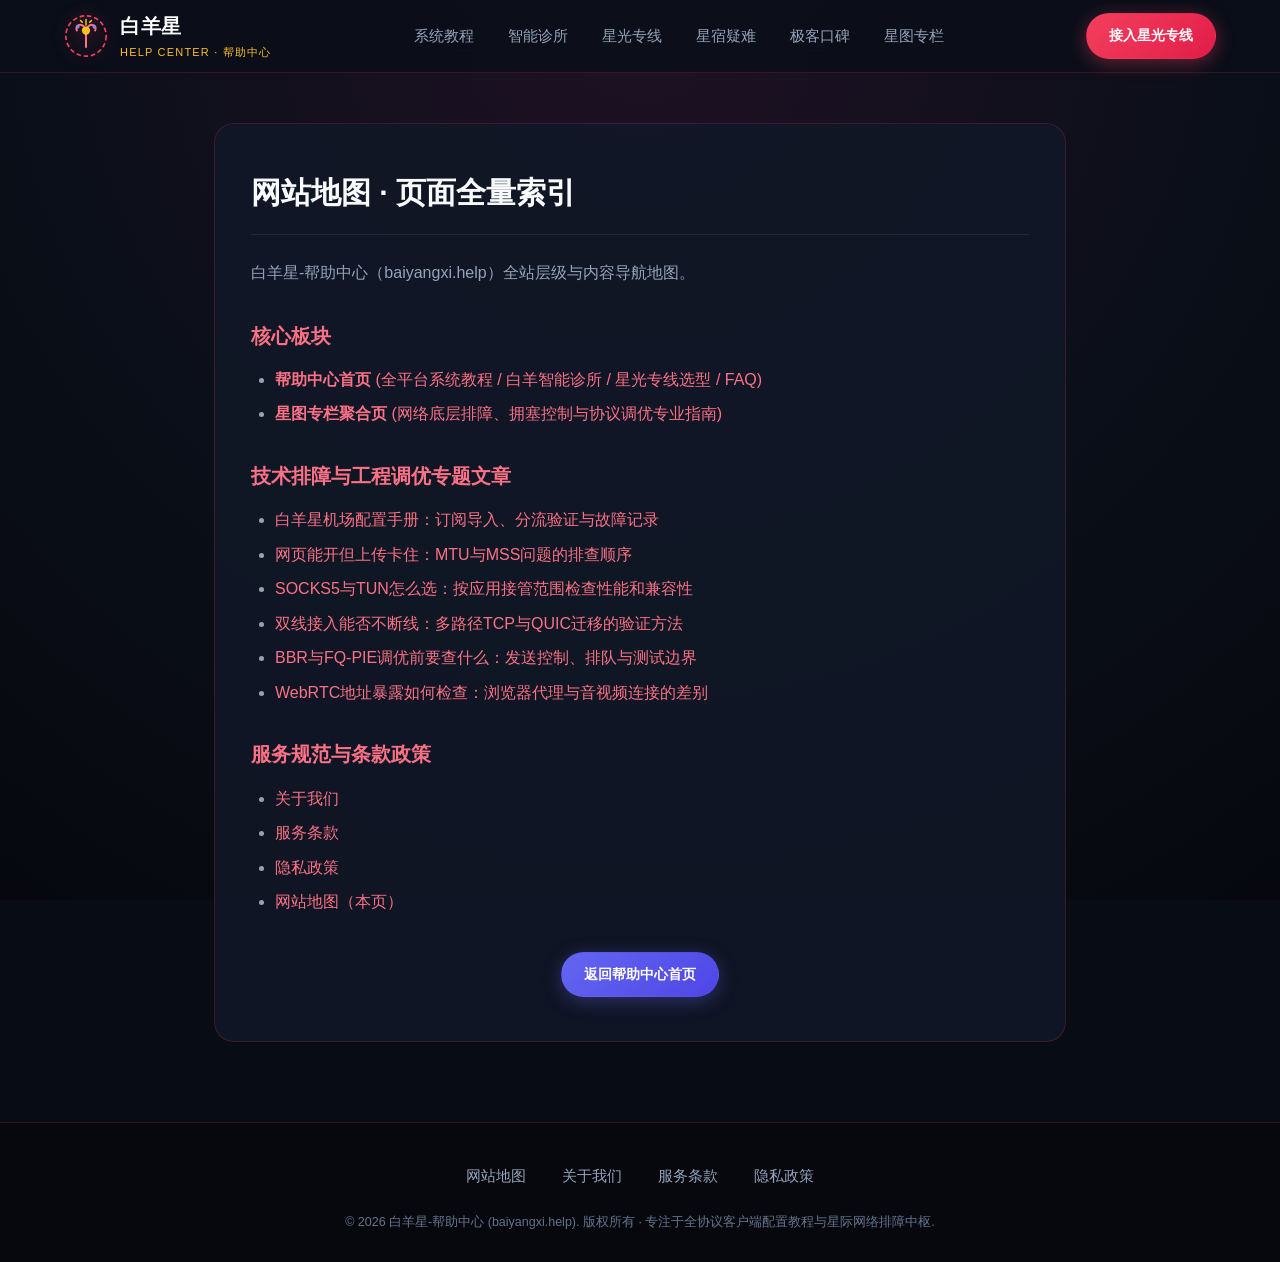
<file: sitemap.html>
﻿<!DOCTYPE html>
<html lang="zh-CN">
<head>
  <meta charset="UTF-8">
  <meta name="viewport" content="width=device-width, initial-scale=1.0">
  <title>网站地图 - 白羊星-帮助中心</title>
  <meta name="description" content="白羊星-帮助中心网站地图。为您清晰索引首页、专栏文章及服务协议页面，一键探索全链路网络加速节点，体验4K流媒体极速秒开与年度标杆机场推荐。">
  <link rel="stylesheet" href="style.css">
  <link rel="canonical" href="https://baiyangxi.help/sitemap.html">
  <meta property="og:type" content="website">
  <meta property="og:site_name" content="白羊星-帮助中心">
  <meta property="og:title" content="网站地图 - 白羊星-帮助中心">
  <meta property="og:description" content="白羊星-帮助中心网站地图。为您清晰索引首页、专栏文章及服务协议页面，一键探索全链路网络加速节点，体验4K流媒体极速秒开与年度标杆机场推荐。">
  <meta property="og:url" content="https://baiyangxi.help/sitemap.html">
  <meta property="og:image" content="https://baiyangxi.help/og-preview.png">
  <meta property="og:locale" content="zh_CN">
</head>
<body>

  <!-- 吸顶导航栏 -->
  <header class="aries-nav">
    <div class="aries-container aries-nav-wrap">
      <a href="index.html" class="aries-logo-link" aria-label="返回首页">
        <svg class="aries-logo-svg" viewBox="0 0 48 48" fill="none" xmlns="http://www.w3.org/2000/svg">
          <circle cx="24" cy="24" r="22" stroke="#f43f5e" stroke-width="1.8" stroke-dasharray="5 3"/>
          <path d="M14 18C12 12 18 10 22 14C23 15 24 18 24 22V36" stroke="#fb7185" stroke-width="2.2" stroke-linecap="round"/>
          <path d="M34 18C36 12 30 10 26 14C25 15 24 18 24 22" stroke="#fb7185" stroke-width="2.2" stroke-linecap="round"/>
          <circle cx="24" cy="18" r="4.5" fill="#fbbf24"/>
          <circle cx="15" cy="14" r="2" fill="#818cf8"/>
          <circle cx="33" cy="14" r="2" fill="#818cf8"/>
          <path d="M24 12V6M20 9L18 7M28 9L30 7" stroke="#fbbf24" stroke-width="1.6" stroke-linecap="round"/>
        </svg>
        <div class="aries-logo-text">
          <span class="aries-logo-title">白羊星</span>
          <span class="aries-logo-sub">HELP CENTER · 帮助中心</span>
        </div>
      </a>

      <!-- 移动端汉堡切换器 -->
      <input type="checkbox" id="aries-nav-toggle" class="aries-nav-toggle" aria-label="切换移动端导航">
      <label for="aries-nav-toggle" class="aries-hamburger-label">
        <span></span>
        <span></span>
        <span></span>
      </label>

      <!-- 导航列表 -->
      <nav class="aries-nav-menu">
        <ul class="aries-nav-list">
          <li class="aries-nav-item"><a href="index.html#tutorial" aria-current="page">系统教程</a></li>
          <li class="aries-nav-item"><a href="index.html#diagnostics">智能诊所</a></li>
          <li class="aries-nav-item"><a href="index.html#pricing">星光专线</a></li>
          <li class="aries-nav-item"><a href="index.html#faq">星宿疑难</a></li>
          <li class="aries-nav-item"><a href="index.html#reviews">极客口碑</a></li>
          <li class="aries-nav-item"><a href="constellation-notes.html">星图专栏</a></li>
        </ul>
      </nav>

      <div class="aries-nav-actions">
        <a href="https://ww012.twilightaff.com/#/?code=A56DH1Af" target="_blank" rel="nofollow" class="btn-aries btn-aries-primary">接入星光专线</a>
      </div>
    </div>
  </header>

  <main class="policy-aries-page">
    <div class="policy-aries-card">
      <h1>网站地图 · 页面全量索引</h1>
      <p>
        白羊星-帮助中心（baiyangxi.help）全站层级与内容导航地图。
      </p>

      <h2>核心板块</h2>
      <ul>
        <li><a href="index.html"><strong>帮助中心首页</strong> (全平台系统教程 / 白羊智能诊所 / 星光专线选型 / FAQ)</a></li>
        <li><a href="constellation-notes.html"><strong>星图专栏聚合页</strong> (网络底层排障、拥塞控制与协议调优专业指南)</a></li>
      </ul>

      <h2>技术排障与工程调优专题文章</h2>
      <ul>
        <li><a href="aries-client-handbook-routing.html">白羊星机场配置手册：订阅导入、分流验证与故障记录</a></li>
        <li><a href="mtu-mss-clamping-packet-drop.html">网页能开但上传卡住：MTU与MSS问题的排查顺序</a></li>
        <li><a href="socks5-tun-virtual-adapter-latency.html">SOCKS5与TUN怎么选：按应用接管范围检查性能和兼容性</a></li>
        <li><a href="multipath-tcp-quic-failover-benchmark.html">双线接入能否不断线：多路径TCP与QUIC迁移的验证方法</a></li>
        <li><a href="bbr-plus-fq-pie-congestion-tuning.html">BBR与FQ-PIE调优前要查什么：发送控制、排队与测试边界</a></li>
        <li><a href="nat-traversal-p2p-webrtc-leak-audit.html">WebRTC地址暴露如何检查：浏览器代理与音视频连接的差别</a></li>
      </ul>

      <h2>服务规范与条款政策</h2>
      <ul>
        <li><a href="about.html">关于我们</a></li>
        <li><a href="terms.html">服务条款</a></li>
        <li><a href="privacy.html">隐私政策</a></li>
        <li><a href="sitemap.html">网站地图（本页）</a></li>
      </ul>

      <div class="page-action-center">
        <a href="index.html" class="btn-aries btn-aries-violet">返回帮助中心首页</a>
      </div>
    </div>
  </main>

  <!-- 底部极简规范页脚：严格只有4个链接 (全中文) -->
  <footer class="aries-footer">
    <div class="aries-container">
      <ul class="aries-footer-nav">
        <li><a href="sitemap.html">网站地图</a></li>
        <li><a href="about.html">关于我们</a></li>
        <li><a href="terms.html">服务条款</a></li>
        <li><a href="privacy.html">隐私政策</a></li>
      </ul>
      <p class="aries-footer-copy">
        &copy; 2026 白羊星-帮助中心 (baiyangxi.help). 版权所有 · 专注于全协议客户端配置教程与星际网络排障中枢.
      </p>
    </div>
  </footer>

</body>
</html>
</file>
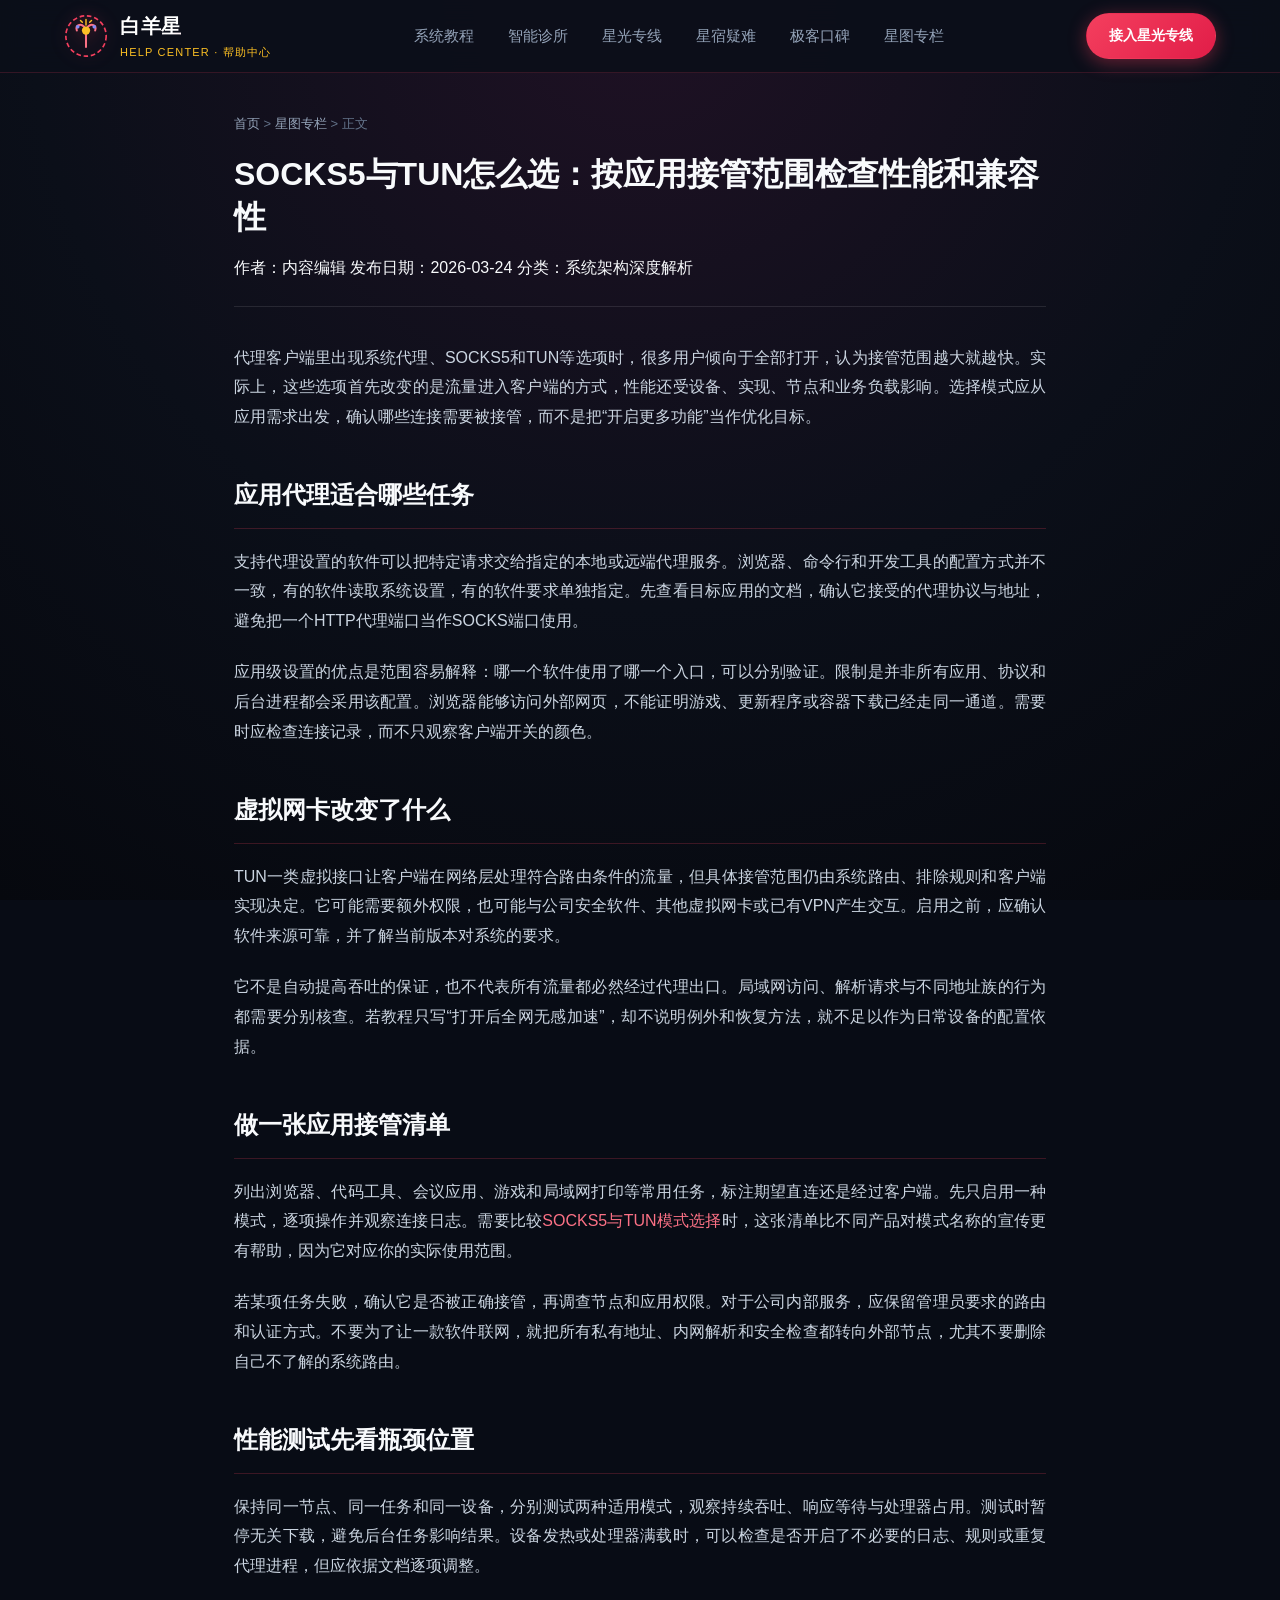
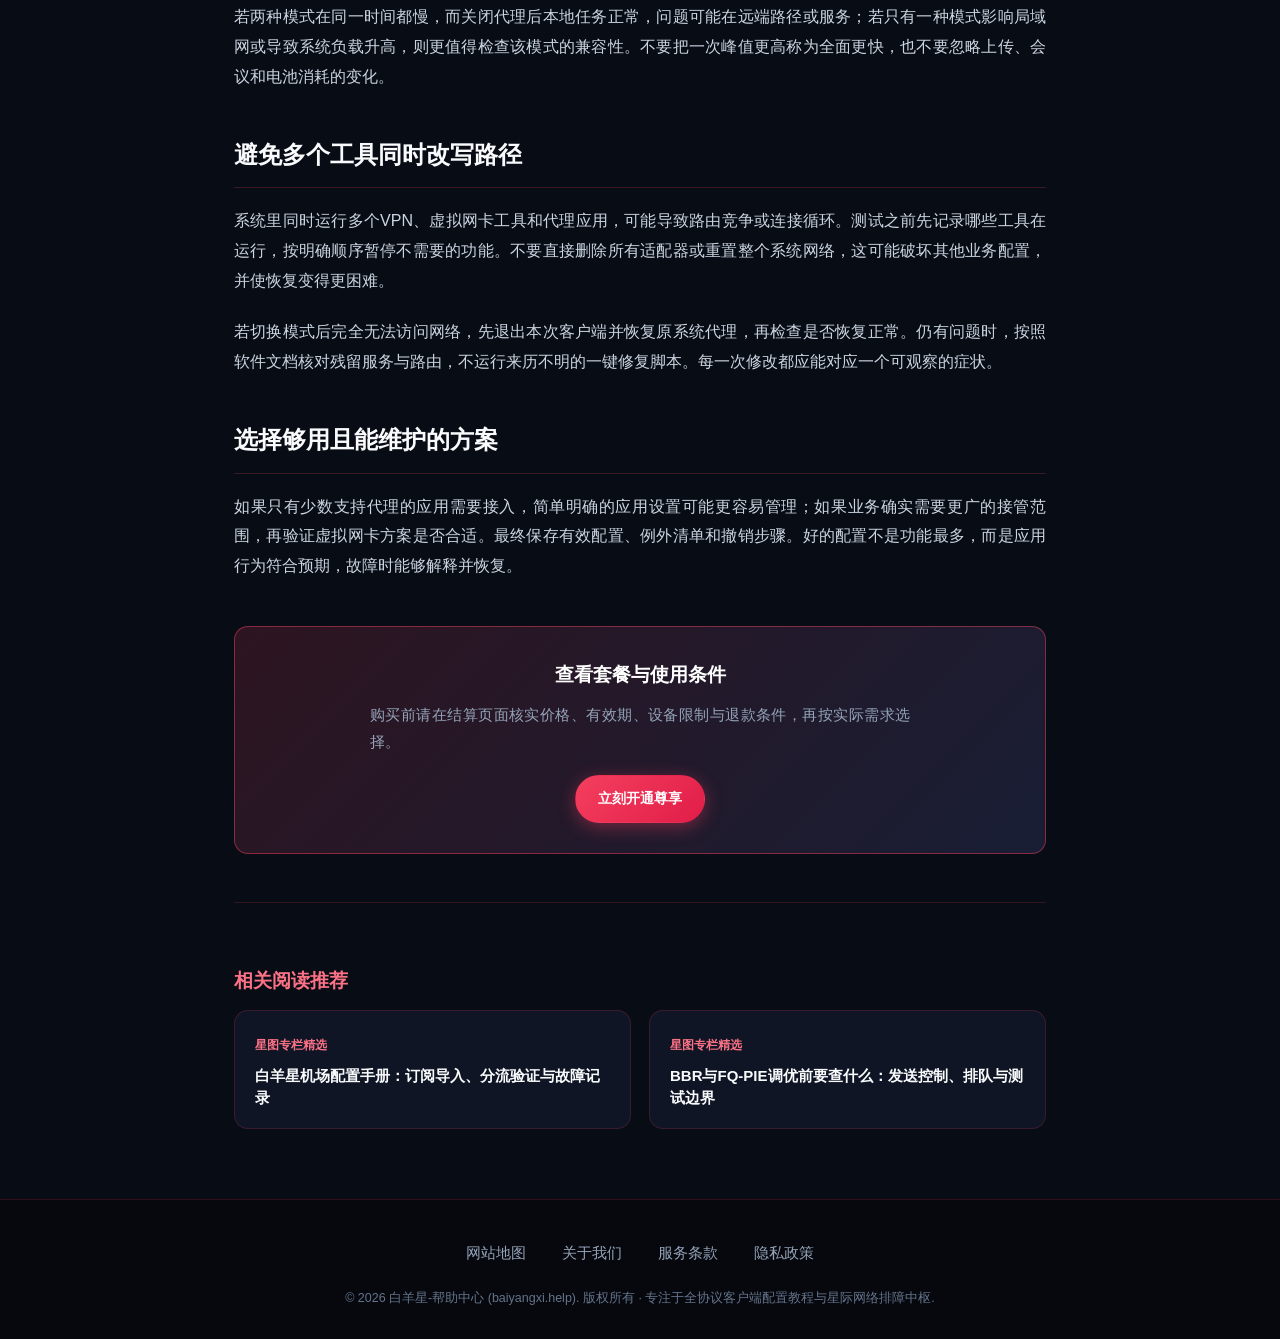
<file: socks5-tun-virtual-adapter-latency.html>
﻿<!DOCTYPE html>
<html lang="zh-CN">
<head>
  <meta charset="UTF-8">
  <meta name="viewport" content="width=device-width, initial-scale=1.0">
  <title>SOCKS5与TUN怎么选：按应用接管范围检查性能和兼容性｜白羊星</title>
  <meta name="description" content="从浏览器、终端和游戏的实际连接需求比较代理与虚拟网卡，检查路由、CPU负载及恢复方法。">
  <link rel="stylesheet" href="style.css">
  <link rel="canonical" href="https://baiyangxi.help/socks5-tun-virtual-adapter-latency.html">
  <meta property="og:type" content="article">
  <meta property="og:site_name" content="白羊星-帮助中心">
  <meta property="og:title" content="SOCKS5与TUN怎么选：按应用接管范围检查性能和兼容性｜白羊星">
  <meta property="og:description" content="从浏览器、终端和游戏的实际连接需求比较代理与虚拟网卡，检查路由、CPU负载及恢复方法。">
  <meta property="og:url" content="https://baiyangxi.help/socks5-tun-virtual-adapter-latency.html">
  <meta property="og:image" content="https://baiyangxi.help/og-preview.png">
  <meta property="og:locale" content="zh_CN">
  <script type="application/ld+json">{"@context": "https://schema.org", "@graph": [{"@type": "Article", "headline": "SOCKS5与TUN怎么选：按应用接管范围检查性能和兼容性", "description": "从浏览器、终端和游戏的实际连接需求比较代理与虚拟网卡，检查路由、CPU负载及恢复方法。", "author": {"@type": "Organization", "name": "白羊星"}, "publisher": {"@type": "Organization", "name": "白羊星-帮助中心"}, "mainEntityOfPage": "https://baiyangxi.help/socks5-tun-virtual-adapter-latency.html", "inLanguage": "zh-CN"}, {"@type": "BreadcrumbList", "itemListElement": [{"@type": "ListItem", "position": 1, "name": "首页", "item": "https://baiyangxi.help/"}, {"@type": "ListItem", "position": 2, "name": "星图专栏", "item": "https://baiyangxi.help/constellation-notes.html"}, {"@type": "ListItem", "position": 3, "name": "系统级TUN虚拟网卡与SOCKS5透明代理性能对比：如何榨干多核CPU吞吐", "item": "https://baiyangxi.help/socks5-tun-virtual-adapter-latency.html"}]}]}</script>
</head>
<body>

  <!-- 吸顶导航栏 -->
  <header class="aries-nav">
    <div class="aries-container aries-nav-wrap">
      <a href="index.html" class="aries-logo-link" aria-label="返回首页">
        <svg class="aries-logo-svg" viewBox="0 0 48 48" fill="none" xmlns="http://www.w3.org/2000/svg">
          <circle cx="24" cy="24" r="22" stroke="#f43f5e" stroke-width="1.8" stroke-dasharray="5 3"/>
          <path d="M14 18C12 12 18 10 22 14C23 15 24 18 24 22V36" stroke="#fb7185" stroke-width="2.2" stroke-linecap="round"/>
          <path d="M34 18C36 12 30 10 26 14C25 15 24 18 24 22" stroke="#fb7185" stroke-width="2.2" stroke-linecap="round"/>
          <circle cx="24" cy="18" r="4.5" fill="#fbbf24"/>
          <circle cx="15" cy="14" r="2" fill="#818cf8"/>
          <circle cx="33" cy="14" r="2" fill="#818cf8"/>
          <path d="M24 12V6M20 9L18 7M28 9L30 7" stroke="#fbbf24" stroke-width="1.6" stroke-linecap="round"/>
        </svg>
        <div class="aries-logo-text">
          <span class="aries-logo-title">白羊星</span>
          <span class="aries-logo-sub">HELP CENTER · 帮助中心</span>
        </div>
      </a>

      <!-- 移动端汉堡切换器 -->
      <input type="checkbox" id="aries-nav-toggle" class="aries-nav-toggle" aria-label="切换移动端导航">
      <label for="aries-nav-toggle" class="aries-hamburger-label">
        <span></span>
        <span></span>
        <span></span>
      </label>

      <!-- 导航列表 -->
      <nav class="aries-nav-menu">
        <ul class="aries-nav-list">
          <li class="aries-nav-item"><a href="index.html#tutorial" aria-current="page">系统教程</a></li>
          <li class="aries-nav-item"><a href="index.html#diagnostics">智能诊所</a></li>
          <li class="aries-nav-item"><a href="index.html#pricing">星光专线</a></li>
          <li class="aries-nav-item"><a href="index.html#faq">星宿疑难</a></li>
          <li class="aries-nav-item"><a href="index.html#reviews">极客口碑</a></li>
          <li class="aries-nav-item"><a href="constellation-notes.html">星图专栏</a></li>
        </ul>
      </nav>

      <div class="aries-nav-actions">
        <a href="https://ww012.twilightaff.com/#/?code=A56DH1Af" target="_blank" rel="nofollow" class="btn-aries btn-aries-primary">接入星光专线</a>
      </div>
    </div>
  </header>

  <main class="article-aries-container">
    <div class="article-aries-header">
      <div class="article-aries-breadcrumb">
        <a href="index.html">首页</a> &gt; <a href="constellation-notes.html">星图专栏</a> &gt; 正文
      </div>
      <h1 class="article-aries-headline">SOCKS5与TUN怎么选：按应用接管范围检查性能和兼容性</h1>
      <div class="article-nexus-meta">
        <span>作者：内容编辑</span>
        <span>发布日期：2026-03-24</span>
        <span>分类：系统架构深度解析</span>
      </div>
    </div>

    <article class="article-aries-body">
<p>代理客户端里出现系统代理、SOCKS5和TUN等选项时，很多用户倾向于全部打开，认为接管范围越大就越快。实际上，这些选项首先改变的是流量进入客户端的方式，性能还受设备、实现、节点和业务负载影响。选择模式应从应用需求出发，确认哪些连接需要被接管，而不是把“开启更多功能”当作优化目标。</p>
<h2>应用代理适合哪些任务</h2>
<p>支持代理设置的软件可以把特定请求交给指定的本地或远端代理服务。浏览器、命令行和开发工具的配置方式并不一致，有的软件读取系统设置，有的软件要求单独指定。先查看目标应用的文档，确认它接受的代理协议与地址，避免把一个HTTP代理端口当作SOCKS端口使用。</p>
<p>应用级设置的优点是范围容易解释：哪一个软件使用了哪一个入口，可以分别验证。限制是并非所有应用、协议和后台进程都会采用该配置。浏览器能够访问外部网页，不能证明游戏、更新程序或容器下载已经走同一通道。需要时应检查连接记录，而不只观察客户端开关的颜色。</p>
<h2>虚拟网卡改变了什么</h2>
<p>TUN一类虚拟接口让客户端在网络层处理符合路由条件的流量，但具体接管范围仍由系统路由、排除规则和客户端实现决定。它可能需要额外权限，也可能与公司安全软件、其他虚拟网卡或已有VPN产生交互。启用之前，应确认软件来源可靠，并了解当前版本对系统的要求。</p>
<p>它不是自动提高吞吐的保证，也不代表所有流量都必然经过代理出口。局域网访问、解析请求与不同地址族的行为都需要分别核查。若教程只写“打开后全网无感加速”，却不说明例外和恢复方法，就不足以作为日常设备的配置依据。</p>
<h2>做一张应用接管清单</h2>
<p>列出浏览器、代码工具、会议应用、游戏和局域网打印等常用任务，标注期望直连还是经过客户端。先只启用一种模式，逐项操作并观察连接日志。需要比较<a href="https://jichangtuijan.top/">SOCKS5与TUN模式选择</a>时，这张清单比不同产品对模式名称的宣传更有帮助，因为它对应你的实际使用范围。</p>
<p>若某项任务失败，确认它是否被正确接管，再调查节点和应用权限。对于公司内部服务，应保留管理员要求的路由和认证方式。不要为了让一款软件联网，就把所有私有地址、内网解析和安全检查都转向外部节点，尤其不要删除自己不了解的系统路由。</p>
<h2>性能测试先看瓶颈位置</h2>
<p>保持同一节点、同一任务和同一设备，分别测试两种适用模式，观察持续吞吐、响应等待与处理器占用。测试时暂停无关下载，避免后台任务影响结果。设备发热或处理器满载时，可以检查是否开启了不必要的日志、规则或重复代理进程，但应依据文档逐项调整。</p>
<p>若两种模式在同一时间都慢，而关闭代理后本地任务正常，问题可能在远端路径或服务；若只有一种模式影响局域网或导致系统负载升高，则更值得检查该模式的兼容性。不要把一次峰值更高称为全面更快，也不要忽略上传、会议和电池消耗的变化。</p>
<h2>避免多个工具同时改写路径</h2>
<p>系统里同时运行多个VPN、虚拟网卡工具和代理应用，可能导致路由竞争或连接循环。测试之前先记录哪些工具在运行，按明确顺序暂停不需要的功能。不要直接删除所有适配器或重置整个系统网络，这可能破坏其他业务配置，并使恢复变得更困难。</p>
<p>若切换模式后完全无法访问网络，先退出本次客户端并恢复原系统代理，再检查是否恢复正常。仍有问题时，按照软件文档核对残留服务与路由，不运行来历不明的一键修复脚本。每一次修改都应能对应一个可观察的症状。</p>
<h2>选择够用且能维护的方案</h2>
<p>如果只有少数支持代理的应用需要接入，简单明确的应用设置可能更容易管理；如果业务确实需要更广的接管范围，再验证虚拟网卡方案是否合适。最终保存有效配置、例外清单和撤销步骤。好的配置不是功能最多，而是应用行为符合预期，故障时能够解释并恢复。</p>
<div class="aries-cta-card">
        <h3>查看套餐与使用条件</h3>
        <p>购买前请在结算页面核实价格、有效期、设备限制与退款条件，再按实际需求选择。</p>
        <a href="https://ww012.twilightaff.com/#/?code=A56DH1Af" target="_blank" rel="nofollow" class="btn-aries btn-aries-primary">立刻开通尊享</a>
      </div>
          <!-- 相关阅读推荐 -->
      <section class="related-articles-sec">
        <h3 class="related-title">相关阅读推荐</h3>
        <div class="related-grid">
          <a href="aries-client-handbook-routing.html" class="related-card">
            <span class="related-cat">星图专栏精选</span>
            <h4 class="related-heading">白羊星机场配置手册：订阅导入、分流验证与故障记录</h4>
          </a>
          <a href="bbr-plus-fq-pie-congestion-tuning.html" class="related-card">
            <span class="related-cat">星图专栏精选</span>
            <h4 class="related-heading">BBR与FQ-PIE调优前要查什么：发送控制、排队与测试边界</h4>
          </a>
        </div>
      </section>
    </article>
  </main>

  <!-- 底部极简规范页脚：严格只有4个链接 (全中文) -->
  <footer class="aries-footer">
    <div class="aries-container">
      <ul class="aries-footer-nav">
        <li><a href="sitemap.html">网站地图</a></li>
        <li><a href="about.html">关于我们</a></li>
        <li><a href="terms.html">服务条款</a></li>
        <li><a href="privacy.html">隐私政策</a></li>
      </ul>
      <p class="aries-footer-copy">
        &copy; 2026 白羊星-帮助中心 (baiyangxi.help). 版权所有 · 专注于全协议客户端配置教程与星际网络排障中枢.
      </p>
    </div>
  </footer>

</body>
</html>
</file>
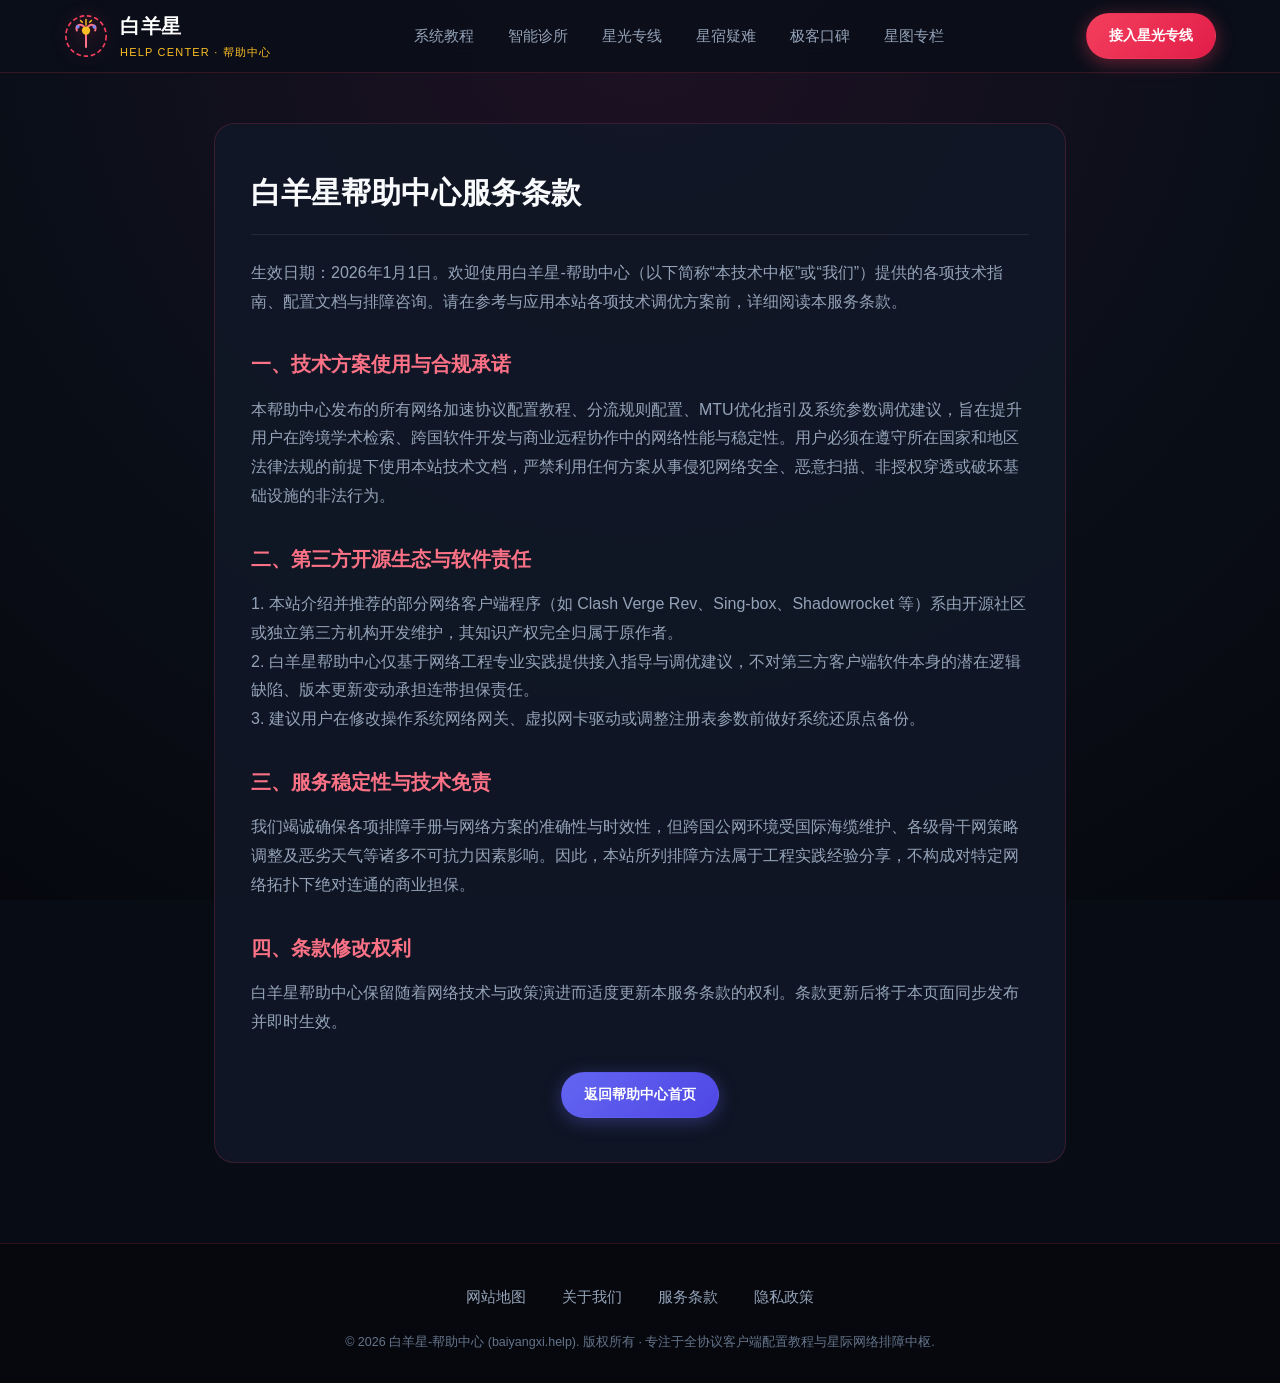
<file: terms.html>
﻿<!DOCTYPE html>
<html lang="zh-CN">
<head>
  <meta charset="UTF-8">
  <meta name="viewport" content="width=device-width, initial-scale=1.0">
  <title>服务条款 - 白羊星-帮助中心</title>
  <meta name="description" content="白羊星-帮助中心服务条款。明确用户规范、隐私保障承诺及网络加速节点合规使用准则，助您极速秒开享受安全无阻的年度出海机场推荐服务。">
  <link rel="stylesheet" href="style.css">
  <link rel="canonical" href="https://baiyangxi.help/terms.html">
  <meta property="og:type" content="website">
  <meta property="og:site_name" content="白羊星-帮助中心">
  <meta property="og:title" content="服务条款 - 白羊星-帮助中心">
  <meta property="og:description" content="白羊星-帮助中心服务条款。明确用户规范、隐私保障承诺及网络加速节点合规使用准则，助您极速秒开享受安全无阻的年度出海机场推荐服务。">
  <meta property="og:url" content="https://baiyangxi.help/terms.html">
  <meta property="og:image" content="https://baiyangxi.help/og-preview.png">
  <meta property="og:locale" content="zh_CN">
</head>
<body>

  <!-- 吸顶导航栏 -->
  <header class="aries-nav">
    <div class="aries-container aries-nav-wrap">
      <a href="index.html" class="aries-logo-link" aria-label="返回首页">
        <svg class="aries-logo-svg" viewBox="0 0 48 48" fill="none" xmlns="http://www.w3.org/2000/svg">
          <circle cx="24" cy="24" r="22" stroke="#f43f5e" stroke-width="1.8" stroke-dasharray="5 3"/>
          <path d="M14 18C12 12 18 10 22 14C23 15 24 18 24 22V36" stroke="#fb7185" stroke-width="2.2" stroke-linecap="round"/>
          <path d="M34 18C36 12 30 10 26 14C25 15 24 18 24 22" stroke="#fb7185" stroke-width="2.2" stroke-linecap="round"/>
          <circle cx="24" cy="18" r="4.5" fill="#fbbf24"/>
          <circle cx="15" cy="14" r="2" fill="#818cf8"/>
          <circle cx="33" cy="14" r="2" fill="#818cf8"/>
          <path d="M24 12V6M20 9L18 7M28 9L30 7" stroke="#fbbf24" stroke-width="1.6" stroke-linecap="round"/>
        </svg>
        <div class="aries-logo-text">
          <span class="aries-logo-title">白羊星</span>
          <span class="aries-logo-sub">HELP CENTER · 帮助中心</span>
        </div>
      </a>

      <!-- 移动端汉堡切换器 -->
      <input type="checkbox" id="aries-nav-toggle" class="aries-nav-toggle" aria-label="切换移动端导航">
      <label for="aries-nav-toggle" class="aries-hamburger-label">
        <span></span>
        <span></span>
        <span></span>
      </label>

      <!-- 导航列表 -->
      <nav class="aries-nav-menu">
        <ul class="aries-nav-list">
          <li class="aries-nav-item"><a href="index.html#tutorial" aria-current="page">系统教程</a></li>
          <li class="aries-nav-item"><a href="index.html#diagnostics">智能诊所</a></li>
          <li class="aries-nav-item"><a href="index.html#pricing">星光专线</a></li>
          <li class="aries-nav-item"><a href="index.html#faq">星宿疑难</a></li>
          <li class="aries-nav-item"><a href="index.html#reviews">极客口碑</a></li>
          <li class="aries-nav-item"><a href="constellation-notes.html">星图专栏</a></li>
        </ul>
      </nav>

      <div class="aries-nav-actions">
        <a href="https://ww012.twilightaff.com/#/?code=A56DH1Af" target="_blank" rel="nofollow" class="btn-aries btn-aries-primary">接入星光专线</a>
      </div>
    </div>
  </header>

  <main class="policy-aries-page">
    <div class="policy-aries-card">
      <h1>白羊星帮助中心服务条款</h1>
      <p>
        生效日期：2026年1月1日。欢迎使用白羊星-帮助中心（以下简称“本技术中枢”或“我们”）提供的各项技术指南、配置文档与排障咨询。请在参考与应用本站各项技术调优方案前，详细阅读本服务条款。
      </p>

      <h2>一、技术方案使用与合规承诺</h2>
      <p>
        本帮助中心发布的所有网络加速协议配置教程、分流规则配置、MTU优化指引及系统参数调优建议，旨在提升用户在跨境学术检索、跨国软件开发与商业远程协作中的网络性能与稳定性。用户必须在遵守所在国家和地区法律法规的前提下使用本站技术文档，严禁利用任何方案从事侵犯网络安全、恶意扫描、非授权穿透或破坏基础设施的非法行为。
      </p>

      <h2>二、第三方开源生态与软件责任</h2>
      <p>
        1. 本站介绍并推荐的部分网络客户端程序（如 Clash Verge Rev、Sing-box、Shadowrocket 等）系由开源社区或独立第三方机构开发维护，其知识产权完全归属于原作者。<br>
        2. 白羊星帮助中心仅基于网络工程专业实践提供接入指导与调优建议，不对第三方客户端软件本身的潜在逻辑缺陷、版本更新变动承担连带担保责任。<br>
        3. 建议用户在修改操作系统网络网关、虚拟网卡驱动或调整注册表参数前做好系统还原点备份。
      </p>

      <h2>三、服务稳定性与技术免责</h2>
      <p>
        我们竭诚确保各项排障手册与网络方案的准确性与时效性，但跨国公网环境受国际海缆维护、各级骨干网策略调整及恶劣天气等诸多不可抗力因素影响。因此，本站所列排障方法属于工程实践经验分享，不构成对特定网络拓扑下绝对连通的商业担保。
      </p>

      <h2>四、条款修改权利</h2>
      <p>
        白羊星帮助中心保留随着网络技术与政策演进而适度更新本服务条款的权利。条款更新后将于本页面同步发布并即时生效。
      </p>

      <div class="page-action-center">
        <a href="index.html" class="btn-aries btn-aries-violet">返回帮助中心首页</a>
      </div>
    </div>
  </main>

  <!-- 底部极简规范页脚：严格只有4个链接 (全中文) -->
  <footer class="aries-footer">
    <div class="aries-container">
      <ul class="aries-footer-nav">
        <li><a href="sitemap.html">网站地图</a></li>
        <li><a href="about.html">关于我们</a></li>
        <li><a href="terms.html">服务条款</a></li>
        <li><a href="privacy.html">隐私政策</a></li>
      </ul>
      <p class="aries-footer-copy">
        &copy; 2026 白羊星-帮助中心 (baiyangxi.help). 版权所有 · 专注于全协议客户端配置教程与星际网络排障中枢.
      </p>
    </div>
  </footer>

</body>
</html>
</file>
<file: style.css>
/* ==========================================================================
   baiyangxi.help - 白羊星-帮助中心 样式系统
   设计风格：炽烈星宿光芒 / 白羊座智能向导技术支持风 (Celestial Aries Astral Guide)
   主色调：深邃星夜黑 (#0b0f19) · 白羊火红/星芒玫瑰 (#f43f5e) · 星云紫电 (#818cf8) · 曜日天金 (#fbbf24)
   ========================================================================== */

:root {
  --aries-bg-deep: #080c15;
  --aries-bg-surface: #0e1424;
  --aries-bg-card: rgba(17, 24, 39, 0.85);
  --aries-bg-card-hover: rgba(28, 38, 62, 0.95);
  --aries-border-subtle: rgba(244, 63, 94, 0.18);
  --aries-border-bright: rgba(244, 63, 94, 0.48);
  --aries-border-violet: rgba(129, 140, 248, 0.45);
  --aries-primary: #f43f5e;
  --aries-primary-hover: #fb7185;
  --aries-primary-glow: rgba(244, 63, 94, 0.38);
  --aries-accent-violet: #818cf8;
  --aries-accent-amber: #fbbf24;
  --aries-text-primary: #f8fafc;
  --aries-text-secondary: #94a3b8;
  --aries-text-muted: #64748b;
  --aries-radius-sm: 8px;
  --aries-radius-md: 14px;
  --aries-radius-lg: 20px;
  --aries-radius-full: 9999px;
  --aries-shadow-card: 0 12px 32px -10px rgba(0, 0, 0, 0.65), 0 0 20px -4px rgba(244, 63, 94, 0.16);
  --aries-shadow-glow: 0 0 28px rgba(244, 63, 94, 0.32);
  --aries-transition: all 0.28s cubic-bezier(0.4, 0, 0.2, 1);
  --aries-font: -apple-system, BlinkMacSystemFont, "Segoe UI", Roboto, "PingFang SC", "Hiragino Sans GB", "Microsoft YaHei", sans-serif;
}

* {
  box-sizing: border-box;
  margin: 0;
  padding: 0;
}

html {
  scroll-behavior: smooth;
  font-family: var(--aries-font);
  background-color: var(--aries-bg-deep);
  color: var(--aries-text-primary);
  line-height: 1.66;
  -webkit-font-smoothing: antialiased;
}

body {
  position: relative;
  min-height: 100vh;
  overflow-x: hidden;
  background: radial-gradient(circle at 50% 0%, #1f1124 0%, #0b0f19 55%, #06080e 100%);
  background-attachment: fixed;
}

/* 统一超链接规范：强调整体高亮，访问前后保持一致，绝不显示默认蓝/紫 */
a {
  color: var(--aries-primary-hover);
  text-decoration: none;
  transition: var(--aries-transition);
}

a:visited {
  color: var(--aries-primary-hover);
}

a:hover, a:focus {
  color: var(--aries-accent-amber);
  text-decoration: none;
}

a:focus-visible {
  outline: 2px solid var(--aries-primary);
  outline-offset: 3px;
  border-radius: 2px;
}

img, svg {
  vertical-align: middle;
}

/* 容器与版心 */
.aries-container {
  width: 100%;
  max-width: 1200px;
  margin-left: auto;
  margin-right: auto;
  padding-left: 24px;
  padding-right: 24px;
}

/* 顶部状态公告条 */
.aries-topbar {
  background: linear-gradient(90deg, rgba(244, 63, 94, 0.2), rgba(129, 140, 248, 0.18), rgba(244, 63, 94, 0.2));
  border-bottom: 1px solid var(--aries-border-subtle);
  padding: 8px 16px;
  font-size: 13px;
  text-align: center;
  color: var(--aries-text-secondary);
}
.aries-topbar-flex {
  display: flex;
  justify-content: center;
  align-items: center;
  gap: 16px;
  flex-wrap: wrap;
}
.aries-beacon {
  display: inline-flex;
  align-items: center;
  gap: 6px;
  color: var(--aries-primary-hover);
  font-weight: 600;
}
.beacon-dot {
  width: 8px;
  height: 8px;
  background-color: var(--aries-primary);
  border-radius: 50%;
  box-shadow: 0 0 10px var(--aries-primary);
  animation: ariesPulse 2s infinite;
}
@keyframes ariesPulse {
  0%, 100% { opacity: 1; transform: scale(1); }
  50% { opacity: 0.35; transform: scale(0.85); }
}

/* 吸顶导航栏 */
.aries-nav {
  position: sticky;
  top: 0;
  z-index: 999;
  background: rgba(11, 15, 25, 0.92);
  backdrop-filter: blur(14px);
  -webkit-backdrop-filter: blur(14px);
  border-bottom: 1px solid var(--aries-border-subtle);
  transition: var(--aries-transition);
}

.aries-nav-wrap {
  display: flex;
  align-items: center;
  justify-content: space-between;
  height: 72px;
}

.aries-logo-link {
  display: flex;
  align-items: center;
  gap: 12px;
  color: var(--aries-text-primary);
}
.aries-logo-link:hover {
  color: var(--aries-text-primary);
}

.aries-logo-svg {
  width: 44px;
  height: 44px;
  filter: drop-shadow(0 0 8px var(--aries-primary-glow));
}

.aries-logo-text {
  display: flex;
  flex-direction: column;
}
.aries-logo-title {
  font-size: 20px;
  font-weight: 700;
  letter-spacing: 0.5px;
  background: linear-gradient(135deg, #ffffff 40%, #fb7185 100%);
  -webkit-background-clip: text;
  -webkit-text-fill-color: transparent;
}
.aries-logo-sub {
  font-size: 11px;
  color: var(--aries-accent-amber);
  letter-spacing: 1.2px;
  text-transform: uppercase;
}

/* 导航链接 */
.aries-nav-menu {
  display: flex;
  align-items: center;
}
.aries-nav-list {
  display: flex;
  align-items: center;
  list-style: none;
  gap: 26px;
}
.aries-nav-item a {
  color: var(--aries-text-secondary);
  font-size: 14.5px;
  font-weight: 500;
  padding: 8px 4px;
  position: relative;
}
.aries-nav-item a:hover {
  color: var(--aries-primary-hover);
}
.aries-nav-item a::after {
  content: "";
  position: absolute;
  bottom: 0;
  left: 0;
  width: 0;
  height: 2px;
  background: linear-gradient(90deg, var(--aries-primary), var(--aries-accent-violet));
  transition: width 0.25s ease;
}
.aries-nav-item a:hover::after {
  width: 100%;
}

/* 导航右侧 CTA */
.aries-nav-actions {
  display: flex;
  align-items: center;
  gap: 14px;
}

/* 按钮体系 */
.btn-aries {
  display: inline-flex;
  align-items: center;
  justify-content: center;
  padding: 10px 22px;
  border-radius: var(--aries-radius-full);
  font-size: 14px;
  font-weight: 600;
  cursor: pointer;
  transition: var(--aries-transition);
  text-decoration: none !important;
  white-space: nowrap;
  border: 1px solid transparent;
}
.btn-aries-primary {
  background: linear-gradient(135deg, #f43f5e, #e11d48);
  color: #ffffff !important;
  box-shadow: 0 4px 18px rgba(244, 63, 94, 0.4);
}
.btn-aries-primary:hover {
  background: linear-gradient(135deg, #fb7185, #f43f5e);
  box-shadow: 0 6px 24px rgba(244, 63, 94, 0.6);
  transform: translateY(-1px);
}
.btn-aries-violet {
  background: linear-gradient(135deg, #6366f1, #4f46e5);
  color: #ffffff !important;
  box-shadow: 0 4px 18px rgba(99, 102, 241, 0.35);
}
.btn-aries-violet:hover {
  background: linear-gradient(135deg, #818cf8, #6366f1);
  box-shadow: 0 6px 24px rgba(99, 102, 241, 0.55);
  transform: translateY(-1px);
}
.btn-aries-outline {
  background: rgba(17, 24, 39, 0.6);
  color: var(--aries-primary-hover) !important;
  border: 1px solid var(--aries-border-bright);
}
.btn-aries-outline:hover {
  background: rgba(244, 63, 94, 0.12);
  border-color: var(--aries-accent-amber);
  color: #ffffff !important;
  transform: translateY(-1px);
}
.btn-aries-sm {
  padding: 7px 16px;
  font-size: 13px;
}
.btn-aries-lg {
  padding: 13px 30px;
  font-size: 16px;
}

/* 移动端汉堡菜单 (纯 CSS) */
.aries-nav-toggle {
  display: none;
}
.aries-hamburger-label {
  display: none;
  width: 36px;
  height: 36px;
  flex-direction: column;
  justify-content: center;
  align-items: center;
  gap: 5px;
  cursor: pointer;
  border-radius: var(--aries-radius-sm);
  background: rgba(255, 255, 255, 0.05);
  border: 1px solid var(--aries-border-subtle);
}
.aries-hamburger-label span {
  display: block;
  width: 20px;
  height: 2px;
  background-color: var(--aries-text-primary);
  transition: var(--aries-transition);
}

/* Hero 区域：星宿引航观测台 (Aries Constellation Observatory) */
.aries-hero {
  position: relative;
  padding: 80px 0 70px;
  overflow: hidden;
}
.aries-hero-grid {
  display: grid;
  grid-template-columns: 1.15fr 0.85fr;
  align-items: center;
  gap: 48px;
}
.aries-tag-hub {
  display: inline-flex;
  align-items: center;
  gap: 8px;
  padding: 6px 16px;
  background: rgba(244, 63, 94, 0.15);
  border: 1px solid var(--aries-border-bright);
  border-radius: var(--aries-radius-full);
  font-size: 13px;
  color: var(--aries-primary-hover);
  margin-bottom: 22px;
}
.aries-tag-badge {
  background: var(--aries-accent-amber);
  color: #0b0f19;
  font-weight: 700;
  font-size: 11px;
  padding: 2px 7px;
  border-radius: var(--aries-radius-full);
}
.aries-hero-title {
  font-size: 44px;
  font-weight: 800;
  line-height: 1.22;
  letter-spacing: -0.5px;
  margin-bottom: 20px;
}
.aries-title-gradient {
  background: linear-gradient(135deg, #fca5a5 0%, #fb7185 45%, #fbbf24 100%);
  -webkit-background-clip: text;
  -webkit-text-fill-color: transparent;
}
.aries-hero-desc {
  font-size: 16.5px;
  color: var(--aries-text-secondary);
  line-height: 1.75;
  margin-bottom: 32px;
  max-width: 580px;
}
.aries-hero-cta-group {
  display: flex;
  align-items: center;
  gap: 16px;
  flex-wrap: wrap;
  margin-bottom: 36px;
}
.aries-metrics-row {
  display: flex;
  align-items: center;
  gap: 28px;
  padding-top: 24px;
  border-top: 1px solid rgba(255, 255, 255, 0.08);
}
.aries-metric-col {
  display: flex;
  flex-direction: column;
}
.aries-metric-val {
  font-size: 24px;
  font-weight: 700;
  color: var(--aries-text-primary);
}
.aries-metric-val span {
  color: var(--aries-primary-hover);
  font-size: 18px;
}
.aries-metric-lbl {
  font-size: 12px;
  color: var(--aries-text-muted);
}

/* Hero 右侧白羊星宿连线动效 SVG */
.aries-star-stage {
  position: relative;
  display: flex;
  flex-direction: column;
  justify-content: center;
  align-items: center;
}
.aries-star-svg {
  width: 100%;
  max-width: 440px;
  height: auto;
  filter: drop-shadow(0 0 34px rgba(244, 63, 94, 0.28));
}
.aries-nebula-pulse {
  transform-origin: 220px 180px;
  animation: ariesNebulaBreath 5s ease-in-out infinite;
}
@keyframes ariesNebulaBreath {
  0%, 100% { transform: scale(1); opacity: 0.7; }
  50% { transform: scale(1.08); opacity: 0.95; }
}
.aries-astrolabe-spin {
  transform-origin: 220px 180px;
  animation: astrolabeSpin 40s linear infinite;
}
@keyframes astrolabeSpin {
  from { transform: rotate(0deg); }
  to { transform: rotate(360deg); }
}
.aries-ram-horns {
  transform-origin: 220px 180px;
  animation: ramHornsGlow 4s ease-in-out infinite;
}
@keyframes ramHornsGlow {
  0%, 100% { opacity: 0.65; transform: scale(1); }
  50% { opacity: 0.95; transform: scale(1.03); }
}
.star-beam-pulse-1 {
  stroke-dasharray: 40 60;
  animation: starBeamFlow1 3s linear infinite;
}
.star-beam-pulse-2 {
  stroke-dasharray: 40 60;
  animation: starBeamFlow2 3s linear infinite 0.9s;
}
.star-beam-pulse-3 {
  stroke-dasharray: 40 60;
  animation: starBeamFlow3 3s linear infinite 1.8s;
}
@keyframes starBeamFlow1 {
  0% { stroke-dashoffset: 100; opacity: 0.3; }
  50% { opacity: 1; }
  100% { stroke-dashoffset: 0; opacity: 0.3; }
}
@keyframes starBeamFlow2 {
  0% { stroke-dashoffset: 100; opacity: 0.3; }
  50% { opacity: 1; }
  100% { stroke-dashoffset: 0; opacity: 0.3; }
}
@keyframes starBeamFlow3 {
  0% { stroke-dashoffset: 100; opacity: 0.3; }
  50% { opacity: 1; }
  100% { stroke-dashoffset: 0; opacity: 0.3; }
}
.star-pulse-ring {
  transform-origin: 210px 125px;
  animation: starPulseRing 2.4s ease-out infinite;
}
@keyframes starPulseRing {
  0% { transform: scale(0.6); opacity: 0.9; }
  100% { transform: scale(1.6); opacity: 0; }
}
.star-pulse-ring-slow {
  transform-origin: 140px 160px;
  animation: starPulseRing 3.2s ease-out infinite 0.6s;
}
.twinkle-star-a {
  animation: starTwinkle 2.5s ease-in-out infinite;
}
.twinkle-star-b {
  animation: starTwinkle 3.2s ease-in-out infinite 0.8s;
}
.twinkle-star-c {
  animation: starTwinkle 2.8s ease-in-out infinite 1.5s;
}
@keyframes starTwinkle {
  0%, 100% { opacity: 0.2; transform: scale(0.8); }
  50% { opacity: 1; transform: scale(1.4); }
}
.aries-dot-blink {
  transform-origin: 140px 393px;
  animation: ariesDotBlink 2s ease-in-out infinite;
}
@keyframes ariesDotBlink {
  0%, 100% { opacity: 1; transform: scale(1); }
  50% { opacity: 0.35; transform: scale(0.75); }
}


/* 通用 Section 头部 */
.aries-section {
  padding: 80px 0;
  position: relative;
}
.aries-sec-header {
  text-align: center;
  margin-bottom: 54px;
}
.aries-sec-pill {
  display: inline-block;
  padding: 4px 14px;
  border-radius: var(--aries-radius-full);
  background: rgba(244, 63, 94, 0.12);
  border: 1px solid var(--aries-border-subtle);
  color: var(--aries-primary-hover);
  font-size: 13px;
  font-weight: 600;
  letter-spacing: 1px;
  text-transform: uppercase;
  margin-bottom: 14px;
}
.aries-sec-title {
  font-size: 34px;
  font-weight: 700;
  letter-spacing: -0.5px;
  margin-bottom: 14px;
}
.aries-sec-desc {
  font-size: 16px;
  color: var(--aries-text-secondary);
  max-width: 620px;
  margin: 0 auto;
}

/* 系统教程四格网格 (4张) */
.tutorial-grid, .matrix-grid {
  display: grid;
  grid-template-columns: repeat(4, 1fr);
  gap: 22px;
}
.tutorial-card, .matrix-card {
  background: var(--aries-bg-card);
  border: 1px solid var(--aries-border-subtle);
  border-top: 3px solid var(--aries-primary);
  border-radius: var(--aries-radius-md);
  padding: 28px 20px;
  transition: var(--aries-transition);
}
.tutorial-card:hover, .matrix-card:hover {
  background: var(--aries-bg-card-hover);
  border-color: var(--aries-primary-hover);
  transform: translateY(-4px);
  box-shadow: var(--aries-shadow-card);
}
.tutorial-icon-box, .matrix-icon-box {
  width: 48px;
  height: 48px;
  border-radius: var(--aries-radius-sm);
  background: rgba(244, 63, 94, 0.16);
  border: 1px solid var(--aries-border-subtle);
  display: flex;
  align-items: center;
  justify-content: center;
  margin-bottom: 18px;
  color: var(--aries-primary-hover);
}
.tutorial-card-title, .matrix-card-title {
  font-size: 17.5px;
  font-weight: 700;
  margin-bottom: 10px;
}
.tutorial-card-text, .matrix-card-text {
  font-size: 13.8px;
  color: var(--aries-text-secondary);
  line-height: 1.65;
}

/* 白羊星宿智能诊所四格 (4张) */
.clinic-grid {
  display: grid;
  grid-template-columns: repeat(4, 1fr);
  gap: 22px;
}
.clinic-card {
  background: var(--aries-bg-card);
  border: 1px solid var(--aries-border-subtle);
  border-radius: var(--aries-radius-md);
  padding: 26px 20px;
  transition: var(--aries-transition);
}
.clinic-card:hover {
  border-color: var(--aries-accent-amber);
  transform: translateY(-3px);
  box-shadow: 0 0 20px rgba(251, 191, 36, 0.2);
}
.clinic-badge {
  display: inline-block;
  padding: 3px 10px;
  border-radius: var(--aries-radius-full);
  font-size: 11px;
  font-weight: 700;
  background: rgba(251, 191, 36, 0.15);
  color: var(--aries-accent-amber);
  border: 1px solid rgba(251, 191, 36, 0.4);
  margin-bottom: 14px;
}
.clinic-title {
  font-size: 17px;
  font-weight: 600;
  margin-bottom: 10px;
}
.clinic-desc {
  font-size: 13.5px;
  color: var(--aries-text-secondary);
  line-height: 1.6;
}

/* 星光专线选型对比 (3个套餐) */
.star-pricing-grid {
  display: grid;
  grid-template-columns: repeat(3, 1fr);
  gap: 28px;
  align-items: stretch;
}
.star-price-card {
  background: var(--aries-bg-card);
  border: 1px solid var(--aries-border-subtle);
  border-radius: var(--aries-radius-lg);
  padding: 38px 28px;
  position: relative;
  display: flex;
  flex-direction: column;
  transition: var(--aries-transition);
}
.star-price-card:hover {
  transform: translateY(-6px);
  box-shadow: var(--aries-shadow-card);
}
.star-price-featured {
  background: linear-gradient(180deg, rgba(244, 63, 94, 0.15) 0%, rgba(17, 24, 39, 0.95) 100%);
  border: 1.5px solid var(--aries-primary);
  box-shadow: 0 0 35px rgba(244, 63, 94, 0.25);
}
.star-price-flag {
  position: absolute;
  top: -14px;
  left: 50%;
  transform: translateX(-50%);
  background: linear-gradient(90deg, #f43f5e, #fbbf24);
  color: #0b0f19;
  padding: 4px 16px;
  border-radius: var(--aries-radius-full);
  font-size: 12px;
  font-weight: 700;
  letter-spacing: 0.5px;
}
.star-p-name {
  font-size: 20px;
  font-weight: 700;
  margin-bottom: 8px;
}
.star-p-intro {
  font-size: 13.5px;
  color: var(--aries-text-muted);
  margin-bottom: 24px;
  min-height: 40px;
}
.star-p-box {
  display: flex;
  align-items: baseline;
  gap: 4px;
  margin-bottom: 26px;
}
.star-p-curr {
  font-size: 20px;
  color: var(--aries-primary-hover);
  font-weight: 600;
}
.star-p-val {
  font-size: 44px;
  font-weight: 800;
  color: var(--aries-text-primary);
}
.star-p-period {
  font-size: 14px;
  color: var(--aries-text-muted);
}
.star-p-list {
  list-style: none;
  margin-bottom: 32px;
  flex-grow: 1;
}
.star-p-list li {
  display: flex;
  align-items: center;
  gap: 10px;
  font-size: 14px;
  color: var(--aries-text-secondary);
  padding: 8px 0;
  border-bottom: 1px solid rgba(255, 255, 255, 0.05);
}
.star-p-list li svg {
  width: 16px;
  height: 16px;
  color: var(--aries-primary-hover);
  flex-shrink: 0;
}
.star-p-action {
  margin-top: auto;
}
.star-p-action .btn-aries {
  width: 100%;
}

/* FAQ 常见问答 (4个) */
.aries-faq-grid {
  display: grid;
  grid-template-columns: repeat(2, 1fr);
  gap: 24px;
}
details.aries-faq-box {
  background: var(--aries-bg-card);
  border: 1px solid var(--aries-border-subtle);
  border-radius: var(--aries-radius-md);
  padding: 22px 26px;
  transition: var(--aries-transition);
  cursor: pointer;
}
details.aries-faq-box:hover, details.aries-faq-box[open] {
  border-color: var(--aries-border-bright);
}
summary.aries-faq-q {
  list-style: none;
  cursor: pointer;
  display: flex;
  align-items: center;
  justify-content: space-between;
  gap: 12px;
  font-size: 16.5px;
  font-weight: 600;
  color: var(--aries-text-primary);
  user-select: none;
}
summary.aries-faq-q::-webkit-details-marker {
  display: none;
}
.aries-faq-q-text {
  display: flex;
  align-items: center;
  gap: 10px;
  flex: 1;
}
.aries-faq-badge {
  color: var(--aries-primary-hover);
  font-weight: 700;
  font-size: 17px;
}
.aries-faq-arrow {
  font-size: 11px;
  color: var(--aries-primary-hover);
  transition: transform 0.25s ease;
}
details[open] .aries-faq-arrow {
  transform: rotate(180deg);
}
details.aries-faq-box .aries-faq-a {
  margin-top: 14px;
  font-size: 14px;
  color: var(--aries-text-secondary);
  line-height: 1.7;
  padding-left: 24px;
}

.page-action-center {
  margin-top: 36px;
  text-align: center;
}
.table-row-alt {
  background: rgba(14, 20, 36, 0.45);
}
.text-primary {
  color: var(--aries-primary-hover);
}

/* 极客与团队口碑 (3位用户) */
.reviews-grid {
  display: grid;
  grid-template-columns: repeat(3, 1fr);
  gap: 24px;
}
.review-card {
  background: var(--aries-bg-card);
  border: 1px solid var(--aries-border-subtle);
  border-radius: var(--aries-radius-md);
  padding: 26px 22px;
  display: flex;
  flex-direction: column;
  justify-content: space-between;
  transition: var(--aries-transition);
}
.review-card:hover {
  border-color: var(--aries-border-bright);
  transform: translateY(-3px);
}
.review-quote {
  font-size: 13.8px;
  color: var(--aries-text-secondary);
  line-height: 1.7;
  margin-bottom: 18px;
}
.review-user {
  display: flex;
  align-items: center;
  gap: 12px;
  padding-top: 14px;
  border-top: 1px solid rgba(255, 255, 255, 0.06);
}
.review-avatar {
  width: 36px;
  height: 36px;
  border-radius: 50%;
  background: linear-gradient(135deg, var(--aries-primary), var(--aries-accent-violet));
  display: flex;
  align-items: center;
  justify-content: center;
  font-weight: 700;
  font-size: 14px;
  color: #ffffff;
}
.review-name {
  font-size: 14px;
  font-weight: 600;
  color: var(--aries-text-primary);
}
.review-role {
  font-size: 12px;
  color: var(--aries-text-muted);
}

/* 底部极简规范页脚：严格只有4个链接 (全中文) */
.aries-footer {
  background: #06080e;
  border-top: 1px solid var(--aries-border-subtle);
  padding: 40px 0 30px;
  margin-top: 60px;
}
.aries-footer-nav {
  display: flex;
  justify-content: center;
  align-items: center;
  list-style: none;
  gap: 36px;
  margin-bottom: 22px;
  flex-wrap: wrap;
}
.aries-footer-nav a {
  color: var(--aries-text-secondary);
  font-size: 14.5px;
  font-weight: 500;
  transition: var(--aries-transition);
}
.aries-footer-nav a:hover {
  color: var(--aries-primary-hover);
}
.aries-footer-copy {
  text-align: center;
  font-size: 12.5px;
  color: var(--aries-text-muted);
}

/* 资讯聚合页专属样式 */
.notes-header {
  padding: 60px 0 40px;
  text-align: center;
}
.notes-grid {
  display: grid;
  grid-template-columns: repeat(3, 1fr);
  gap: 28px;
  margin-bottom: 60px;
}
.notes-card {
  background: var(--aries-bg-card);
  border: 1px solid var(--aries-border-subtle);
  border-radius: var(--aries-radius-md);
  padding: 28px 24px;
  display: flex;
  flex-direction: column;
  transition: var(--aries-transition);
}
.notes-card:hover {
  border-color: var(--aries-primary);
  transform: translateY(-4px);
  box-shadow: var(--aries-shadow-card);
}
.notes-card-meta {
  display: flex;
  align-items: center;
  gap: 12px;
  font-size: 12px;
  color: var(--aries-text-muted);
  margin-bottom: 14px;
}
.notes-card-tag {
  background: rgba(244, 63, 94, 0.16);
  color: var(--aries-primary-hover);
  padding: 2px 8px;
  border-radius: var(--aries-radius-sm);
  font-weight: 600;
}
.notes-card-title {
  font-size: 18px;
  font-weight: 700;
  line-height: 1.45;
  margin-bottom: 14px;
  color: var(--aries-text-primary);
}
.notes-card:hover .notes-card-title {
  color: var(--aries-primary-hover);
}
.notes-card-excerpt {
  font-size: 14px;
  color: var(--aries-text-secondary);
  line-height: 1.68;
  margin-bottom: 20px;
  flex-grow: 1;
}
.notes-card-readmore {
  display: inline-flex;
  align-items: center;
  gap: 6px;
  font-size: 13.5px;
  font-weight: 600;
  color: var(--aries-primary-hover);
}
.notes-card:hover .notes-card-readmore {
  color: var(--aries-accent-amber);
}

/* 独立文章详情排版 */
.article-aries-container {
  max-width: 860px;
  margin: 40px auto 70px;
  padding: 0 24px;
}
.article-aries-header {
  margin-bottom: 36px;
  padding-bottom: 24px;
  border-bottom: 1px solid rgba(255, 255, 255, 0.1);
}
.article-aries-breadcrumb {
  font-size: 13px;
  color: var(--aries-text-muted);
  margin-bottom: 18px;
}
.article-aries-breadcrumb a {
  color: var(--aries-text-secondary);
}
.article-aries-breadcrumb a:hover {
  color: var(--aries-primary-hover);
}
.article-aries-headline {
  font-size: 32px;
  font-weight: 800;
  line-height: 1.35;
  margin-bottom: 16px;
  color: var(--aries-text-primary);
}
.article-aries-meta {
  display: flex;
  align-items: center;
  gap: 18px;
  font-size: 13px;
  color: var(--aries-text-muted);
  flex-wrap: wrap;
}
.article-aries-meta span {
  display: inline-flex;
  align-items: center;
  gap: 6px;
}
.article-aries-body {
  font-size: 16px;
  color: #cbd5e1;
  line-height: 1.85;
}
.article-aries-body h2 {
  font-size: 24px;
  font-weight: 700;
  color: var(--aries-text-primary);
  margin: 42px 0 18px;
  padding-bottom: 10px;
  border-bottom: 1px solid rgba(244, 63, 94, 0.22);
}
.article-aries-body h3 {
  font-size: 19px;
  font-weight: 600;
  color: var(--aries-primary-hover);
  margin: 28px 0 12px;
}
.article-aries-body p {
  margin-bottom: 22px;
  text-align: justify;
}
.article-aries-body ul, .article-aries-body ol {
  margin: 18px 0 24px 24px;
  color: var(--aries-text-secondary);
}
.article-aries-body li {
  margin-bottom: 8px;
}
.aries-cta-card {
  background: linear-gradient(135deg, rgba(244, 63, 94, 0.16), rgba(129, 140, 248, 0.14));
  border: 1px solid var(--aries-border-bright);
  border-radius: var(--aries-radius-md);
  padding: 30px 24px;
  margin: 45px 0 20px;
  text-align: center;
}
.aries-cta-card h3 {
  color: #ffffff;
  margin-top: 0;
  margin-bottom: 10px;
}
.aries-cta-card p {
  color: var(--aries-text-secondary);
  max-width: 540px;
  margin: 0 auto 20px;
  font-size: 14.5px;
}

/* 条款与政策排版 */
.policy-aries-page {
  max-width: 900px;
  margin: 50px auto 80px;
  padding: 0 24px;
}
.policy-aries-card {
  background: var(--aries-bg-card);
  border: 1px solid var(--aries-border-subtle);
  border-radius: var(--aries-radius-lg);
  padding: 44px 36px;
}
.policy-aries-card h1 {
  font-size: 30px;
  font-weight: 700;
  margin-bottom: 24px;
  color: var(--aries-text-primary);
  border-bottom: 1px solid rgba(255, 255, 255, 0.08);
  padding-bottom: 16px;
}
.policy-aries-card h2 {
  font-size: 20px;
  color: var(--aries-primary-hover);
  margin: 32px 0 14px;
}
.policy-aries-card p {
  color: var(--aries-text-secondary);
  line-height: 1.8;
  margin-bottom: 18px;
}
.policy-aries-card ul {
  margin: 14px 0 22px 24px;
  color: var(--aries-text-secondary);
}
.policy-aries-card li {
  margin-bottom: 8px;
}

/* 响应式断点 */
@media (max-width: 1024px) {
  .matrix-grid, .clinic-grid {
    grid-template-columns: repeat(2, 1fr);
  }
  .star-pricing-grid, .notes-grid, .reviews-grid {
    grid-template-columns: repeat(2, 1fr);
  }
}

@media (max-width: 768px) {
  .aries-hamburger-label {
    display: flex;
  }
  .aries-nav-menu {
    position: absolute;
    top: 72px;
    left: 0;
    width: 100%;
    background: rgba(11, 15, 25, 0.98);
    border-bottom: 1px solid var(--aries-border-subtle);
    padding: 20px 24px;
    display: none;
    flex-direction: column;
    align-items: flex-start;
  }
  .aries-nav-list {
    flex-direction: column;
    align-items: flex-start;
    gap: 16px;
    width: 100%;
  }
  .aries-nav-toggle:checked ~ .aries-nav-menu {
    display: flex;
  }
  .aries-hero-grid {
    grid-template-columns: 1fr;
    gap: 40px;
    text-align: center;
  }
  .aries-hero-desc {
    margin-left: auto;
    margin-right: auto;
  }
  .aries-hero-cta-group {
    justify-content: center;
  }
  .aries-metrics-row {
    justify-content: center;
  }
  .matrix-grid, .clinic-grid, .star-pricing-grid, .aries-faq-grid, .notes-grid, .reviews-grid {
    grid-template-columns: 1fr;
  }
  .policy-aries-card {
    padding: 28px 20px;
  }
}


/* 相关阅读推荐 */
.related-articles-sec {
  margin-top: 48px;
  padding-top: 32px;
  border-top: 1px solid var(--aries-border-subtle);
}
.related-title {
  font-size: 20px;
  font-weight: 700;
  margin-bottom: 20px;
  color: var(--aries-text-primary);
}
.related-grid {
  display: grid;
  grid-template-columns: repeat(2, 1fr);
  gap: 18px;
}
.related-card {
  display: block;
  background: var(--aries-bg-card);
  border: 1px solid var(--aries-border-subtle);
  border-radius: var(--aries-radius-md);
  padding: 18px 20px;
  text-decoration: none;
  transition: var(--aries-transition);
}
.related-card:hover {
  border-color: var(--aries-border-bright);
  transform: translateY(-2px);
}
.related-cat {
  font-size: 12px;
  font-weight: 600;
  color: var(--aries-primary-hover);
  display: inline-block;
  margin-bottom: 8px;
}
.related-heading {
  font-size: 15px;
  font-weight: 600;
  color: var(--aries-text-primary);
  line-height: 1.5;
  margin: 0;
}
</file>
